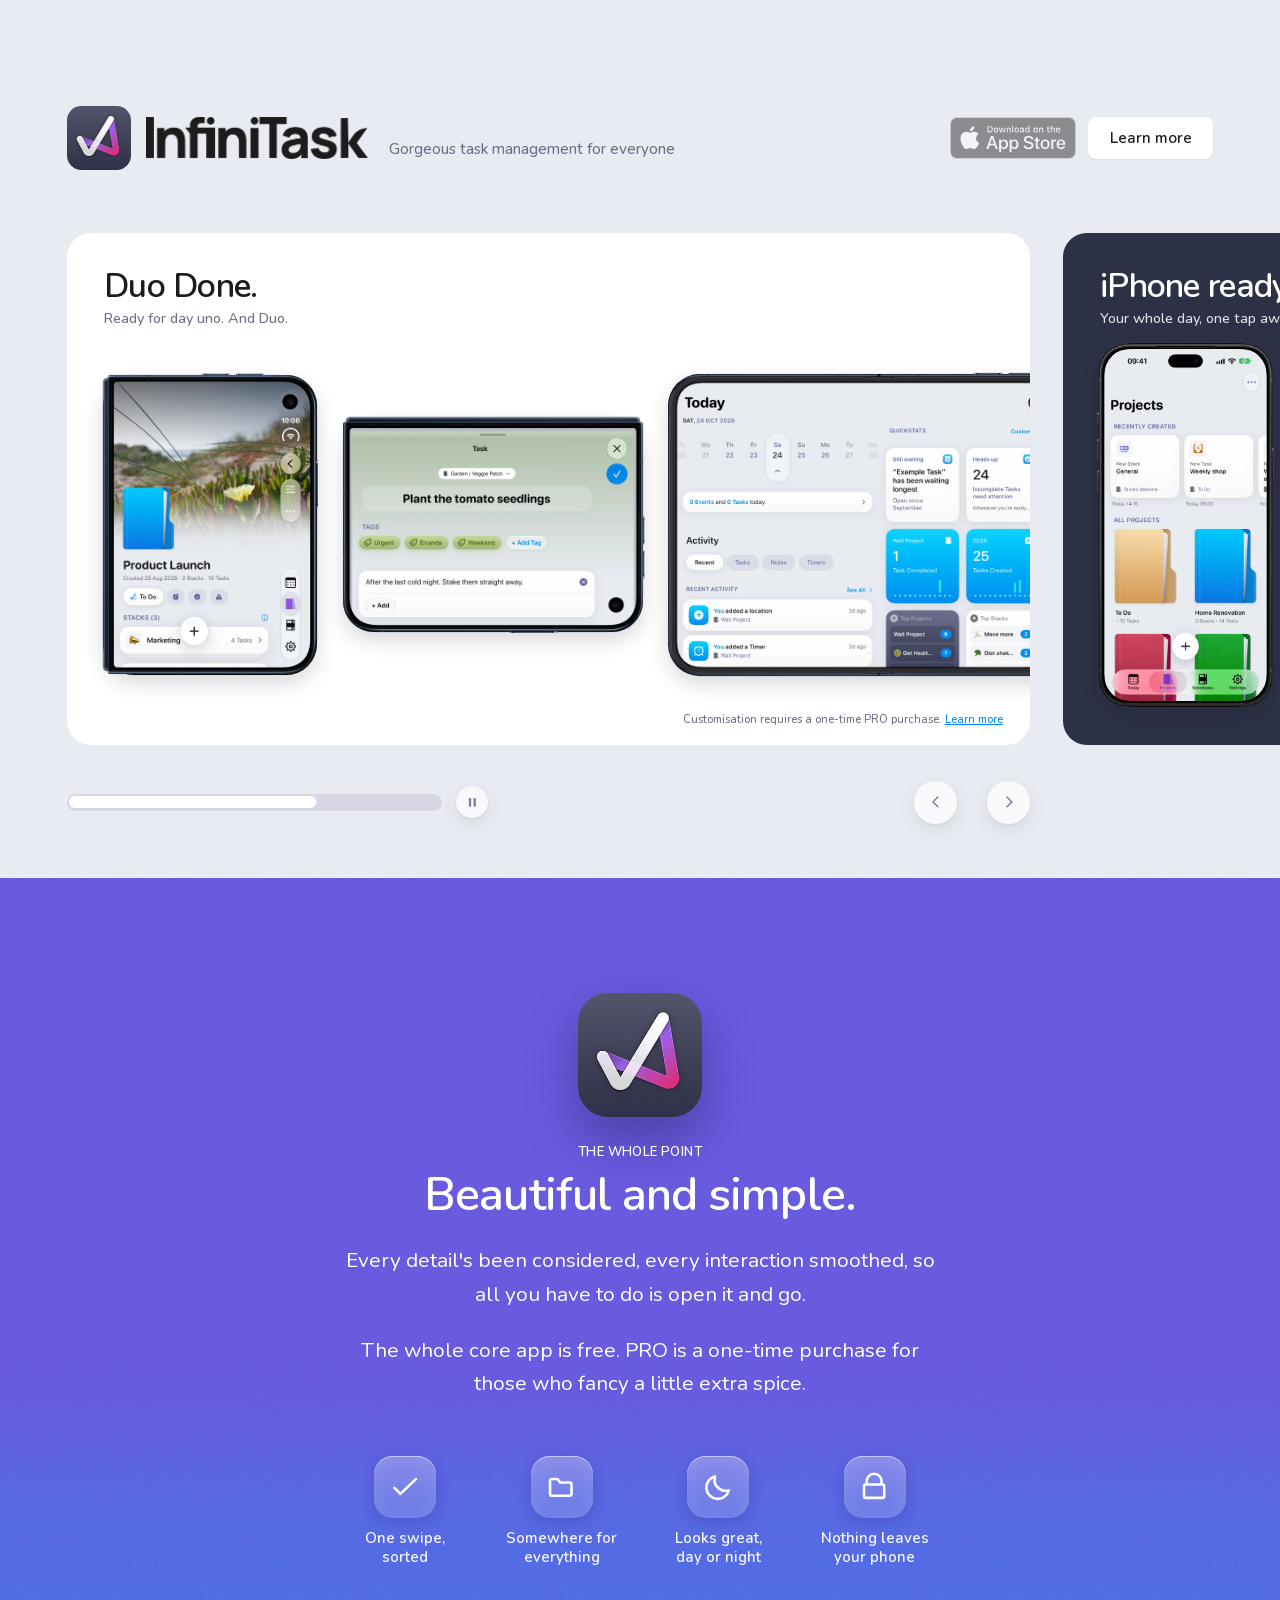
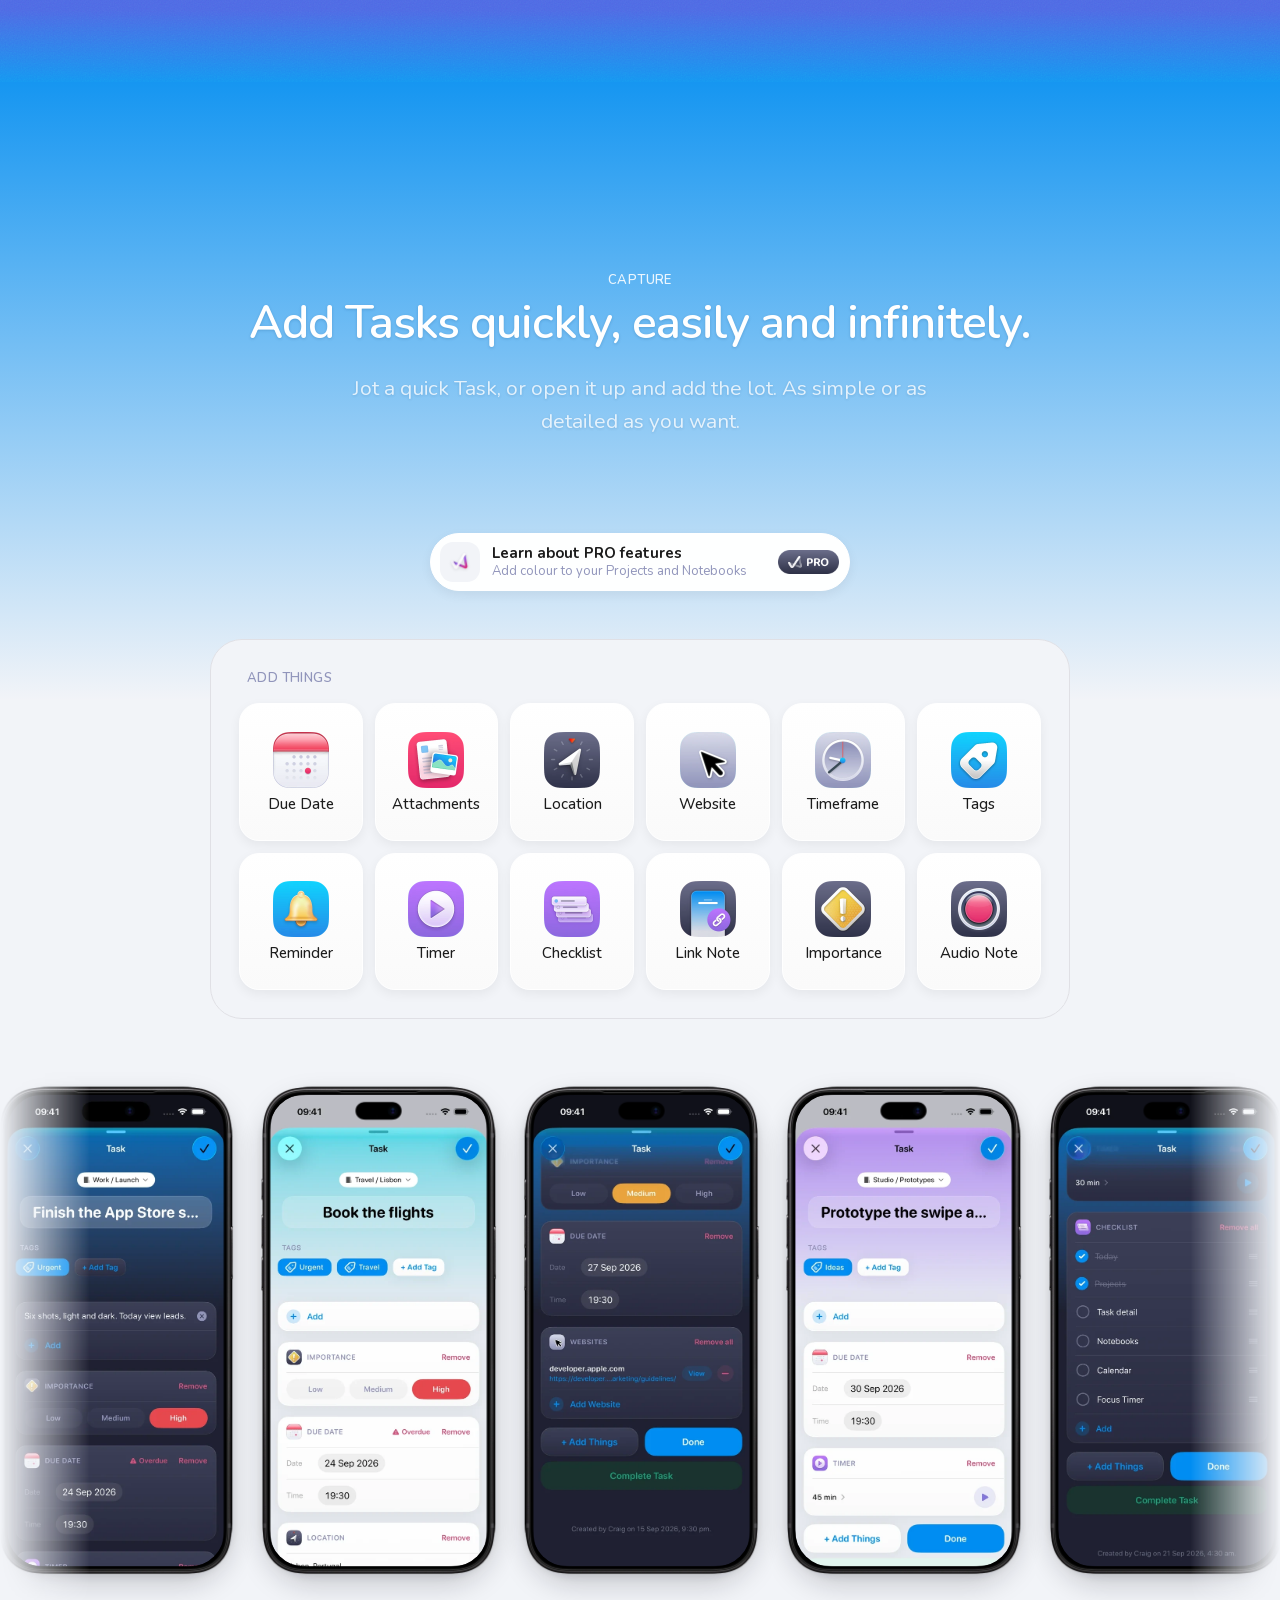
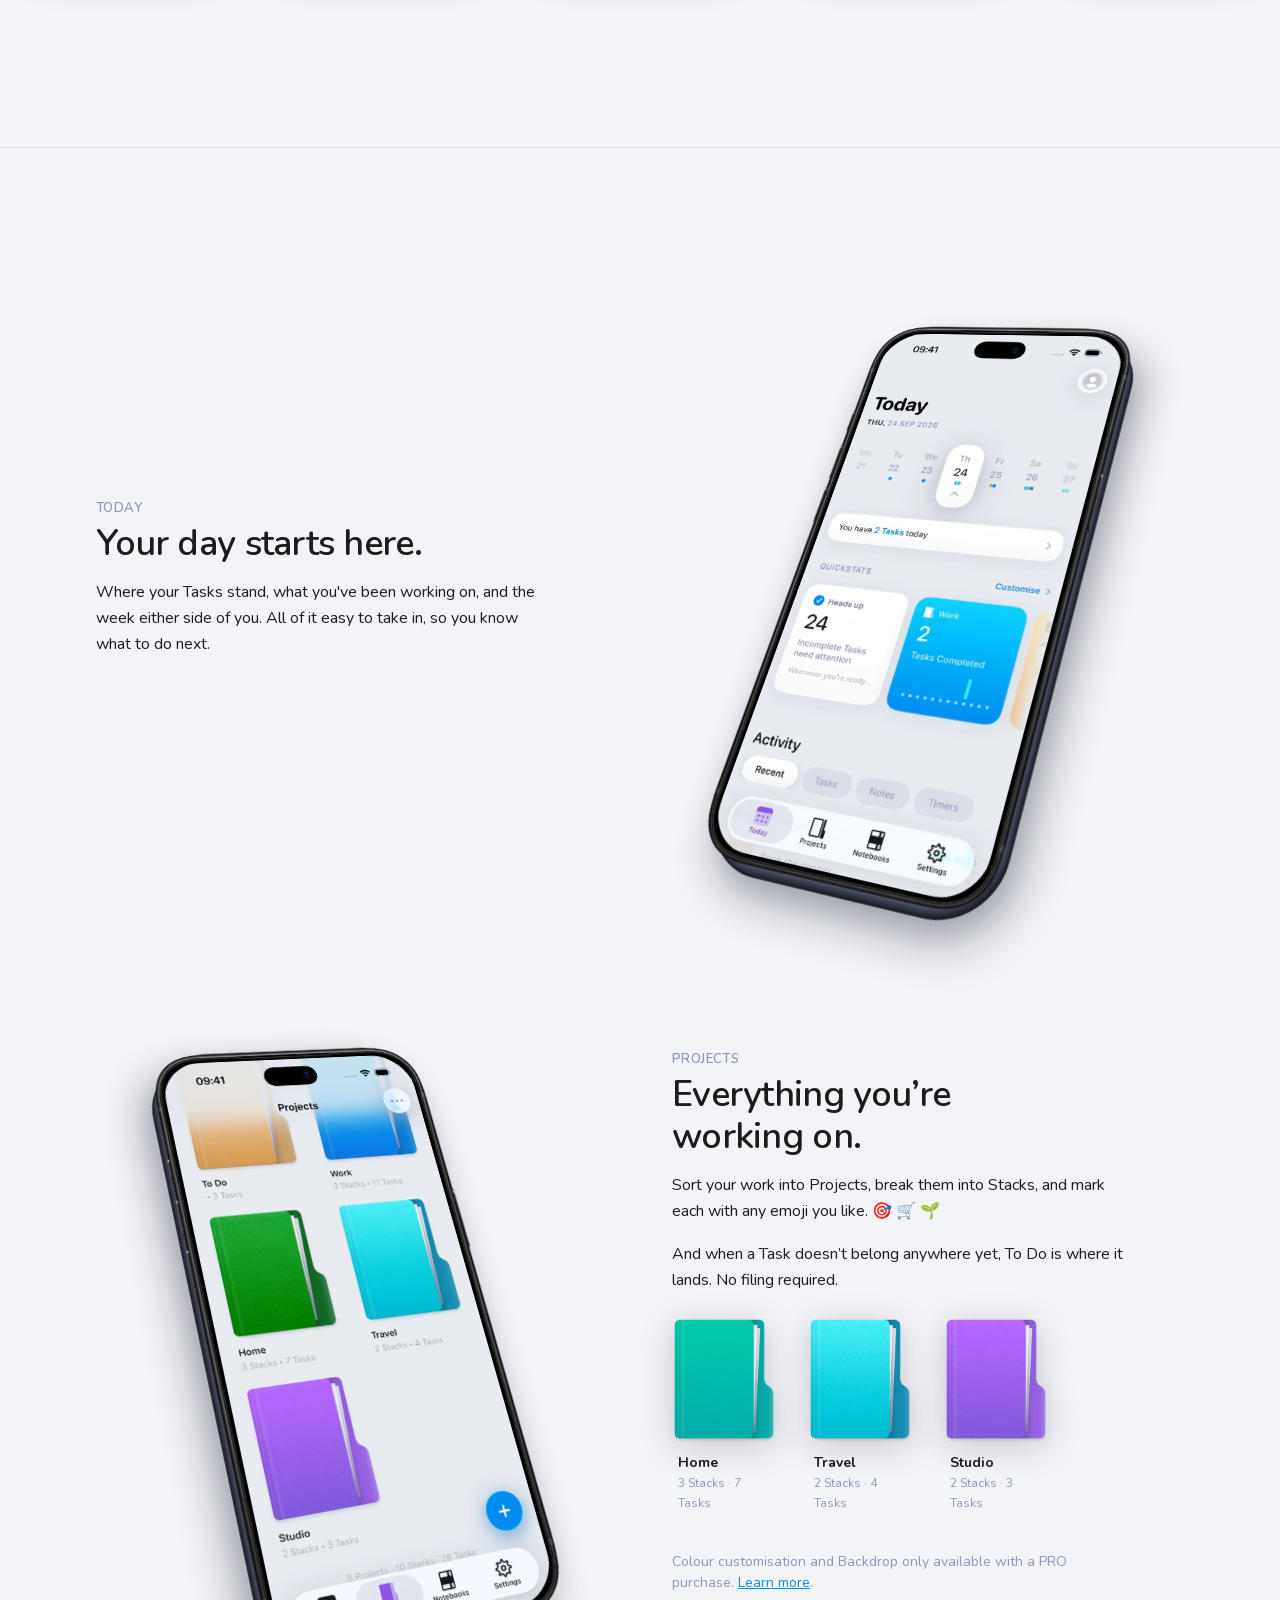
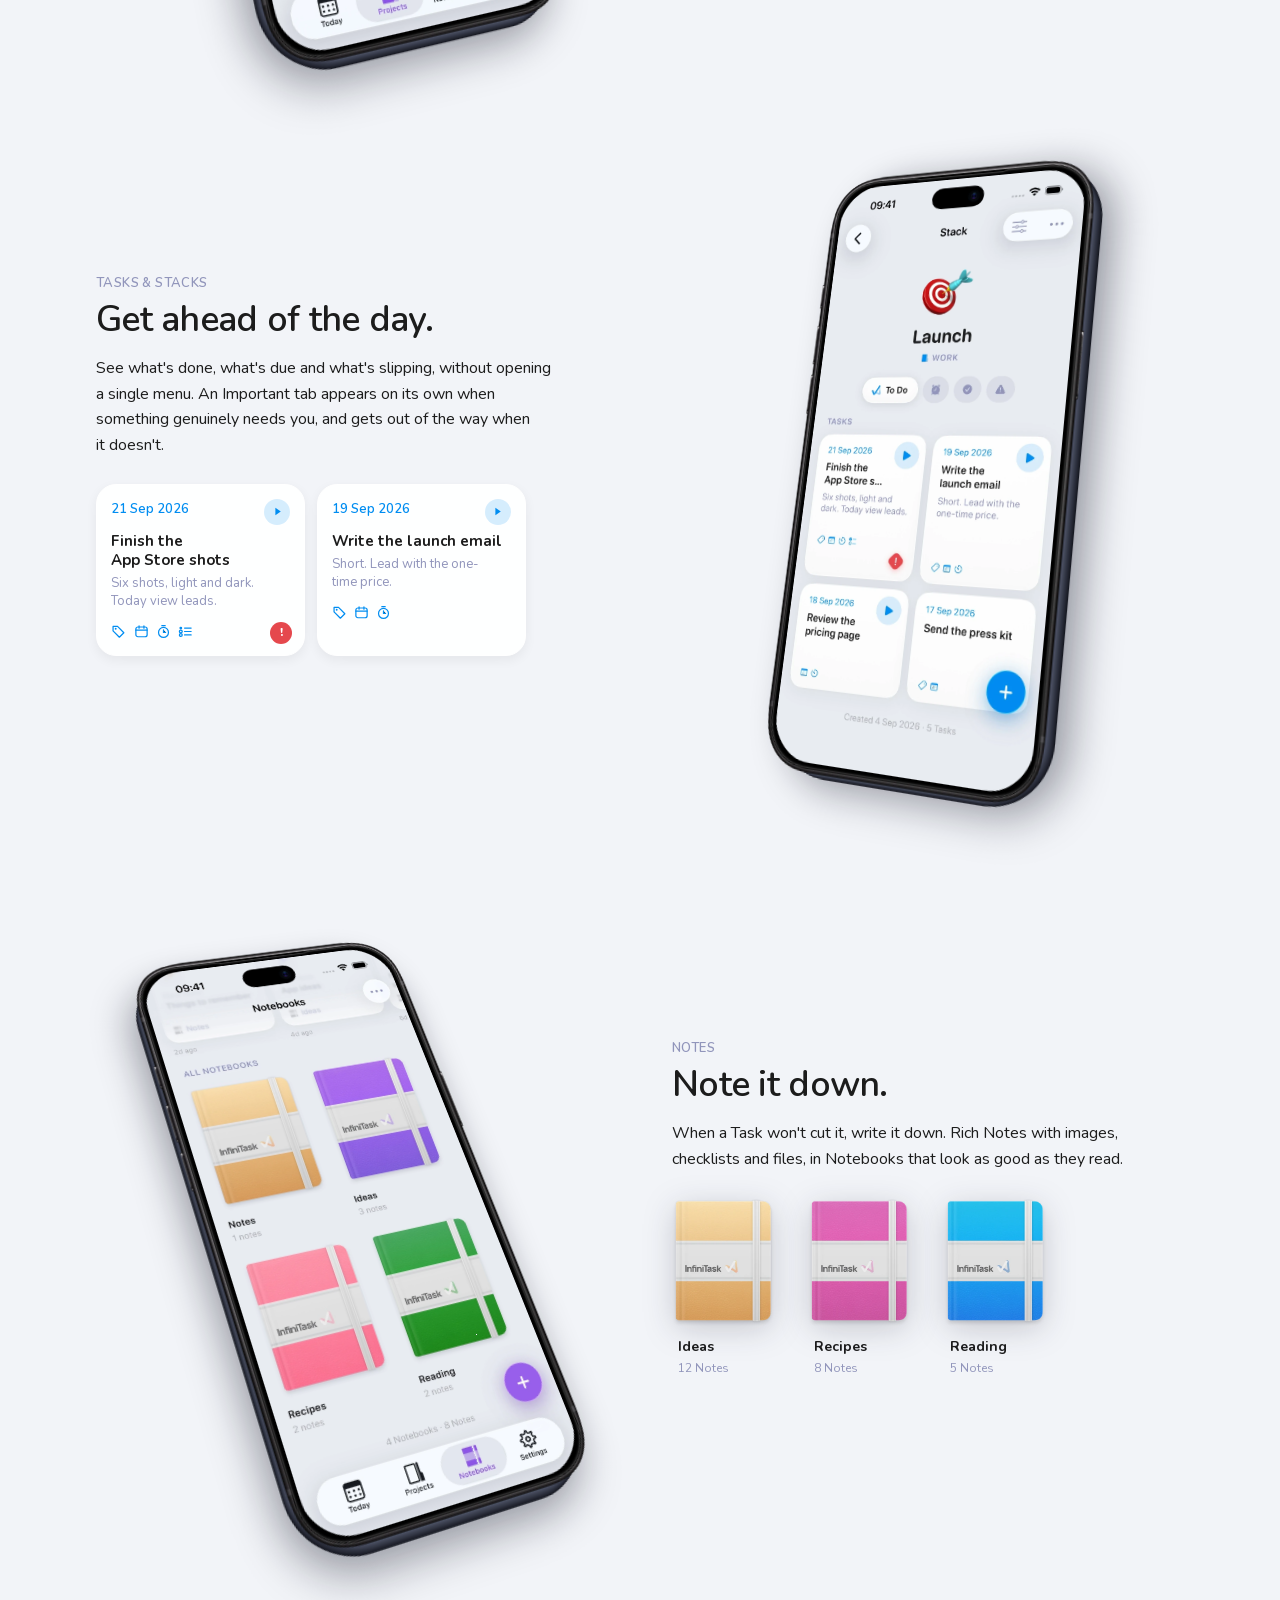
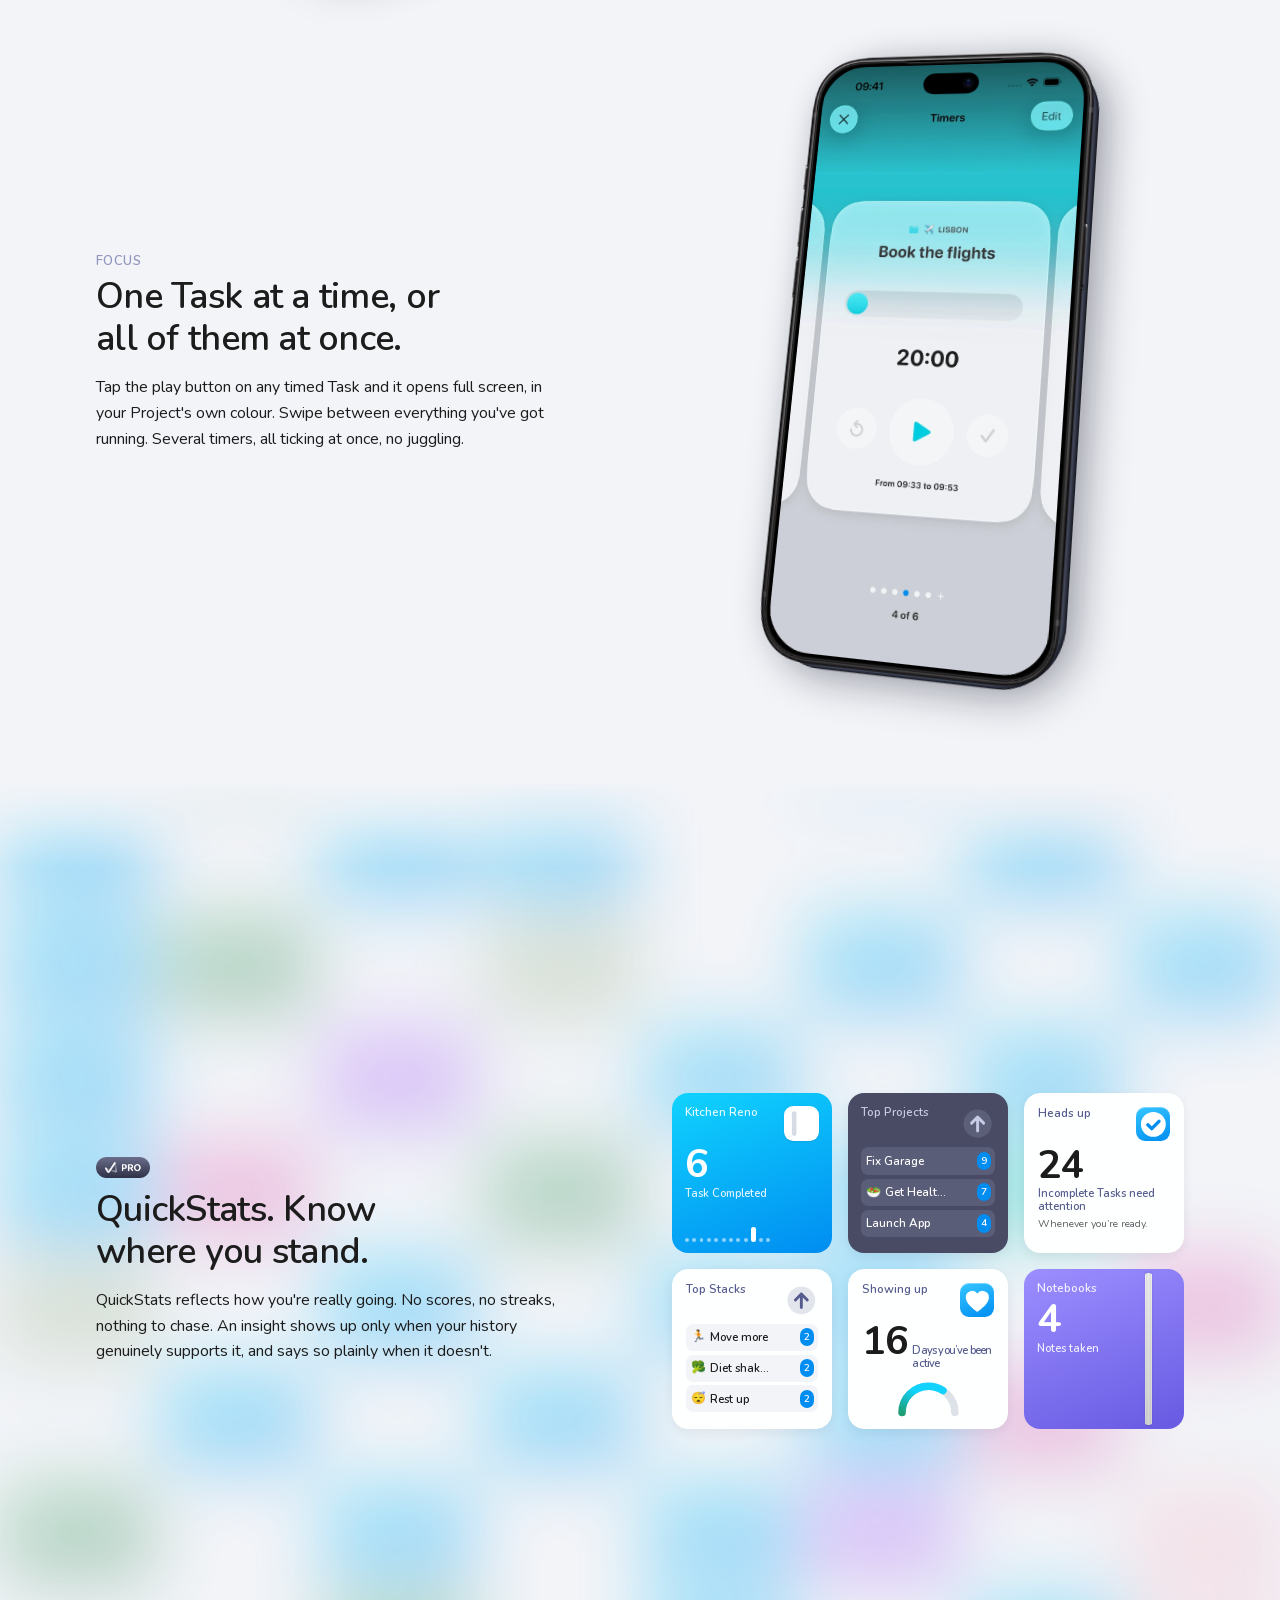
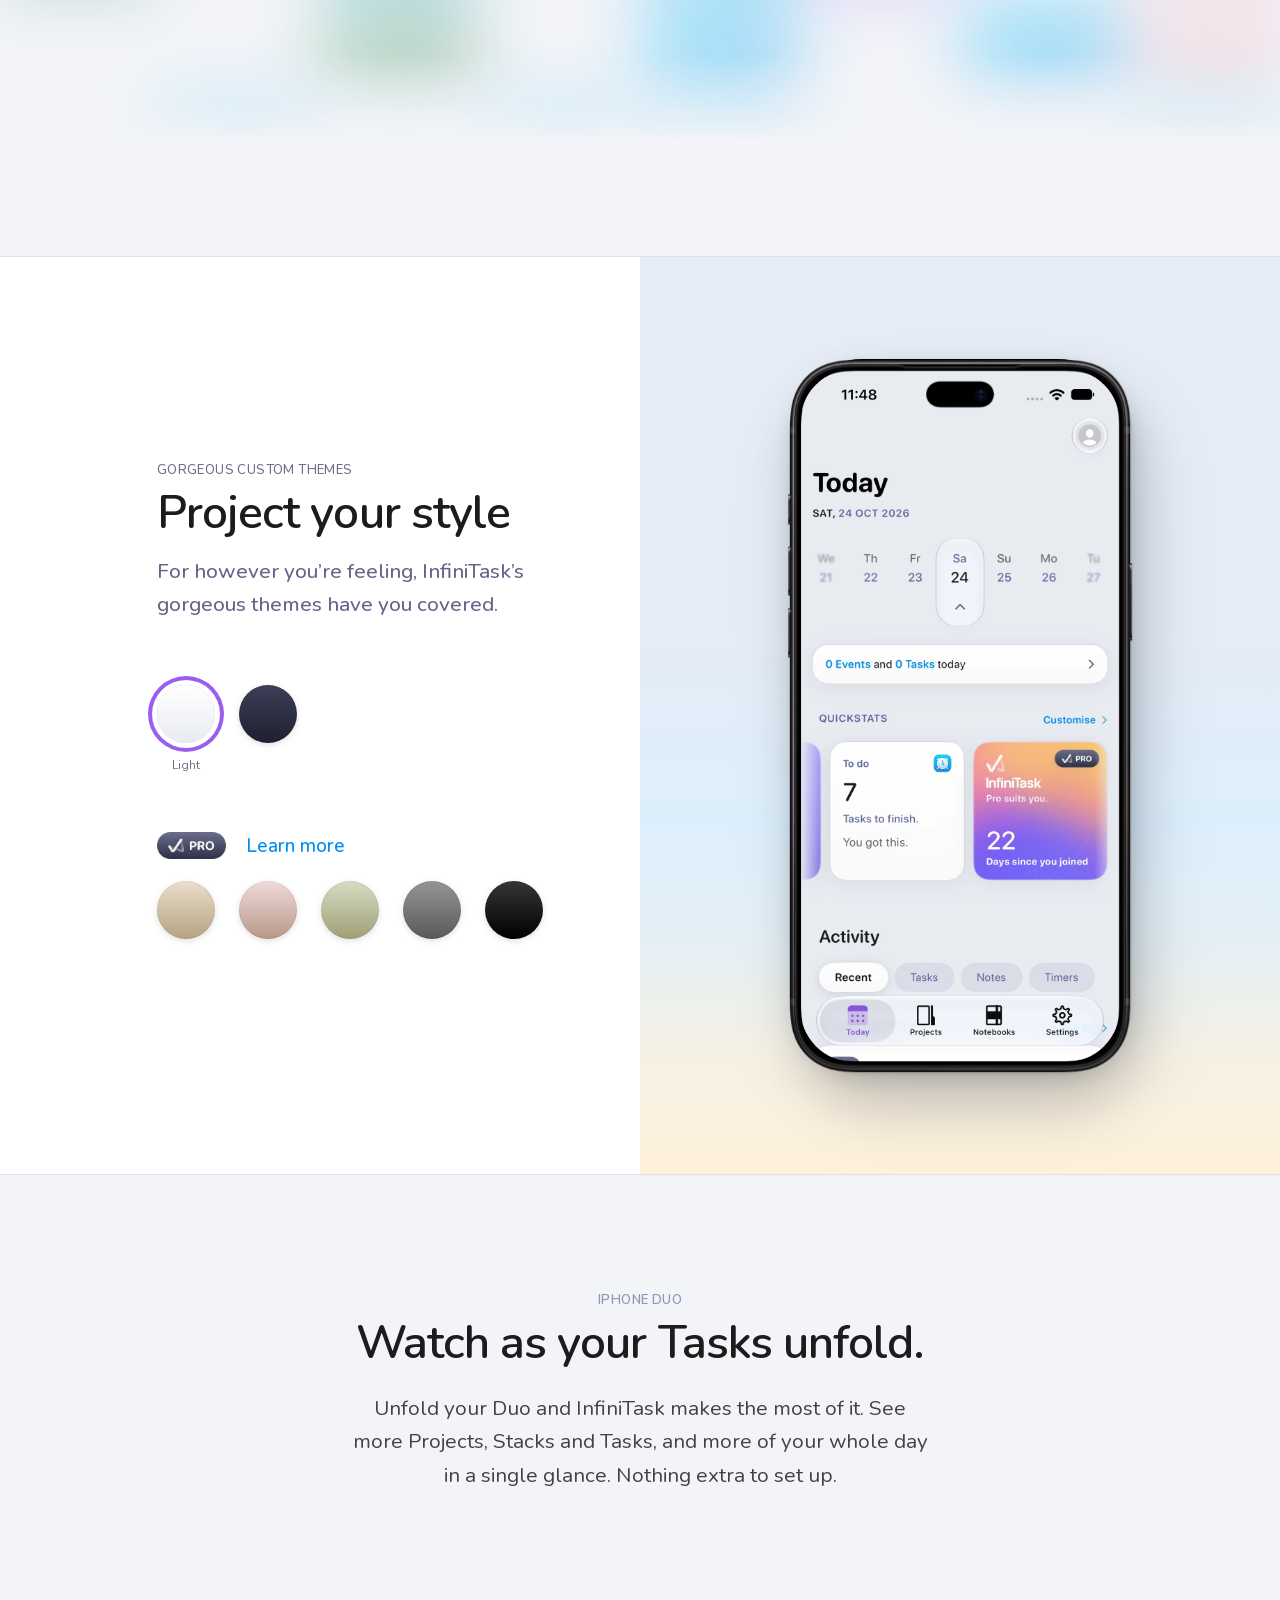
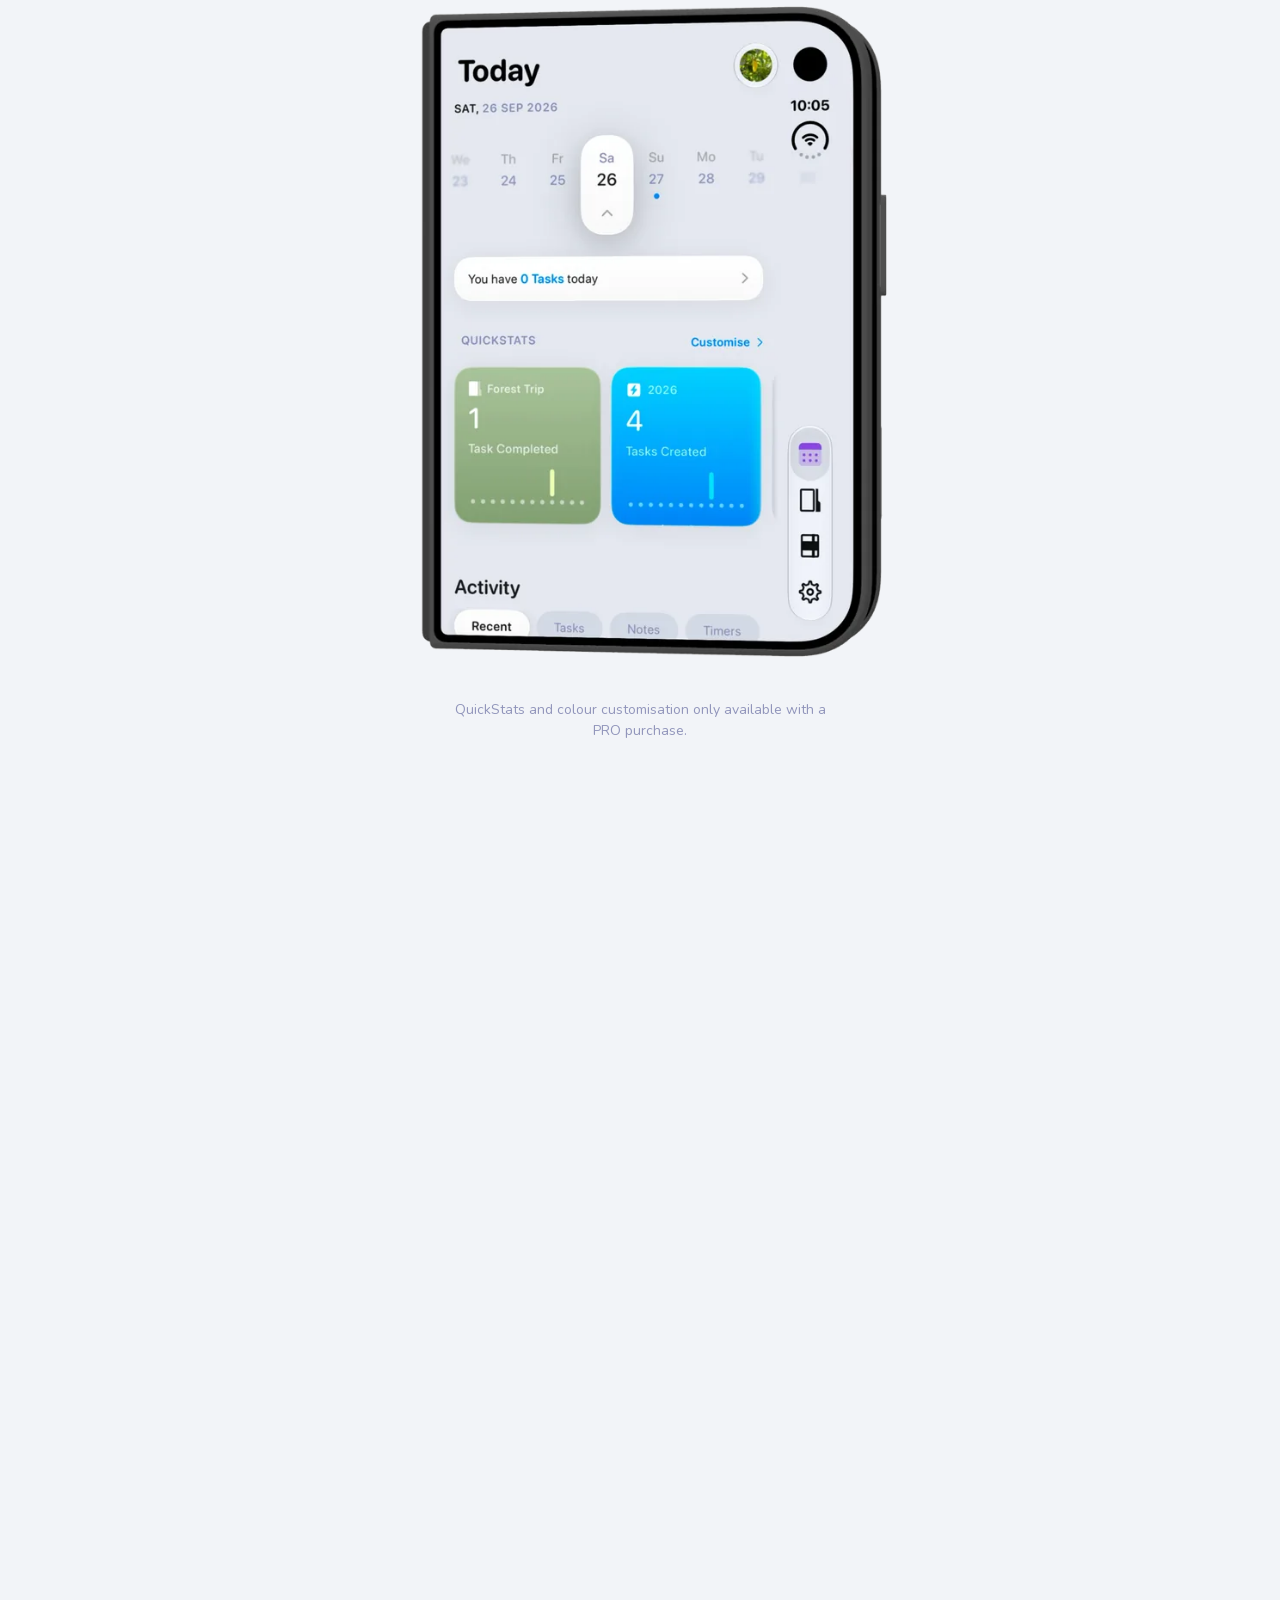
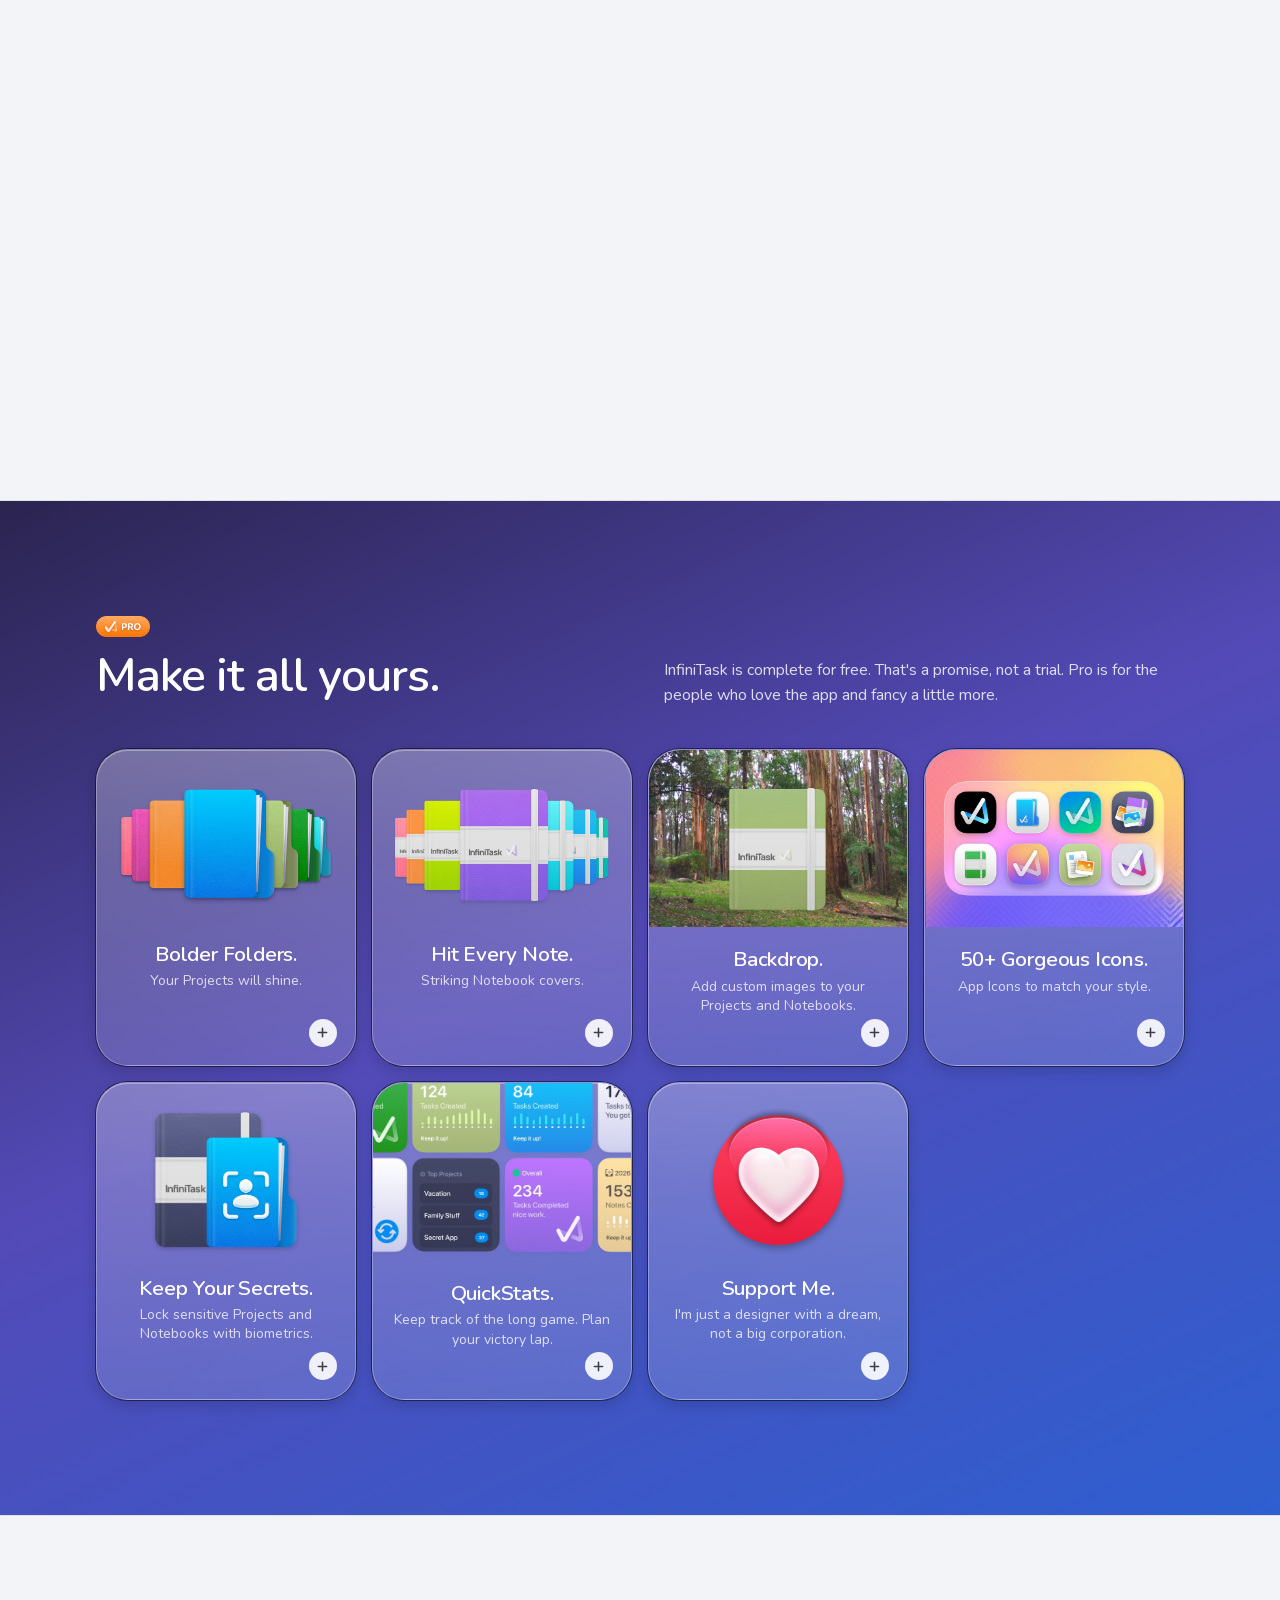
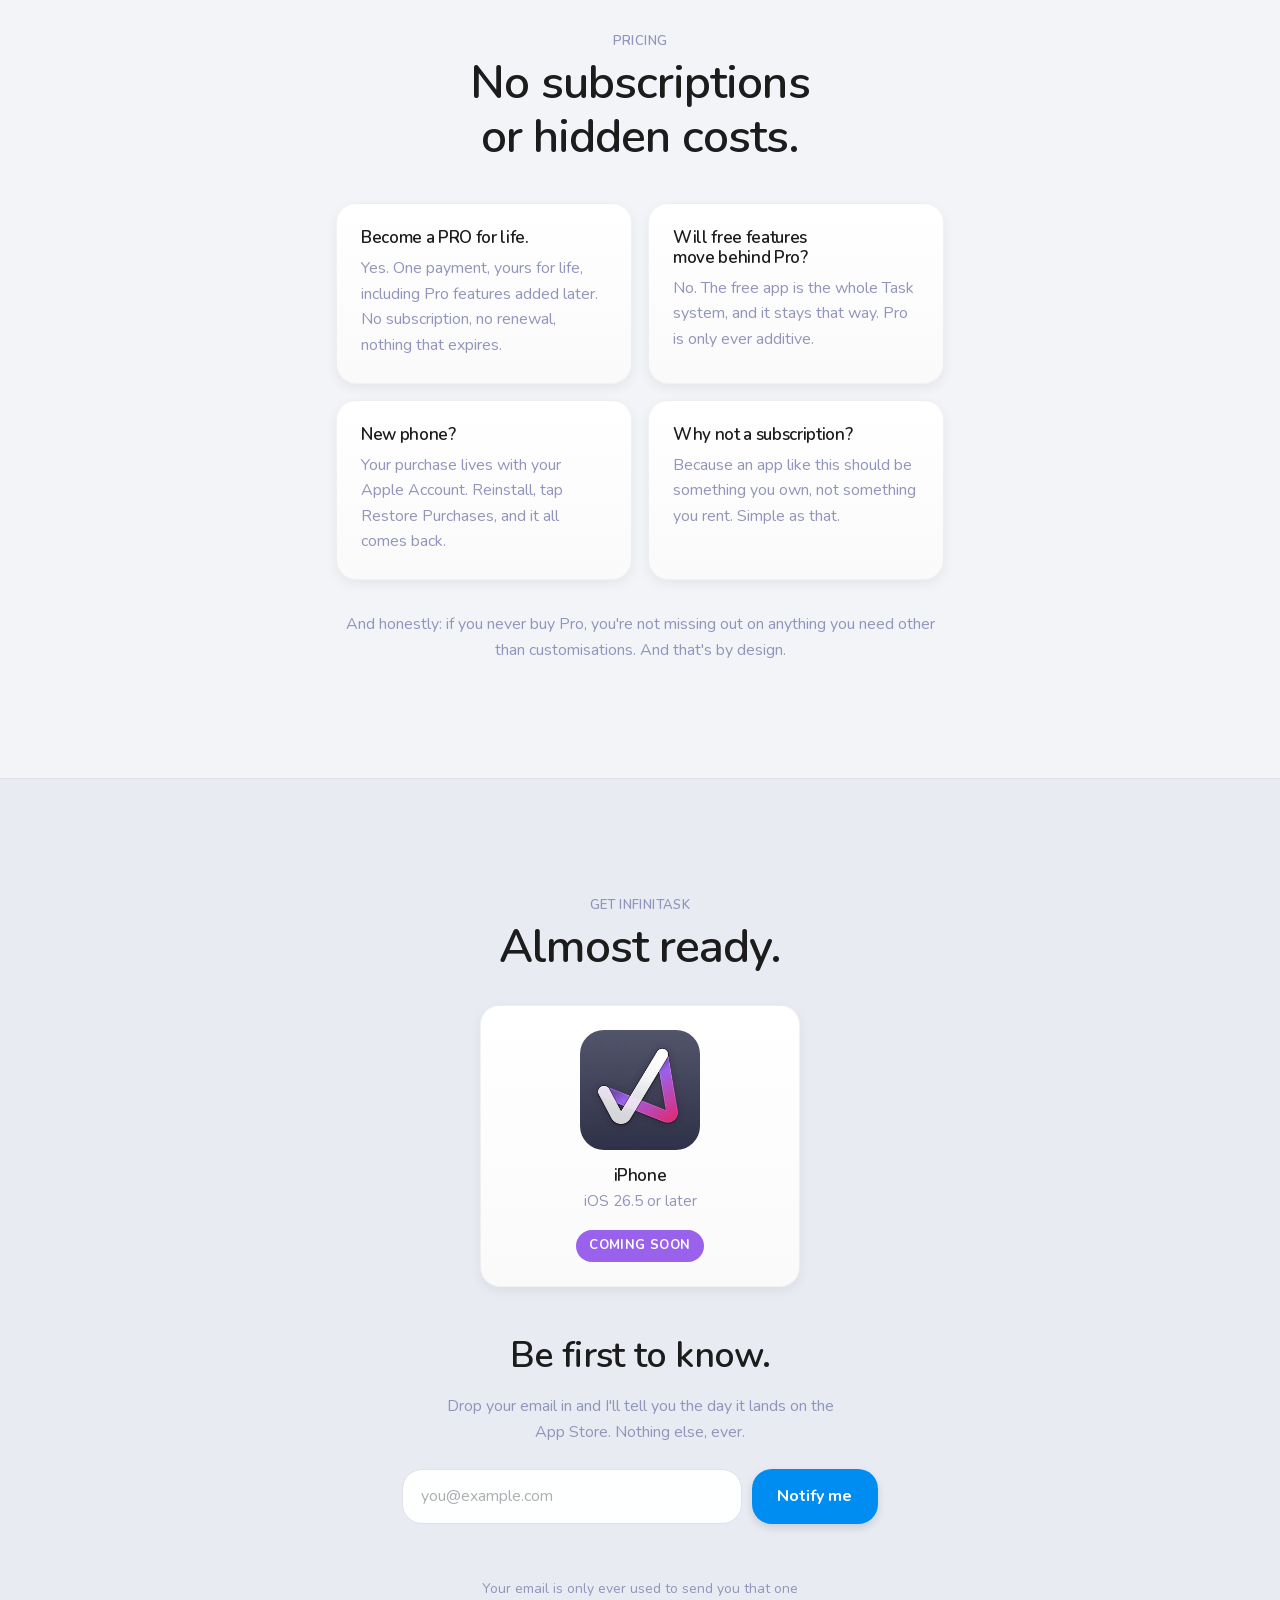
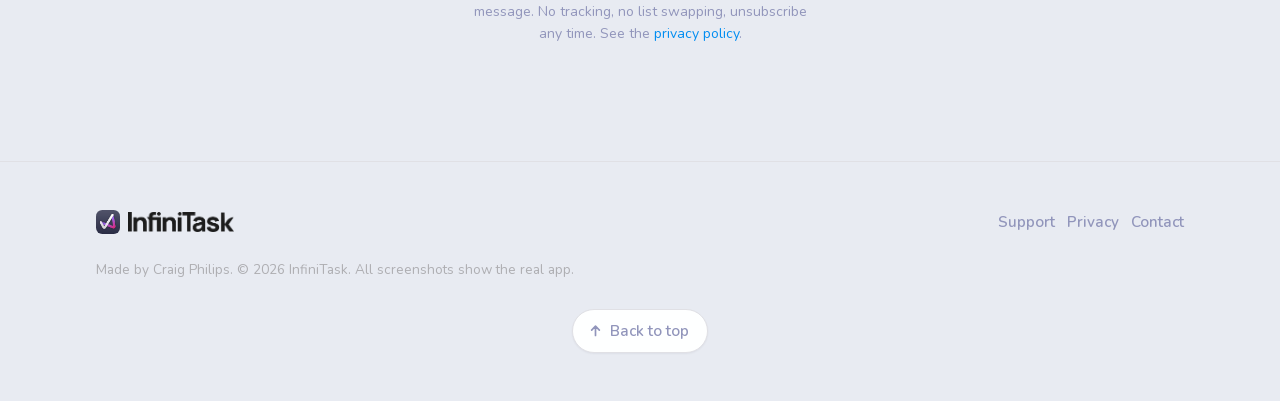
<file: index.html>
<!DOCTYPE html>
<html lang="en-GB">
<head>
<meta charset="utf-8">
<meta name="viewport" content="width=device-width, initial-scale=1">
<title>InfiniTask — Gorgeous task management for everyone</title>
<meta name="description" content="Most task apps make you choose between beautiful and simple. InfiniTask doesn't. Coming soon to the App Store. One purchase, no subscription.">
<link rel="icon" href="img/icon/favicon-32.png" sizes="32x32">
<link rel="apple-touch-icon" href="img/icon/apple-touch-icon.png">
<!-- Split by scheme. One flat purple meant the chrome matched neither the
     light page nor the dark one, and on iOS the status bar sits directly on
     top of the page as the address bar minimises. These are --app-bg, so it
     meets the page ground wherever the reader has scrolled to. -->
<meta name="theme-color" media="(prefers-color-scheme: light)" content="#E8EBF2">
<meta name="theme-color" media="(prefers-color-scheme: dark)" content="#1E2030">
<meta property="og:title" content="InfiniTask — Gorgeous task management for everyone">
<meta property="og:description" content="Meticulously crafted to let you just get things done.">
<meta property="og:image" content="img/icon/icon-512.png">
<meta property="og:type" content="website">
<script>document.documentElement.className += ' js';</script>
<link rel="stylesheet" href="css/site.css?v=20261115181500">
</head>
<body>

<div class="veil" aria-hidden="true"><i></i><i></i><i></i><i></i><i></i><i></i></div>

<header class="nav nav--reveal" id="nav">
  <!-- Brand pill, top left: wide windows only, and only once you have
       scrolled (see .nav__brand in site.css). -->
  <a class="nav__brand nav__pill" href="#top" aria-label="InfiniTask home">
    <img class="nav__mark" src="img/icon/app-icon.webp" alt="" width="460" height="460">
    <span class="nav__word">InfiniTask</span>
  </a>
  <nav class="nav__links nav__pill" aria-label="Main">
    <a class="nav__home" href="#top" aria-label="Home" title="Home"><svg viewBox="0 0 20 20" aria-hidden="true" focusable="false"><path d="M2.7 9.1 10 3.1l7.3 6M4.7 7.7v8.1c0 .5.4.9.9.9h8.8c.5 0 .9-.4.9-.9V7.7" fill="none" stroke="currentColor" stroke-width="1.7" stroke-linecap="round" stroke-linejoin="round"/></svg></a>
    <a href="#features">Features</a>
    <a href="#duo">Duo</a>
    <a href="#pro">Pro</a>
    <a href="support.html">Support</a>
      <a class="nav__cta" href="#get">Get</a>
  </nav>
</header>

<main>

  <!-- ============================================ start
       The first screen, laid out from Craig's mock (2026-11-15) and modelled
       on apple.com/iphone: the brand and two buttons across the top, then a
       row of three cards, one per device, that moves along on a timer. The
       progress bar bottom left fills across all three; the arrows bottom right
       step through them. Without JS the row still scrolls and swipes.
       The purple that used to rise from the foot of this section as you
       scrolled was taken out (Craig, 2026-11-15). -->
  <section class="start" id="top" data-veil="#E8EBF2">
    <div class="start__head">
      <div class="start__brand">
        <img class="start__icon" src="img/icon/app-icon.webp" alt="" width="460" height="460" loading="eager">
        <div class="start__names">
          <h1 class="start__wordmark">InfiniTask</h1>
          <p class="start__sub">Gorgeous task management for everyone</p>
        </div>
      </div>

      <p class="start__actions">
        <!-- Apple's App Store badge in place of the black button, greyed out
             and not a link until launch, for App Store submission (Craig,
             2026-11-15). At launch, make the span an <a> to the listing and
             drop start__store--soon. The black badge shows on a light page and
             the white one on a dark page, as the black button did. -->
        <span class="start__store start__store--soon">
          <img class="start__store-light" src="img/badge/download-on-the-app-store.svg"
               alt="Download on the App Store, coming soon" width="120" height="40">
          <img class="start__store-dark" src="img/badge/download-on-the-app-store-white.svg"
               alt="Download on the App Store, coming soon" width="120" height="40">
        </span>
        <a class="start__cta start__cta--more" href="#point">Learn more</a>
      </p>
    </div>

    <div class="tour" role="region" aria-roledescription="carousel" aria-label="InfiniTask on iPhone Duo, iPhone and iPad">
      <div class="tour__track" id="tour-track" aria-live="off">

        <article class="tour__card tour__card--duo" role="group" aria-roledescription="slide" aria-label="1 of 3: iPhone Duo">
          <div class="tour__copy">
            <h2 class="tour__title">Duo Done.</h2>
            <p class="tour__sub">Ready for day uno. And Duo.</p>
          </div>
          <div class="tour__stage">
            <div class="tour__dev tour__dev--duo-folded">
              <img src="img/shots/50-hero-duo-folded.webp" alt="InfiniTask on a folded iPhone Duo, showing the Product Launch Project over a photo of dune grass." width="900" height="1306" loading="eager">
            </div>
            <div class="tour__dev tour__dev--duo-land">
              <img src="img/shots/51-hero-duo-folded-land.webp" alt="A folded iPhone Duo on its side, showing the Task Plant the tomato seedlings with its Tags." width="1300" height="896" loading="eager">
            </div>
            <div class="tour__dev tour__dev--duo">
              <img src="img/shots/42-start-duo.webp" alt="InfiniTask on an opened iPhone Duo, showing Today with Activity on the left and QuickStats on the right." width="2000" height="1407" loading="eager">
            </div>
          </div>
          <p class="tour__note">Customisation requires a one-time PRO purchase. <a href="#pro">Learn more</a></p>
        </article>

        <article class="tour__card tour__card--phone" role="group" aria-roledescription="slide" aria-label="2 of 3: iPhone">
          <div class="tour__copy">
            <h2 class="tour__title">iPhone ready.</h2>
            <p class="tour__sub">Your whole day, one tap away.</p>
          </div>
          <div class="tour__stage">
            <div class="tour__dev tour__dev--phone">
              <img src="img/shots/52-hero-iphone-projects.webp" alt="The Projects screen on iPhone, with recently created Stacks and Tasks above a folder for each Project." width="920" height="2000" loading="lazy">
            </div>
            <div class="tour__dev tour__dev--phone">
              <img src="img/shots/53-hero-iphone-notebooks.webp" alt="The Notebooks library on iPhone in the Moon Grey theme, with recently created Notes above each Notebook's cover." width="920" height="2000" loading="lazy">
            </div>
            <div class="tour__dev tour__dev--phone">
              <img src="img/shots/54-hero-iphone-journal.webp" alt="The Travel Journal Notebook on iPhone, its blue cover over a beach photo, with Notes from the bay and a Kyoto wish list." width="920" height="2000" loading="lazy">
            </div>
            <div class="tour__dev tour__dev--phone">
              <img src="img/shots/55-hero-iphone-add-things.webp" alt="The Add Things sheet on iPhone, offering a Due Date, Attachments, an Audio Note, a Location, a Website, a Timeframe, a Reminder and a Timer." width="920" height="2000" loading="lazy">
            </div>
          </div>
          <p class="tour__note">Customisation requires a one-time PRO purchase. <a href="#pro">Learn more</a></p>
        </article>

        <article class="tour__card tour__card--pad" role="group" aria-roledescription="slide" aria-label="3 of 3: iPad">
          <div class="tour__copy">
            <h2 class="tour__title">Big screen, check.</h2>
            <p class="tour__sub">Available on iPad, wherever you go.</p>
          </div>
          <div class="tour__stage">
            <div class="tour__dev tour__dev--pad">
              <img src="img/shots/40-start-ipad.webp" alt="InfiniTask on iPad in the Moon Grey theme, showing the Home Renovation Project with its Tasks and recent attachments under a waterfall photo." width="1379" height="2000" loading="lazy">
            </div>
            <div class="tour__dev tour__dev--pad-land">
              <img src="img/shots/56-hero-ipad-land.webp" alt="Today on iPad in landscape, with recent Activity on the left and QuickStats on the right." width="2000" height="1500" loading="lazy">
            </div>
          </div>
          <p class="tour__note">Customisation requires a one-time PRO purchase. <a href="#pro">Learn more</a></p>
        </article>

      </div>

      <div class="tour__controls">
        <div class="tour__time">
          <div class="tour__bar">
            <span class="tour__fill-clip" aria-hidden="true"><i class="tour__fill"></i></span>
            <button class="tour__seg" type="button" data-go="0" aria-controls="tour-track" aria-label="Show iPhone Duo" aria-current="true"></button>
            <button class="tour__seg" type="button" data-go="1" aria-controls="tour-track" aria-label="Show iPhone"></button>
            <button class="tour__seg" type="button" data-go="2" aria-controls="tour-track" aria-label="Show iPad"></button>
          </div>
          <button class="tour__pause" type="button" aria-controls="tour-track" aria-label="Pause the tour">
            <svg class="tour__icon-pause" viewBox="0 0 20 20" aria-hidden="true" focusable="false"><rect x="5.2" y="4" width="3.2" height="12" rx="1.1" fill="currentColor"/><rect x="11.6" y="4" width="3.2" height="12" rx="1.1" fill="currentColor"/></svg>
            <svg class="tour__icon-play" viewBox="0 0 20 20" aria-hidden="true" focusable="false"><path d="M6.6 4.6c0-.9 1-1.4 1.7-.9l7.3 4.9c.7.4.7 1.4 0 1.8l-7.3 4.9c-.7.5-1.7 0-1.7-.9z" fill="currentColor"/></svg>
          </button>
        </div>
        <div class="tour__arrows">
          <button class="tour__arrow tour__arrow--prev" type="button" aria-controls="tour-track" aria-label="Previous">
            <svg viewBox="0 0 24 24" aria-hidden="true" focusable="false"><path d="M14.6 5.4 8 12l6.6 6.6" fill="none" stroke="currentColor" stroke-width="2" stroke-linecap="round" stroke-linejoin="round"/></svg>
          </button>
          <button class="tour__arrow tour__arrow--next" type="button" aria-controls="tour-track" aria-label="Next">
            <svg viewBox="0 0 24 24" aria-hidden="true" focusable="false"><path d="M9.4 5.4 16 12l-6.6 6.6" fill="none" stroke="currentColor" stroke-width="2" stroke-linecap="round" stroke-linejoin="round"/></svg>
          </button>
        </div>
      </div>
    </div>
  </section>

  <!-- ============================================ thesis -->
  <section class="band band--bridge" id="point" data-veil="#6657DE">
    <div class="wrap wrap--reading center reveal">
      <img class="brand-logo" src="img/icon/app-icon.webp" alt="" width="460" height="460" loading="lazy">
      <p class="section-label">The whole point</p>
      <h2>Beautiful and simple.</h2>
      <p class="lede">Every detail's been considered, every interaction smoothed, so all you have to do is open it and go.</p>
      <p class="lede">The whole core app is free. PRO is a one-time purchase for those who fancy a little extra spice.</p>

      <ul class="pillars">
        <li class="pillar">
          <span class="pillar__icon" aria-hidden="true">
            <svg viewBox="0 0 24 24"><path fill="none" stroke="currentColor" stroke-width="1.9" stroke-linecap="round" stroke-linejoin="round" d="M4 12.5l4.5 4.5L20 6"/></svg>
          </span>
          <span class="pillar__label">One swipe,<br>sorted</span>
        </li>
        <li class="pillar">
          <span class="pillar__icon" aria-hidden="true">
            <svg viewBox="0 0 24 24"><path fill="none" stroke="currentColor" stroke-width="1.9" stroke-linecap="round" stroke-linejoin="round" d="M3 7.5A1.5 1.5 0 014.5 6h4l2 2.5h7A1.5 1.5 0 0119 10v7a1.5 1.5 0 01-1.5 1.5h-13A1.5 1.5 0 013 17z"/></svg>
          </span>
          <span class="pillar__label">Somewhere for<br>everything</span>
        </li>
        <li class="pillar">
          <span class="pillar__icon" aria-hidden="true">
            <svg viewBox="0 0 24 24"><path fill="none" stroke="currentColor" stroke-width="1.9" stroke-linecap="round" stroke-linejoin="round" d="M20 14.3A8.2 8.2 0 019.7 4 8.5 8.5 0 1020 14.3z"/></svg>
          </span>
          <span class="pillar__label">Looks great,<br>day or night</span>
        </li>
        <li class="pillar">
          <span class="pillar__icon" aria-hidden="true">
            <svg viewBox="0 0 24 24"><path fill="none" stroke="currentColor" stroke-width="1.9" stroke-linecap="round" stroke-linejoin="round" d="M6.5 10V7.5a5.5 5.5 0 0111 0V10M5.5 10h13a1 1 0 011 1v8a1 1 0 01-1 1h-13a1 1 0 01-1-1v-8a1 1 0 011-1z"/></svg>
          </span>
          <span class="pillar__label">Nothing leaves<br>your phone</span>
        </li>
      </ul>
    </div>
  </section>

  <!-- ============================================ features -->
  <section class="band band--tint band--edge" id="features">
    <div class="wrap wrap--wide">

      <div class="capture">
        <div class="capture__sky">
          <div class="capture__intro">
            <p class="section-label">Capture</p>
            <h3>Add Tasks quickly, easily and infinitely.</h3>
            <p class="lede capture__lede">Jot a quick Task, or open it up and add the lot. As simple or as detailed as you want.</p>
          </div>

          <a class="pro-note" href="#pro">
            <span class="pro-note__icon"><img src="img/icon/logo-colour.webp" alt="" width="96" height="92" loading="lazy"></span>
            <span class="pro-note__text">
              <b>Learn about PRO features</b>
              <i>Add colour to your Projects and Notebooks</i>
            </span>
            <img class="pro-note__badge" src="img/icon/pro-badge.webp" alt="" width="61" height="24" loading="lazy">
          </a>

          <div class="addthings">
            <p class="section-label addthings__label">Add Things</p>
            <ul class="addthings__grid">
              <li><button type="button" class="addthings__tile" data-thing="due"><img src="img/art/feat-due.webp" alt="" width="224" height="224" loading="lazy"><span>Due Date</span></button></li>
              <li><button type="button" class="addthings__tile" data-thing="files"><img src="img/art/feat-files.webp" alt="" width="224" height="224" loading="lazy"><span>Attachments</span></button></li>
              <li><button type="button" class="addthings__tile" data-thing="location"><img src="img/art/feat-location.webp" alt="" width="224" height="224" loading="lazy"><span>Location</span></button></li>
              <li><button type="button" class="addthings__tile" data-thing="website"><img src="img/art/feat-url.webp" alt="" width="224" height="224" loading="lazy"><span>Website</span></button></li>
              <li><button type="button" class="addthings__tile" data-thing="timeframe"><img src="img/art/feat-timeframe.webp" alt="" width="224" height="224" loading="lazy"><span>Timeframe</span></button></li>
              <li><button type="button" class="addthings__tile" data-thing="tags"><img src="img/art/feat-tags.webp" alt="" width="224" height="224" loading="lazy"><span>Tags</span></button></li>
              <li><button type="button" class="addthings__tile" data-thing="reminder"><img src="img/art/feat-reminder.webp" alt="" width="224" height="224" loading="lazy"><span>Reminder</span></button></li>
              <li><button type="button" class="addthings__tile" data-thing="timer"><img src="img/art/feat-timer.webp" alt="" width="224" height="224" loading="lazy"><span>Timer</span></button></li>
              <li><button type="button" class="addthings__tile" data-thing="checklist"><img src="img/art/feat-checklist.webp" alt="" width="224" height="224" loading="lazy"><span>Checklist</span></button></li>
              <li><button type="button" class="addthings__tile" data-thing="linknote"><img src="img/art/feat-linknote.webp" alt="" width="224" height="224" loading="lazy"><span>Link Note</span></button></li>
              <li><button type="button" class="addthings__tile" data-thing="importance"><img src="img/art/feat-importance.webp" alt="" width="224" height="224" loading="lazy"><span>Importance</span></button></li>
              <li><button type="button" class="addthings__tile" data-thing="audionote"><img src="img/art/feat-audionote.webp" alt="" width="224" height="224" loading="lazy"><span>Audio Note</span></button></li>
            </ul>
          </div>
        </div>

        <div class="marquee" id="configMarquee">
          <div class="marquee__track">
            <figure class="marquee__item"><div class="device device--reel"><img src="img/reel/reel-1-appstore-dark.webp" alt="A Task called “Finish the App Store screenshots”, tagged Urgent, with Importance set to High and an overdue Due Date." width="560" height="1218" loading="lazy"></div></figure>
            <figure class="marquee__item"><div class="device device--reel"><img src="img/reel/reel-2-flights-light.webp" alt="A Task called “Book the flights”, tagged Urgent and Travel, with a Location in Lisbon." width="560" height="1218" loading="lazy"></div></figure>
            <figure class="marquee__item"><div class="device device--reel"><img src="img/reel/reel-3-presskit-dark.webp" alt="A Task called “Draft the press kit”, with Importance set to Medium and a Website attached." width="560" height="1218" loading="lazy"></div></figure>
            <figure class="marquee__item"><div class="device device--reel"><img src="img/reel/reel-4-prototype-light.webp" alt="A Task called “Prototype the swipe actions”, tagged Ideas, with a 45 minute Timer." width="560" height="1218" loading="lazy"></div></figure>
            <figure class="marquee__item"><div class="device device--reel"><img src="img/reel/reel-5-checklist-dark.webp" alt="The same Task further down, showing a Checklist half ticked off and a 30 minute Timer." width="560" height="1218" loading="lazy"></div></figure>
            <figure class="marquee__item"><div class="device device--reel"><img src="img/reel/reel-6-location-light.webp" alt="The same Task further down, showing its Location and a 20 minute Timer." width="560" height="1218" loading="lazy"></div></figure>
          </div>
        </div>
      </div>

      <div class="feature reveal">
        <div class="feature__text">
          <p class="section-label">Today</p>
          <h3>Your day starts here.</h3>
          <p>Where your Tasks stand, what you've been working on, and the week either side of you. All of it easy to take in, so you know what to do next.</p>
        </div>
        <div class="feature__art">
          <div class="device device--tilt-today"><img src="img/shots/01-today-light.webp" alt="The Today screen, showing a week of dates with today selected, a count of the Tasks due, QuickStats tiles and a recent Activity feed." width="960" height="2087" loading="lazy"></div>
        </div>
      </div>

      <div class="feature feature--flip reveal">
        <div class="feature__text">
          <p class="section-label">Projects</p>
          <h3>Everything you’re working on.</h3>
          <p>Sort your work into Projects, break them into Stacks, and mark each with any emoji you like. 🎯 🛒 🌱</p>
          <p>And when a Task doesn’t belong anywhere yet, To Do is where it lands. No filing required.</p>
          <div class="props props--covers" aria-hidden="true"><div class="prop cover" style="--d:0s"><img src="img/covers/folder-green.webp" alt="" width="300" height="359" loading="lazy"><span class="cover__name">Home</span><span class="cover__meta">3 Stacks &middot; 7 Tasks</span></div><div class="prop cover" style="--d:.09s"><img src="img/covers/folder-teal.webp" alt="" width="300" height="359" loading="lazy"><span class="cover__name">Travel</span><span class="cover__meta">2 Stacks &middot; 4 Tasks</span></div><div class="prop cover" style="--d:.18s"><img src="img/covers/folder-purple.webp" alt="" width="300" height="359" loading="lazy"><span class="cover__name">Studio</span><span class="cover__meta">2 Stacks &middot; 3 Tasks</span></div></div>
          <p class="pro-caveat">Colour customisation and Backdrop only available with a PRO purchase. <a href="#pro">Learn more</a>.</p>
        </div>
        <div class="feature__art">
          <div class="device device--tilt-organise"><img src="img/shots/03-projects-light.webp" alt="The Projects library, a grid of coloured folders named To Do, Work, Home, Travel and Studio." width="960" height="2087" loading="lazy"></div>
        </div>
      </div>

      <div class="feature reveal">
        <div class="feature__text">
          <p class="section-label">Tasks &amp; Stacks</p>
          <h3>Get ahead of the day.</h3>
          <p>See what's done, what's due and what's slipping, without opening a single menu. An Important tab appears on its own when something genuinely needs you, and gets out of the way when it doesn't.</p>
          <div class="props props--tasks" aria-hidden="true"><div class="prop tcard" style="--d:0s"><div class="tcard__top"><span class="tcard__date">21 Sep 2026</span><span class="tcard__play"><svg viewBox="0 0 16 16"><path d="M5.4 3.4 12 8l-6.6 4.6z" fill="currentColor"/></svg></span></div><p class="tcard__title">Finish the App&nbsp;Store shots</p><p class="tcard__note">Six shots, light and dark. Today view leads.</p><div class="tcard__icons"><svg viewBox="0 0 16 16"><path d="M2.2 7.4V2.6h4.8l6.7 6.7-4.8 4.8z" fill="none" stroke="currentColor" stroke-width="1.3" stroke-linejoin="round"/><circle cx="5" cy="5" r="1" fill="currentColor"/></svg><svg viewBox="0 0 16 16"><rect x="2" y="3.2" width="12" height="10.4" rx="2.2" fill="none" stroke="currentColor" stroke-width="1.3"/><path d="M2 6.6h12M5.4 2v2.4M10.6 2v2.4" stroke="currentColor" stroke-width="1.3" stroke-linecap="round"/></svg><svg viewBox="0 0 16 16"><circle cx="8" cy="9" r="5.3" fill="none" stroke="currentColor" stroke-width="1.3"/><path d="M8 6.2V9h2.2M6.2 1.8h3.6" stroke="currentColor" stroke-width="1.3" stroke-linecap="round"/></svg><svg viewBox="0 0 16 16"><path d="M7 4.3h7M7 8h7M7 11.7h7" stroke="currentColor" stroke-width="1.3" stroke-linecap="round"/><circle cx="3" cy="4.3" r="1.5" fill="currentColor"/><circle cx="3" cy="8" r="1.5" fill="none" stroke="currentColor" stroke-width="1.3"/><circle cx="3" cy="11.7" r="1.5" fill="none" stroke="currentColor" stroke-width="1.3"/></svg></div><span class="tcard__flag">!</span></div><div class="prop tcard" style="--d:.09s"><div class="tcard__top"><span class="tcard__date">19 Sep 2026</span><span class="tcard__play"><svg viewBox="0 0 16 16"><path d="M5.4 3.4 12 8l-6.6 4.6z" fill="currentColor"/></svg></span></div><p class="tcard__title">Write the launch email</p><p class="tcard__note">Short. Lead with the one-time price.</p><div class="tcard__icons"><svg viewBox="0 0 16 16"><path d="M2.2 7.4V2.6h4.8l6.7 6.7-4.8 4.8z" fill="none" stroke="currentColor" stroke-width="1.3" stroke-linejoin="round"/><circle cx="5" cy="5" r="1" fill="currentColor"/></svg><svg viewBox="0 0 16 16"><rect x="2" y="3.2" width="12" height="10.4" rx="2.2" fill="none" stroke="currentColor" stroke-width="1.3"/><path d="M2 6.6h12M5.4 2v2.4M10.6 2v2.4" stroke="currentColor" stroke-width="1.3" stroke-linecap="round"/></svg><svg viewBox="0 0 16 16"><circle cx="8" cy="9" r="5.3" fill="none" stroke="currentColor" stroke-width="1.3"/><path d="M8 6.2V9h2.2M6.2 1.8h3.6" stroke="currentColor" stroke-width="1.3" stroke-linecap="round"/></svg></div></div></div>
        </div>
        <div class="feature__art">
          <div class="device device--tilt-triage"><img src="img/shots/05b-tasks-light.webp" alt="A Stack of Tasks shown as cards, each with its date, content icons and a play button for its timer." width="960" height="2087" loading="lazy"></div>
        </div>
      </div>

      <div class="feature feature--flip reveal">
        <div class="feature__text">
          <p class="section-label">Notes</p>
          <h3>Note it down.</h3>
          <p>When a Task won't cut it, write it down. Rich Notes with images, checklists and files, in Notebooks that look as good as they read.</p>
          <div class="props props--covers" aria-hidden="true"><div class="prop cover" style="--d:0s"><img src="img/covers/cover-manilla.webp" alt="" width="300" height="373" loading="lazy"><span class="cover__name">Ideas</span><span class="cover__meta">12 Notes</span></div><div class="prop cover" style="--d:.09s"><img src="img/covers/cover-pink.webp" alt="" width="300" height="373" loading="lazy"><span class="cover__name">Recipes</span><span class="cover__meta">8 Notes</span></div><div class="prop cover" style="--d:.18s"><img src="img/covers/cover-blue.webp" alt="" width="300" height="373" loading="lazy"><span class="cover__name">Reading</span><span class="cover__meta">5 Notes</span></div></div>
        </div>
        <div class="feature__art">
          <div class="device device--tilt-write"><img src="img/shots/07-notebooks-light.webp" alt="The Notebooks library showing four branded notebook covers in manilla, purple, pink and green." width="960" height="2087" loading="lazy"></div>
        </div>
      </div>

      <div class="feature reveal">
        <div class="feature__text">
          <p class="section-label">Focus</p>
          <h3>One Task at a time, or all of them at once.</h3>
          <p>Tap the play button on any timed Task and it opens full screen, in your Project's own colour. Swipe between everything you've got running. Several timers, all ticking at once, no juggling.</p>
        </div>
        <div class="feature__art">
          <div class="device device--tilt-focus"><img src="img/shots/11-focus-timer-light.webp" alt="The full-screen Focus Timer showing a countdown of twenty minutes for the Task Book the flights." width="960" height="2087" loading="lazy"></div>
        </div>
      </div>

      <div class="feature reveal qs-feature">
        <div class="qs-fieldwrap" aria-hidden="true">
          <div class="qs-field"><i></i><i class="qf--forest"></i><i></i><i class="qf--blue"></i><i></i><i class="qf--blue"></i><i class="qf--blush"></i><i></i><i class="qf--blue"></i><i></i><i class="qf--blue"></i><i class="qf--blue"></i><i></i><i></i><i class="qf--blue"></i><i></i><i class="qf--blue"></i><i class="qf--forest"></i><i></i><i class="qf--sage"></i><i></i><i class="qf--blue"></i><i></i><i class="qf--blue"></i><i class="qf--blue"></i><i></i><i class="qf--purple"></i><i></i><i class="qf--blue"></i><i></i><i class="qf--blue"></i><i></i><i class="qf--blue"></i><i class="qf--pink"></i><i></i><i class="qf--forest"></i><i></i><i class="qf--blue"></i><i class="qf--teal"></i><i></i><i class="qf--sage"></i><i></i><i class="qf--blue"></i><i></i><i class="qf--blue"></i><i class="qf--blue"></i><i></i><i class="qf--pink"></i><i></i><i class="qf--blue"></i><i></i><i class="qf--blue"></i><i></i><i class="qf--blue"></i><i class="qf--pink"></i><i></i><i class="qf--forest"></i><i></i><i class="qf--blue"></i><i></i><i class="qf--blue"></i><i class="qf--purple"></i><i></i><i class="qf--blush"></i><i></i><i></i><i class="qf--forest"></i><i></i><i class="qf--blue"></i><i></i><i class="qf--blue"></i><i class="qf--blush"></i><i></i><i class="qf--blue"></i><i></i><i class="qf--blue"></i><i class="qf--blue"></i><i></i><i></i><i class="qf--blue"></i><i></i><i class="qf--blue"></i><i class="qf--forest"></i><i></i><i class="qf--sage"></i><i></i><i class="qf--blue"></i><i></i><i class="qf--blue"></i><i class="qf--blue"></i><i></i><i class="qf--purple"></i><i></i><i class="qf--blue"></i><i></i><i class="qf--blue"></i><i></i><i class="qf--blue"></i><i class="qf--pink"></i><i></i><i class="qf--forest"></i><i></i><i class="qf--blue"></i><i class="qf--teal"></i><i></i><i class="qf--sage"></i><i></i><i class="qf--blue"></i><i></i><i class="qf--blue"></i><i class="qf--blue"></i><i></i><i class="qf--pink"></i><i></i><i class="qf--blue"></i><i></i><i class="qf--blue"></i><i></i><i class="qf--blue"></i><i class="qf--pink"></i><i></i><i class="qf--forest"></i><i></i><i class="qf--blue"></i><i></i><i class="qf--blue"></i><i class="qf--purple"></i><i></i><i class="qf--blush"></i><i></i></div>
        </div>
        <div class="feature__text">
          <p class="section-label section-label--pro"><img src="img/icon/pro-badge.webp" alt="Pro feature" width="61" height="24" loading="lazy"></p>
          <h3>QuickStats. Know where you stand.</h3>
          <p>QuickStats reflects how you're really going. No scores, no streaks, nothing to chase. An insight shows up only when your history genuinely supports it, and says so plainly when it doesn't.</p>
        </div>
        <div class="feature__art">
        <div class="qs-grid" aria-hidden="true">
          <div class="qs qs--blue">
            <span class="qs__top"><span class="qs__label">Kitchen Reno</span><span class="qs__icon qs__icon--plain"><svg viewBox="0 0 24 24" aria-hidden="true"><rect x="5.4" y="3.6" width="13.2" height="16.8" rx="2.6" fill="#fff"/><rect x="5.4" y="3.6" width="3.1" height="16.8" rx="1.4" fill="#D7DBE6"/></svg></span></span>
            <span class="qs__val">6</span>
            <span class="qs__sub">Task Completed</span>
            <span class="qs__spark"><i></i><i></i><i></i><i></i><i></i><i></i><i></i><i></i><i></i><b></b><i></i><i></i></span>
          </div>

          <div class="qs qs--dark">
            <span class="qs__top"><span class="qs__label">Top Projects</span><span class="qs__icon qs__icon--ghost"><svg viewBox="0 0 24 24" aria-hidden="true"><circle cx="12" cy="12" r="9.6" fill="currentColor" opacity=".16"/><path d="M12 17V7.6M7.9 11.7 12 7.6l4.1 4.1" fill="none" stroke="currentColor" stroke-width="2" stroke-linecap="round" stroke-linejoin="round"/></svg></span></span>
            <span class="qs__rows"><span class="qs__row"><span class="qs__row-name">Fix Garage</span><span class="qs__row-n">9</span></span><span class="qs__row"><span class="qs__row-emoji">🥗</span><span class="qs__row-name">Get Healt&hellip;</span><span class="qs__row-n">7</span></span><span class="qs__row"><span class="qs__row-name">Launch App</span><span class="qs__row-n">4</span></span></span>
          </div>

          <div class="qs qs--flat">
            <span class="qs__top"><span class="qs__label">Heads up</span><span class="qs__icon qs__icon--blue"><svg viewBox="0 0 24 24" aria-hidden="true"><circle cx="12" cy="12" r="8.6" fill="#fff"/><path d="M8.2 12.3l2.7 2.7 5-5.1" fill="none" stroke="#008DF2" stroke-width="2.3" stroke-linecap="round" stroke-linejoin="round"/></svg></span></span>
            <span class="qs__val">24</span>
            <span class="qs__sub">Incomplete Tasks need attention</span>
            <span class="qs__note">Whenever you&rsquo;re ready.</span>
          </div>

          <div class="qs qs--flat">
            <span class="qs__top"><span class="qs__label">Top Stacks</span><span class="qs__icon qs__icon--ghost"><svg viewBox="0 0 24 24" aria-hidden="true"><circle cx="12" cy="12" r="9.6" fill="currentColor" opacity=".16"/><path d="M12 17V7.6M7.9 11.7 12 7.6l4.1 4.1" fill="none" stroke="currentColor" stroke-width="2" stroke-linecap="round" stroke-linejoin="round"/></svg></span></span>
            <span class="qs__rows"><span class="qs__row"><span class="qs__row-emoji">🏃</span><span class="qs__row-name">Move more</span><span class="qs__row-n">2</span></span><span class="qs__row"><span class="qs__row-emoji">🥦</span><span class="qs__row-name">Diet shak&hellip;</span><span class="qs__row-n">2</span></span><span class="qs__row"><span class="qs__row-emoji">😴</span><span class="qs__row-name">Rest up</span><span class="qs__row-n">2</span></span></span>
          </div>

          <div class="qs qs--flat">
            <span class="qs__top"><span class="qs__label">Showing up</span><span class="qs__icon qs__icon--blue"><svg viewBox="0 0 24 24" aria-hidden="true"><path d="M12 20s-8-4.9-8-10.1A4.4 4.4 0 0 1 12 7.3a4.4 4.4 0 0 1 8 2.6C20 15.1 12 20 12 20z" fill="currentColor"/></svg></span></span>
            <span class="qs__val qs__val--inline">16 <em>Days you&rsquo;ve been active</em></span>
            <span class="qs__gauge"><svg viewBox="0 0 120 70" aria-hidden="true"><defs><linearGradient id="qsg" x1="0" y1="1" x2="1" y2="0"><stop offset="0" stop-color="#1D9F75"/><stop offset=".55" stop-color="#12D3FF"/><stop offset="1" stop-color="#12D3FF"/></linearGradient></defs><path d="M14 62a46 46 0 0 1 92 0" fill="none" stroke="#DDE1E8" stroke-width="13" stroke-linecap="round"/><path d="M14 62a46 46 0 0 1 92 0" fill="none" stroke="url(#qsg)" stroke-width="13" stroke-linecap="round" stroke-dasharray="144.5" stroke-dashoffset="46"/></svg></span>
          </div>

          <div class="qs qs--blurple qs--notebook">
            <span class="qs__top"><span class="qs__label">Notebooks</span></span>
            <span class="qs__val">4</span>
            <span class="qs__sub">Notes taken</span>
          </div>
        </div>
        </div>
      </div>

    </div>
  </section>

  <!-- ============================================ day or night -->
  <section class="daynight-band" id="themes" data-mode="light">
    <div class="daynight-band__copy reveal">
      <p class="section-label">Gorgeous custom themes</p>
      <h2>Project your style</h2>
      <p class="lede">For however you’re feeling, InfiniTask’s gorgeous themes have you covered.</p>

      <!-- Swatch fills are AppTheme.swatchGradient in Theme.swift, same order as
           the app's Appearance screen: Light and Dark free, then the Pro row. -->
      <div class="themes" role="radiogroup" aria-label="Preview a theme">
        <div class="themes__row">
          <button type="button" class="swatch swatch--light" data-mode="light" role="radio" aria-checked="false" aria-label="Light" title="Light"></button>
          <button type="button" class="swatch swatch--dark" data-mode="dark" role="radio" aria-checked="false" aria-label="Dark" title="Dark"></button>
        </div>
        <p class="themes__pro">
          <img src="img/icon/pro-badge.webp" alt="Pro" width="61" height="24" loading="lazy">
          <a href="#pro">Learn more</a>
        </p>
        <div class="themes__row themes__row--pro">
          <button type="button" class="swatch swatch--taupe" data-mode="taupe" role="radio" aria-checked="false" aria-label="Taupe" title="Taupe"></button>
          <button type="button" class="swatch swatch--rose" data-mode="rose" role="radio" aria-checked="false" aria-label="Rose" title="Rose"></button>
          <button type="button" class="swatch swatch--matcha" data-mode="matcha" role="radio" aria-checked="false" aria-label="Matcha" title="Matcha"></button>
          <button type="button" class="swatch swatch--grey" data-mode="grey" role="radio" aria-checked="false" aria-label="Moon Grey" title="Moon Grey"></button>
          <button type="button" class="swatch swatch--black" data-mode="black" role="radio" aria-checked="false" aria-label="Pure Black" title="Pure Black"></button>
        </div>
      </div>
    </div>

    <div class="daynight-band__sky">
      <div class="device device--lg daynight">
        <div class="daynight__stack">
          <!-- All seven are one Today screen (2026-10-24): the five Pro themes are
               Craig's own captures, Light and Dark were taken to match from the
               same simulator, so switching changes only the theme. -->
          <img class="daynight__shot is-active" data-mode="light" src="img/shots/theme-light.webp" alt="The InfiniTask Today screen in the Light theme, with QuickStats showing 7 Tasks to finish and the Pro tile." width="920" height="2000" loading="lazy">
          <img class="daynight__shot" data-mode="dark" src="img/shots/theme-dark.webp" alt="The same Today screen in the Dark theme." width="920" height="2000" loading="lazy">
          <img class="daynight__shot" data-mode="taupe" src="img/shots/theme-taupe.webp" alt="The same Today screen in the Taupe theme." width="920" height="2000" loading="lazy">
          <img class="daynight__shot" data-mode="rose" src="img/shots/theme-rose.webp" alt="The same Today screen in the Rose theme." width="920" height="2000" loading="lazy">
          <img class="daynight__shot" data-mode="matcha" src="img/shots/theme-matcha.webp" alt="The same Today screen in the Matcha theme." width="920" height="2000" loading="lazy">
          <img class="daynight__shot" data-mode="grey" src="img/shots/theme-grey.webp" alt="The same Today screen in the Moon Grey theme." width="920" height="2000" loading="lazy">
          <img class="daynight__shot" data-mode="black" src="img/shots/theme-black.webp" alt="The same Today screen in the Pure Black theme." width="920" height="2000" loading="lazy">
        </div>
      </div>
    </div>
  </section>

  <!-- ============================================ unfolded -->
  <section class="band band--tint band--edge" id="duo">
    <div class="wrap wrap--wide center reveal">
      <p class="section-label">iPhone Duo</p>
      <h2>Watch as your Tasks unfold.</h2>
      <p class="lede" style="max-width:48ch;margin-inline:auto;">Unfold your Duo and InfiniTask makes the most of it. See more Projects, Stacks and Tasks, and more of your whole day in a single glance. Nothing extra to set up.</p>

      <div class="unfold-track" data-unfold-track>
        <div class="unfold-pin">
          <div class="unfold" data-unfold data-frames="56" data-lead="0.25" data-tail="0.4" data-src="img/unfold/unfold-%d.webp">
            <img class="unfold__still" src="img/unfold/unfold-55.webp" alt="A foldable iPhone opened flat, showing InfiniTask's Today screen in landscape with a vertical sidebar and QuickStats tiles across." width="1000" height="799" loading="lazy">
            <canvas class="unfold__canvas" width="1000" height="799" aria-hidden="true"></canvas>
          </div>
          <p class="unfold__note">QuickStats and colour customisation only available with a PRO purchase.</p>
        </div>
      </div>
    </div>
  </section>

  <!-- ============================================ Pro -->
  <section class="band pro" id="pro" data-veil="#2B2450">
    <div class="wrap wrap--wide">
      <div class="pro__head reveal">
        <div>
          <p class="section-label section-label--pro"><img src="img/icon/pro-badge-orange.webp" alt="Pro" width="61" height="24" loading="lazy"></p>
          <h2>Make it all yours.</h2>
        </div>
        <p class="pro__note">InfiniTask is complete for free. That's a promise, not a trial. Pro is for the people who love the app and fancy a little more.</p>
      </div>

      <div class="pro__grid reveal">
        <button type="button" class="pro__card" data-sheet="folders">
          <span class="pro__media"><img class="pro__card-img" src="img/art/pro-folders.webp" alt="" width="800" height="452" loading="lazy"></span>
          <span class="pro__copy"><b>Bolder Folders.</b><i>Your Projects will shine.</i></span>
          <span class="pro__plus" aria-hidden="true"><svg viewBox="0 0 16 16"><path d="M8 3.6v8.8M3.6 8h8.8" stroke="currentColor" stroke-width="1.7" stroke-linecap="round"/></svg></span>
        </button>
        <button type="button" class="pro__card" data-sheet="notes">
          <span class="pro__media"><img class="pro__card-img" src="img/art/pro-notebooks.webp" alt="" width="800" height="441" loading="lazy"></span>
          <span class="pro__copy"><b>Hit Every Note.</b><i>Striking Notebook covers.</i></span>
          <span class="pro__plus" aria-hidden="true"><svg viewBox="0 0 16 16"><path d="M8 3.6v8.8M3.6 8h8.8" stroke="currentColor" stroke-width="1.7" stroke-linecap="round"/></svg></span>
        </button>
        <button type="button" class="pro__card" data-sheet="backdrop">
          <span class="pro__media"><img class="pro__card-img pro__card-img--bleed" src="img/art/pro-backdrop.webp" alt="" width="760" height="520" loading="lazy"></span>
          <span class="pro__copy"><b>Backdrop.</b><i>Add custom images to your Projects and Notebooks.</i></span>
          <span class="pro__plus" aria-hidden="true"><svg viewBox="0 0 16 16"><path d="M8 3.6v8.8M3.6 8h8.8" stroke="currentColor" stroke-width="1.7" stroke-linecap="round"/></svg></span>
        </button>
        <button type="button" class="pro__card" data-sheet="icons">
          <span class="pro__media"><img class="pro__card-img pro__card-img--bleed" src="img/art/pro-app-icons-bg.webp" alt="" width="800" height="655" loading="lazy"></span>
          <span class="pro__copy"><b>50+ Gorgeous Icons.</b><i>App Icons to match your style.</i></span>
          <span class="pro__plus" aria-hidden="true"><svg viewBox="0 0 16 16"><path d="M8 3.6v8.8M3.6 8h8.8" stroke="currentColor" stroke-width="1.7" stroke-linecap="round"/></svg></span>
        </button>
        <button type="button" class="pro__card" data-sheet="secrets">
          <span class="pro__media"><img class="pro__card-img" src="img/art/pro-biometrics.webp" alt="" width="800" height="786" loading="lazy"></span>
          <span class="pro__copy"><b>Keep Your Secrets.</b><i>Lock sensitive Projects and Notebooks with biometrics.</i></span>
          <span class="pro__plus" aria-hidden="true"><svg viewBox="0 0 16 16"><path d="M8 3.6v8.8M3.6 8h8.8" stroke="currentColor" stroke-width="1.7" stroke-linecap="round"/></svg></span>
        </button>
        <button type="button" class="pro__card" data-sheet="stats">
          <span class="pro__media"><img class="pro__card-img pro__card-img--bleed" src="img/art/pro-quickstats.webp" alt="" width="800" height="457" loading="lazy"></span>
          <span class="pro__copy"><b>QuickStats.</b><i>Keep track of the long game. Plan your victory lap.</i></span>
          <span class="pro__plus" aria-hidden="true"><svg viewBox="0 0 16 16"><path d="M8 3.6v8.8M3.6 8h8.8" stroke="currentColor" stroke-width="1.7" stroke-linecap="round"/></svg></span>
        </button>
        <button type="button" class="pro__card" data-sheet="support">
          <span class="pro__media"><img class="pro__card-img" src="img/art/pro-support-heart.webp" alt="" width="432" height="450" loading="lazy"></span>
          <span class="pro__copy"><b>Support Me.</b><i>I'm just a designer with a dream, not a big corporation.</i></span>
          <span class="pro__plus" aria-hidden="true"><svg viewBox="0 0 16 16"><path d="M8 3.6v8.8M3.6 8h8.8" stroke="currentColor" stroke-width="1.7" stroke-linecap="round"/></svg></span>
        </button>
      </div>
    </div>
  </section>

  <!-- ============================================ honest pricing
       data-confetti: the app's Pro confetti rains here (site.js). -->
  <section class="band band--tint band--edge" data-confetti>
    <div class="wrap wrap--reading reveal">
      <div class="center">
        <p class="section-label">Pricing</p>
        <h2>No subscriptions or hidden costs.</h2>
      </div>
      <div class="grid-cards" style="margin-top:2.5rem;">
        <div class="card">
          <h4>Become a PRO for life.</h4>
          <p class="muted" style="margin:0;">Yes. One payment, yours for life, including Pro features added later. No subscription, no renewal, nothing that expires.</p>
        </div>
        <div class="card">
          <h4>Will free features move behind Pro?</h4>
          <p class="muted" style="margin:0;">No. The free app is the whole Task system, and it stays that way. Pro is only ever additive.</p>
        </div>
        <div class="card">
          <h4>New phone?</h4>
          <p class="muted" style="margin:0;">Your purchase lives with your Apple Account. Reinstall, tap Restore Purchases, and it all comes back.</p>
        </div>
        <div class="card">
          <h4>Why not a subscription?</h4>
          <p class="muted" style="margin:0;">Because an app like this should be something you own, not something you rent. Simple as that.</p>
        </div>
      </div>
      <p class="center muted" style="margin-top:2rem;">And honestly: if you never buy Pro, you're not missing out on anything you need other than customisations. And that's by design.</p>
    </div>
  </section>

  <!-- ============================================ get it -->
  <section class="band" id="get">
    <div class="wrap wrap--reading center reveal">
      <p class="section-label">Get InfiniTask</p>
      <h2>Almost ready.</h2>
      <div class="card platform" style="margin-top:2rem;">
        <img src="img/icon/app-icon.webp" alt="" width="120" height="120" loading="lazy">
        <h4 style="margin-bottom:.2em;">iPhone</h4>
        <p class="platform__os" style="margin-bottom:1rem;">iOS 26.5 or later</p>
        <span class="badge-soon">Coming soon</span>
      </div>

      <div style="margin-top:3rem;">
        <h3>Be first to know.</h3>
        <p class="muted" style="max-width:40ch;margin-inline:auto;">Drop your email in and I'll tell you the day it lands on the App Store. Nothing else, ever.</p>
        <form class="signup" id="signup" novalidate>
          <label class="visually-hidden" for="email" style="position:absolute;width:1px;height:1px;overflow:hidden;clip:rect(0 0 0 0);">Email address</label>
          <input type="email" id="email" name="email" placeholder="you@example.com" required autocomplete="email">
          <button class="btn btn--primary" type="submit">Notify me</button>
        </form>
        <p class="form-msg" id="formMsg" role="status" aria-live="polite"></p>
        <p class="small muted" style="max-width:42ch;margin:1rem auto 0;">Your email is only ever used to send you that one message. No tracking, no list swapping, unsubscribe any time. See the <a href="privacy.html">privacy policy</a>.</p>
      </div>
    </div>
  </section>

</main>

<footer class="footer">
  <div class="wrap wrap--wide">
    <div class="footer__row">
      <span class="footer__brand">
        <img src="img/icon/apple-touch-icon.png" alt="" width="180" height="180">
        <span>InfiniTask</span>
      </span>
      <nav aria-label="Footer">
        <a href="support.html">Support</a> &nbsp;
        <a href="privacy.html">Privacy</a> &nbsp;
        <a href="mailto:support@infinitask.app">Contact</a>
      </nav>
    </div>
    <p class="footer__legal">Made by Craig Philips. &copy; <span id="year">2026</span> InfiniTask. All screenshots show the real app.</p>
    <a class="to-top" href="#top">
      <svg viewBox="0 0 16 16" aria-hidden="true" focusable="false"><path d="M8 13.2V3.4M3.9 7.5 8 3.4l4.1 4.1" fill="none" stroke="currentColor" stroke-width="1.8" stroke-linecap="round" stroke-linejoin="round"/></svg>
      <span>Back to top</span>
    </a>
  </div>
</footer>

<dialog class="at" id="addThings" aria-labelledby="at-heading">
  <h2 class="visually-hidden" id="at-heading">What you can add to a Task</h2>
  <button class="at__close" type="button" aria-label="Close"><svg viewBox="0 0 14 14" aria-hidden="true"><path d="M3 3l8 8M11 3l-8 8" stroke="currentColor" stroke-width="2" stroke-linecap="round"/></svg></button>
  <div class="at__inner">
    <div class="at__rail" role="tablist" aria-label="Things you can add">
        <button class="at__tab" role="tab" id="at-tab-due" aria-controls="at-panel-due" aria-selected="true" tabindex="0" data-key="due"><img src="img/art/feat-due.webp" alt="" width="224" height="224" loading="lazy"><span>Due Date</span></button>
        <button class="at__tab" role="tab" id="at-tab-files" aria-controls="at-panel-files" aria-selected="false" tabindex="-1" data-key="files"><img src="img/art/feat-files.webp" alt="" width="224" height="224" loading="lazy"><span>Attachments</span></button>
        <button class="at__tab" role="tab" id="at-tab-location" aria-controls="at-panel-location" aria-selected="false" tabindex="-1" data-key="location"><img src="img/art/feat-location.webp" alt="" width="224" height="224" loading="lazy"><span>Location</span></button>
        <button class="at__tab" role="tab" id="at-tab-website" aria-controls="at-panel-website" aria-selected="false" tabindex="-1" data-key="website"><img src="img/art/feat-url.webp" alt="" width="224" height="224" loading="lazy"><span>Website</span></button>
        <button class="at__tab" role="tab" id="at-tab-timeframe" aria-controls="at-panel-timeframe" aria-selected="false" tabindex="-1" data-key="timeframe"><img src="img/art/feat-timeframe.webp" alt="" width="224" height="224" loading="lazy"><span>Timeframe</span></button>
        <button class="at__tab" role="tab" id="at-tab-tags" aria-controls="at-panel-tags" aria-selected="false" tabindex="-1" data-key="tags"><img src="img/art/feat-tags.webp" alt="" width="224" height="224" loading="lazy"><span>Tags</span></button>
        <button class="at__tab" role="tab" id="at-tab-reminder" aria-controls="at-panel-reminder" aria-selected="false" tabindex="-1" data-key="reminder"><img src="img/art/feat-reminder.webp" alt="" width="224" height="224" loading="lazy"><span>Reminder</span></button>
        <button class="at__tab" role="tab" id="at-tab-timer" aria-controls="at-panel-timer" aria-selected="false" tabindex="-1" data-key="timer"><img src="img/art/feat-timer.webp" alt="" width="224" height="224" loading="lazy"><span>Timer</span></button>
        <button class="at__tab" role="tab" id="at-tab-checklist" aria-controls="at-panel-checklist" aria-selected="false" tabindex="-1" data-key="checklist"><img src="img/art/feat-checklist.webp" alt="" width="224" height="224" loading="lazy"><span>Checklist</span></button>
        <button class="at__tab" role="tab" id="at-tab-linknote" aria-controls="at-panel-linknote" aria-selected="false" tabindex="-1" data-key="linknote"><img src="img/art/feat-linknote.webp" alt="" width="224" height="224" loading="lazy"><span>Link Note</span></button>
        <button class="at__tab" role="tab" id="at-tab-importance" aria-controls="at-panel-importance" aria-selected="false" tabindex="-1" data-key="importance"><img src="img/art/feat-importance.webp" alt="" width="224" height="224" loading="lazy"><span>Importance</span></button>
        <button class="at__tab" role="tab" id="at-tab-audionote" aria-controls="at-panel-audionote" aria-selected="false" tabindex="-1" data-key="audionote"><img src="img/art/feat-audionote.webp" alt="" width="224" height="224" loading="lazy"><span>Audio Note</span></button>
    </div>
    <div class="at__pane">
        <div class="at__panel" role="tabpanel" id="at-panel-due" aria-labelledby="at-tab-due">
          <h3 class="at__title">Due Date</h3>
          <div class="fp">
            <div class="fp__head"><img src="img/art/feat-due.webp" alt="" width="224" height="224" loading="lazy"><span class="fp__name">DUE DATE</span><span class="fp__remove">Remove</span></div>
            <div class="fp__body"><div class="fp__row"><span class="fp__lab">Date</span><span class="fp__pill">23 Jun 2026</span><span class="fp__pill">09:00</span><span class="fp__warn"><svg viewBox="0 0 16 16" aria-hidden="true"><path d="M8 1.6 15 14H1z" fill="none" stroke="currentColor" stroke-width="1.5" stroke-linejoin="round"/><path d="M8 6v3.4" stroke="currentColor" stroke-width="1.5" stroke-linecap="round"/><circle cx="8" cy="11.6" r=".9" fill="currentColor"/></svg>Overdue</span></div></div>
          </div>
          <p>Pin a Task to a day, and to a time if the time matters. Today shows you what is due, and anything that slips turns Overdue so it cannot quietly disappear.</p>
          <p>Leave the time off and it stays a day rather than a deadline.</p>
        </div>
        <div class="at__panel" role="tabpanel" id="at-panel-files" aria-labelledby="at-tab-files" hidden>
          <h3 class="at__title">Attachments</h3>
          <div class="fp">
            <div class="fp__head"><img src="img/art/feat-files.webp" alt="" width="224" height="224" loading="lazy"><span class="fp__name">ATTACHMENTS</span><span class="fp__remove">Remove all</span></div>
            <div class="fp__body"><div class="fp__row fp__row--file"><span class="fp__thumb fp__thumb--a"></span><span class="fp__meta"><b>Photo</b><i>2.2 MB</i></span><span class="fp__btn">View</span><span class="fp__minus">&minus;</span></div><div class="fp__row fp__row--file"><span class="fp__thumb fp__thumb--b"></span><span class="fp__meta"><b>Scan.pdf</b><i>480 KB</i></span><span class="fp__btn">View</span><span class="fp__minus">&minus;</span></div><div class="fp__row fp__add"><span class="fp__plus">+</span>Add File</div></div>
          </div>
          <p>Photos, PDFs and whatever else the Task needs to carry. Attach from your library, from Files, or straight from the camera.</p>
          <p>Every attachment is copied into the app on your device. Nothing is uploaded, because there is nowhere to upload it to.</p>
        </div>
        <div class="at__panel" role="tabpanel" id="at-panel-location" aria-labelledby="at-tab-location" hidden>
          <h3 class="at__title">Location</h3>
          <div class="fp">
            <div class="fp__head"><img src="img/art/feat-location.webp" alt="" width="224" height="224" loading="lazy"><span class="fp__name">LOCATION</span><span class="fp__remove">Remove</span></div>
            <div class="fp__body"><div class="fp__row fp__row--stack"><span class="fp__meta"><b>King&rsquo;s Cross Station</b><i>Euston Rd, London N1 9AL</i></span></div></div>
          </div>
          <p>Where the Task actually happens. Start typing and Apple Maps suggests matching places, or type the address yourself and skip the search entirely.</p>
          <p>InfiniTask never asks for your location. The search is what you typed, nothing more.</p>
        </div>
        <div class="at__panel" role="tabpanel" id="at-panel-website" aria-labelledby="at-tab-website" hidden>
          <h3 class="at__title">Website</h3>
          <div class="fp">
            <div class="fp__head"><img src="img/art/feat-url.webp" alt="" width="224" height="224" loading="lazy"><span class="fp__name">WEBSITES</span><span class="fp__remove">Remove</span></div>
            <div class="fp__body"><div class="fp__row fp__row--stack"><span class="fp__meta"><b>Tickets and travel</b><i>nationalrail.co.uk</i></span></div><div class="fp__row fp__add"><span class="fp__plus">+</span>Add Website</div></div>
          </div>
          <p>Keep the link with the Task instead of hunting for it again later. Paste a URL and your phone reads the page title once, so the link arrives properly labelled rather than as a wall of address.</p>
          <p>Type your own title instead and no request is made at all.</p>
        </div>
        <div class="at__panel" role="tabpanel" id="at-panel-timeframe" aria-labelledby="at-tab-timeframe" hidden>
          <h3 class="at__title">Timeframe</h3>
          <div class="fp">
            <div class="fp__head"><img src="img/art/feat-timeframe.webp" alt="" width="224" height="224" loading="lazy"><span class="fp__name">TIMEFRAME</span><span class="fp__remove">Remove</span></div>
            <div class="fp__body"><div class="fp__row"><span class="fp__lab">Start</span><span class="fp__pill">1 Jul 2026</span></div><div class="fp__row"><span class="fp__lab">End</span><span class="fp__pill">14 Jul 2026</span></div></div>
          </div>
          <p>Some work is a stretch rather than a deadline. Give a Task a start and an end and it reads as a run of days, not one date you are already behind on.</p>
          <p>Useful for the things that are genuinely in progress rather than simply late.</p>
        </div>
        <div class="at__panel" role="tabpanel" id="at-panel-tags" aria-labelledby="at-tab-tags" hidden>
          <h3 class="at__title">Tags</h3>
          <div class="fp">
            <div class="fp__head"><img src="img/art/feat-tags.webp" alt="" width="224" height="224" loading="lazy"><span class="fp__name">TAGS</span></div>
            <div class="fp__body"><div class="fp__tags"><span class="fp__tag"><img src="img/icon/tag-glyph.png" alt="" width="60" height="60" loading="lazy">Add</span><span class="fp__tag"><img src="img/icon/tag-glyph.png" alt="" width="60" height="60" loading="lazy">As</span><span class="fp__tag"><img src="img/icon/tag-glyph.png" alt="" width="60" height="60" loading="lazy">Many</span><span class="fp__tag"><img src="img/icon/tag-glyph.png" alt="" width="60" height="60" loading="lazy">Tags</span><span class="fp__tag"><img src="img/icon/tag-glyph.png" alt="" width="60" height="60" loading="lazy">As</span><span class="fp__tag"><img src="img/icon/tag-glyph.png" alt="" width="60" height="60" loading="lazy">You</span><span class="fp__tag"><img src="img/icon/tag-glyph.png" alt="" width="60" height="60" loading="lazy">Feel</span></div></div>
          </div>
          <p>Tag once, find anywhere. One set of Tags runs across your Tasks and Notes, so searching for a Tag rounds up everything that carries it.</p>
          <p>Add as many as you like. Each one takes the colour of its Project or Notebook, so it always looks like it belongs.</p>
        </div>
        <div class="at__panel" role="tabpanel" id="at-panel-reminder" aria-labelledby="at-tab-reminder" hidden>
          <h3 class="at__title">Reminder</h3>
          <div class="fp">
            <div class="fp__head"><img src="img/art/feat-reminder.webp" alt="" width="224" height="224" loading="lazy"><span class="fp__name">REMINDER</span><span class="fp__remove">Remove</span></div>
            <div class="fp__body"><div class="fp__row"><span class="fp__lab">Alert</span><span class="fp__pill">23 Jun 2026</span><span class="fp__pill">08:30</span></div></div>
          </div>
          <p>A nudge at a time you choose, kept separate from the Due Date. Something can be due Friday and worth remembering on Wednesday.</p>
          <p>Notifications are scheduled locally on your device, so nothing about the Task has to leave your phone to make one happen.</p>
        </div>
        <div class="at__panel" role="tabpanel" id="at-panel-timer" aria-labelledby="at-tab-timer" hidden>
          <h3 class="at__title">Timer</h3>
          <div class="fp">
            <div class="fp__head"><img src="img/art/feat-timer.webp" alt="" width="224" height="224" loading="lazy"><span class="fp__name">TIMER</span><span class="fp__remove">Remove</span></div>
            <div class="fp__body"><div class="fp__row"><span class="fp__val">1 minute <svg viewBox="0 0 8 13" aria-hidden="true"><path d="M1.5 1.5 6 6.5l-4.5 5" fill="none" stroke="currentColor" stroke-width="1.8" stroke-linecap="round" stroke-linejoin="round"/></svg></span><span class="fp__play"><svg viewBox="0 0 16 16" aria-hidden="true"><path d="M5 3.2 12.5 8 5 12.8z" fill="currentColor"/></svg></span></div></div>
          </div>
          <p>Work on one Task at a time. Set a length, press play, and the Focus Timer takes over with the rest of the app out of the way.</p>
          <p>Start it from the Task, or from the play button on any Task card.</p>
        </div>
        <div class="at__panel" role="tabpanel" id="at-panel-checklist" aria-labelledby="at-tab-checklist" hidden>
          <h3 class="at__title">Checklist</h3>
          <div class="fp">
            <div class="fp__head"><img src="img/art/feat-checklist.webp" alt="" width="224" height="224" loading="lazy"><span class="fp__name">CHECKLIST</span><span class="fp__remove">Remove</span></div>
            <div class="fp__body"><div class="fp__row fp__row--tick"><span class="fp__tick fp__tick--on">&check;</span><span class="fp__done">Measure the alcove</span></div><div class="fp__row fp__row--tick"><span class="fp__tick fp__tick--on">&check;</span><span class="fp__done">Order the brackets</span></div><div class="fp__row fp__row--tick"><span class="fp__tick"></span><span>Borrow a spirit level</span></div><div class="fp__row fp__add"><span class="fp__plus">+</span>Add Item</div></div>
          </div>
          <p>Break a Task into steps and tick them off as you go, without turning one job into five separate Tasks.</p>
          <p>Best for the Tasks that are really a short sequence: pack, book, confirm.</p>
        </div>
        <div class="at__panel" role="tabpanel" id="at-panel-linknote" aria-labelledby="at-tab-linknote" hidden>
          <h3 class="at__title">Link Note</h3>
          <div class="fp">
            <div class="fp__head"><img src="img/art/feat-linknote.webp" alt="" width="224" height="224" loading="lazy"><span class="fp__name">LINKED NOTES</span><span class="fp__remove">Remove</span></div>
            <div class="fp__body"><div class="fp__row fp__row--stack"><span class="fp__meta"><b>Kitchen shelves</b><i>Measurements, two photos, the receipt</i></span></div></div>
          </div>
          <p>Some Tasks need more room than a Task gives them. Link one to a Note and the writing, images, checklists and files live in your Notebook, a tap away from the Task.</p>
          <p>The Task stays short. The thinking goes where there is space for it.</p>
        </div>
        <div class="at__panel" role="tabpanel" id="at-panel-importance" aria-labelledby="at-tab-importance" hidden>
          <h3 class="at__title">Importance</h3>
          <div class="fp">
            <div class="fp__head"><img src="img/art/feat-importance.webp" alt="" width="224" height="224" loading="lazy"><span class="fp__name">IMPORTANCE</span><span class="fp__remove">Remove</span></div>
            <div class="fp__body"><div class="fp__seg"><span>Low</span><span class="on">Medium</span><span>High</span></div></div>
          </div>
          <p>Low, Medium or High, each with a colour of its own. The Tasks that matter look like they matter, from across the screen, without opening anything.</p>
          <p>Leave it off entirely and the Task carries no flag at all.</p>
        </div>
        <div class="at__panel" role="tabpanel" id="at-panel-audionote" aria-labelledby="at-tab-audionote" hidden>
          <h3 class="at__title">Audio Note</h3>
          <div class="fp">
            <div class="fp__head"><img src="img/art/feat-audionote.webp" alt="" width="224" height="224" loading="lazy"><span class="fp__name">AUDIO NOTES</span><span class="fp__remove">Remove all</span></div>
            <div class="fp__body"><div class="fp__row fp__row--file"><span class="fp__meta"><b>Shelf measurements</b><i>00:00:42 &bull; 24 Oct 2026 at 9:12 am</i></span><span class="fp__btn">View</span><span class="fp__minus">&minus;</span></div><div class="fp__row fp__row--file"><span class="fp__meta"><b>Notes from the builder</b><i>00:02:56 &bull; 22 Oct 2026 at 4:05 pm</i></span><span class="fp__btn">View</span><span class="fp__minus">&minus;</span></div><div class="fp__row fp__add"><span class="fp__plus">+</span>Add</div></div>
          </div>
          <p>Say it instead. Record an Audio Note on any Task or Note, give it a name, then play it back and scrub to the exact moment you need.</p>
          <p>Recordings stay in the app on your device, and the microphone is only on while you&rsquo;re recording.</p>
        </div>
    </div>
  </div>
</dialog>

<dialog class="ps" id="proSheet" aria-label="Pro feature">
  <button class="ps__close" type="button" aria-label="Close"><svg viewBox="0 0 14 14" aria-hidden="true"><path d="M3 3l8 8M11 3l-8 8" stroke="currentColor" stroke-width="2" stroke-linecap="round"/></svg></button>
  <div class="ps__scroll">
      <div class="ps__panel" data-sheet="folders" hidden>
        <div class="ps__hero"><img src="img/art/pro-folders.webp" alt="" width="800" height="452" loading="lazy"></div>
        <img class="ps__badge" src="img/icon/pro-badge.webp" alt="Pro" width="61" height="24" loading="lazy">
        <h2 class="ps__title">Bolder Folders</h2>
        <p class="ps__sub">Make every Project yours at a glance.</p>
        <ul class="ps__rows">
          <li><span class="ps__icon"><img src="img/icon/row-palette.webp" alt="" width="66" height="66" loading="lazy"></span><span class="ps__rowtext"><b>The full colour palette</b><i>Fifteen folder colours, not the handful everyone else gives you.</i></span></li>
          <li><span class="ps__icon"><img src="img/icon/row-photo.webp" alt="" width="66" height="66" loading="lazy"></span><span class="ps__rowtext"><b>Your own photo as a backdrop</b><i>Drop a picture in and the Project wears it.</i></span></li>
          <li><span class="ps__icon"><img src="img/icon/row-layout.webp" alt="" width="66" height="66" loading="lazy"></span><span class="ps__rowtext"><b>Framed exactly how you like</b><i>Move and zoom the crop until it sits right. Your original is never touched.</i></span></li>
        </ul>
      </div>
      <div class="ps__panel" data-sheet="notes" hidden>
        <div class="ps__hero"><img src="img/art/pro-notebooks.webp" alt="" width="800" height="441" loading="lazy"></div>
        <img class="ps__badge" src="img/icon/pro-badge.webp" alt="Pro" width="61" height="24" loading="lazy">
        <h2 class="ps__title">Hit Every Note</h2>
        <p class="ps__sub">Notebooks worth opening.</p>
        <ul class="ps__rows">
          <li><span class="ps__icon"><img src="img/icon/row-palette.webp" alt="" width="66" height="66" loading="lazy"></span><span class="ps__rowtext"><b>Covers in the full palette</b><i>The same fifteen colours, on every Notebook.</i></span></li>
          <li><span class="ps__icon"><img src="img/icon/row-photo.webp" alt="" width="66" height="66" loading="lazy"></span><span class="ps__rowtext"><b>Tell them apart at a glance</b><i>Colour does the sorting, so you stop reading titles.</i></span></li>
          <li><span class="ps__icon"><img src="img/icon/row-layout.webp" alt="" width="66" height="66" loading="lazy"></span><span class="ps__rowtext"><b>Matched to your Projects</b><i>One palette across both, so the whole app hangs together.</i></span></li>
        </ul>
      </div>
      <div class="ps__panel" data-sheet="backdrop" hidden>
        <div class="ps__hero"><img src="img/art/notebook-sage.webp" alt="" width="468" height="582" loading="lazy"></div>
        <img class="ps__badge" src="img/icon/pro-badge.webp" alt="Pro" width="61" height="24" loading="lazy">
        <h2 class="ps__title">Backdrop</h2>
        <p class="ps__sub">Add custom images to your Projects and Notebooks.</p>
        <ul class="ps__rows">
          <li><span class="ps__icon"><img src="img/icon/row-palette.webp" alt="" width="66" height="66" loading="lazy"></span><span class="ps__rowtext"><b>Any photo you like</b><i>Pick one from your library and the Project wears it.</i></span></li>
          <li><span class="ps__icon"><img src="img/icon/row-photo.webp" alt="" width="66" height="66" loading="lazy"></span><span class="ps__rowtext"><b>Framed exactly how you like</b><i>Move and zoom the crop until it sits right. Your original is never touched.</i></span></li>
          <li><span class="ps__icon"><img src="img/icon/row-layout.webp" alt="" width="66" height="66" loading="lazy"></span><span class="ps__rowtext"><b>Notebooks too</b><i>The same treatment on both, so a set can share a look.</i></span></li>
        </ul>
      </div>
      <div class="ps__panel" data-sheet="icons" hidden>
        <div class="ps__hero"><img src="img/art/pro-app-icons.webp" alt="" width="1110" height="579" loading="lazy"></div>
        <img class="ps__badge" src="img/icon/pro-badge.webp" alt="Pro" width="61" height="24" loading="lazy">
        <h2 class="ps__title">50+ Gorgeous Icons</h2>
        <p class="ps__sub">Your home screen, your call.</p>
        <ul class="ps__rows">
          <li><span class="ps__icon"><img src="img/icon/row-palette.webp" alt="" width="66" height="66" loading="lazy"></span><span class="ps__rowtext"><b>Over fifty to choose from</b><i>Solid, gradient, folders and notebooks.</i></span></li>
          <li><span class="ps__icon"><img src="img/icon/row-photo.webp" alt="" width="66" height="66" loading="lazy"></span><span class="ps__rowtext"><b>Changes in a tap</b><i>Pick one and your home screen updates straight away.</i></span></li>
          <li><span class="ps__icon"><img src="img/icon/row-layout.webp" alt="" width="66" height="66" loading="lazy"></span><span class="ps__rowtext"><b>Drawn, not recoloured</b><i>Each one made properly, so none of them look like an afterthought.</i></span></li>
        </ul>
      </div>
      <div class="ps__panel" data-sheet="secrets" hidden>
        <div class="ps__hero"><img src="img/art/pro-biometrics.webp" alt="" width="800" height="786" loading="lazy"></div>
        <img class="ps__badge" src="img/icon/pro-badge.webp" alt="Pro" width="61" height="24" loading="lazy">
        <h2 class="ps__title">Keep Your Secrets</h2>
        <p class="ps__sub">Some things are nobody else's business.</p>
        <ul class="ps__rows">
          <li><span class="ps__icon"><img src="img/icon/row-palette.webp" alt="" width="66" height="66" loading="lazy"></span><span class="ps__rowtext"><b>Lock a Project</b><i>Face ID or Touch ID stands between it and everyone else.</i></span></li>
          <li><span class="ps__icon"><img src="img/icon/row-photo.webp" alt="" width="66" height="66" loading="lazy"></span><span class="ps__rowtext"><b>A glance, and you're in</b><i>No password to remember, no extra step to take.</i></span></li>
          <li><span class="ps__icon"><img src="img/icon/row-layout.webp" alt="" width="66" height="66" loading="lazy"></span><span class="ps__rowtext"><b>iOS does the checking</b><i>The app is only ever told yes or no. It never sees your face or your passcode.</i></span></li>
        </ul>
      </div>
      <div class="ps__panel" data-sheet="stats" hidden>
        <div class="ps__hero"><img src="img/art/quickstats-cascade-dark.webp" alt="" width="1038" height="1039" loading="lazy"></div>
        <img class="ps__badge" src="img/icon/pro-badge.webp" alt="Pro" width="61" height="24" loading="lazy">
        <h2 class="ps__title">QuickStats</h2>
        <p class="ps__sub">The honest version of how it's going.</p>
        <ul class="ps__rows">
          <li><span class="ps__icon"><img src="img/icon/row-palette.webp" alt="" width="66" height="66" loading="lazy"></span><span class="ps__rowtext"><b>Drawn from your own history</b><i>Nothing appears until there is enough behind it to say honestly.</i></span></li>
          <li><span class="ps__icon"><img src="img/icon/row-photo.webp" alt="" width="66" height="66" loading="lazy"></span><span class="ps__rowtext"><b>No scores, no streaks</b><i>Nothing to keep up, and nothing to break.</i></span></li>
          <li><span class="ps__icon"><img src="img/icon/row-layout.webp" alt="" width="66" height="66" loading="lazy"></span><span class="ps__rowtext"><b>Choose what you see</b><i>Customise picks the tiles that matter to you and hides the rest.</i></span></li>
        </ul>
      </div>
      <div class="ps__panel" data-sheet="support" hidden>
        <div class="ps__hero"><img src="img/art/pro-support.webp" alt="" width="800" height="800" loading="lazy"></div>
        <img class="ps__badge" src="img/icon/pro-badge.webp" alt="Pro" width="61" height="24" loading="lazy">
        <h2 class="ps__title">Support Me</h2>
        <p class="ps__sub">One payment, to one person.</p>
        <ul class="ps__rows">
          <li><span class="ps__icon"><img src="img/icon/row-palette.webp" alt="" width="66" height="66" loading="lazy"></span><span class="ps__rowtext"><b>Made by one designer</b><i>I'm a designer with a dream, not a big corporation.</i></span></li>
          <li><span class="ps__icon"><img src="img/icon/row-photo.webp" alt="" width="66" height="66" loading="lazy"></span><span class="ps__rowtext"><b>One purchase, not a subscription</b><i>Pay once. No renewal, no expiry, nothing to cancel.</i></span></li>
          <li><span class="ps__icon"><img src="img/icon/row-layout.webp" alt="" width="66" height="66" loading="lazy"></span><span class="ps__rowtext"><b>It keeps the app going</b><i>Pro buys the time to keep making this better.</i></span></li>
        </ul>
      </div>
  </div>
  <div class="ps__nav">
    <button class="ps__prev" type="button"><svg viewBox="0 0 8 13" aria-hidden="true"><path d="M6.5 1.5 2 6.5l4.5 5" fill="none" stroke="currentColor" stroke-width="1.9" stroke-linecap="round" stroke-linejoin="round"/></svg> Prev</button>
    <button class="ps__next" type="button">Next <svg viewBox="0 0 8 13" aria-hidden="true"><path d="M1.5 1.5 6 6.5l-4.5 5" fill="none" stroke="currentColor" stroke-width="1.9" stroke-linecap="round" stroke-linejoin="round"/></svg></button>
  </div>
</dialog>

<script src="js/site.js?v=20261115181500"></script>
</body>
</html>
</file>
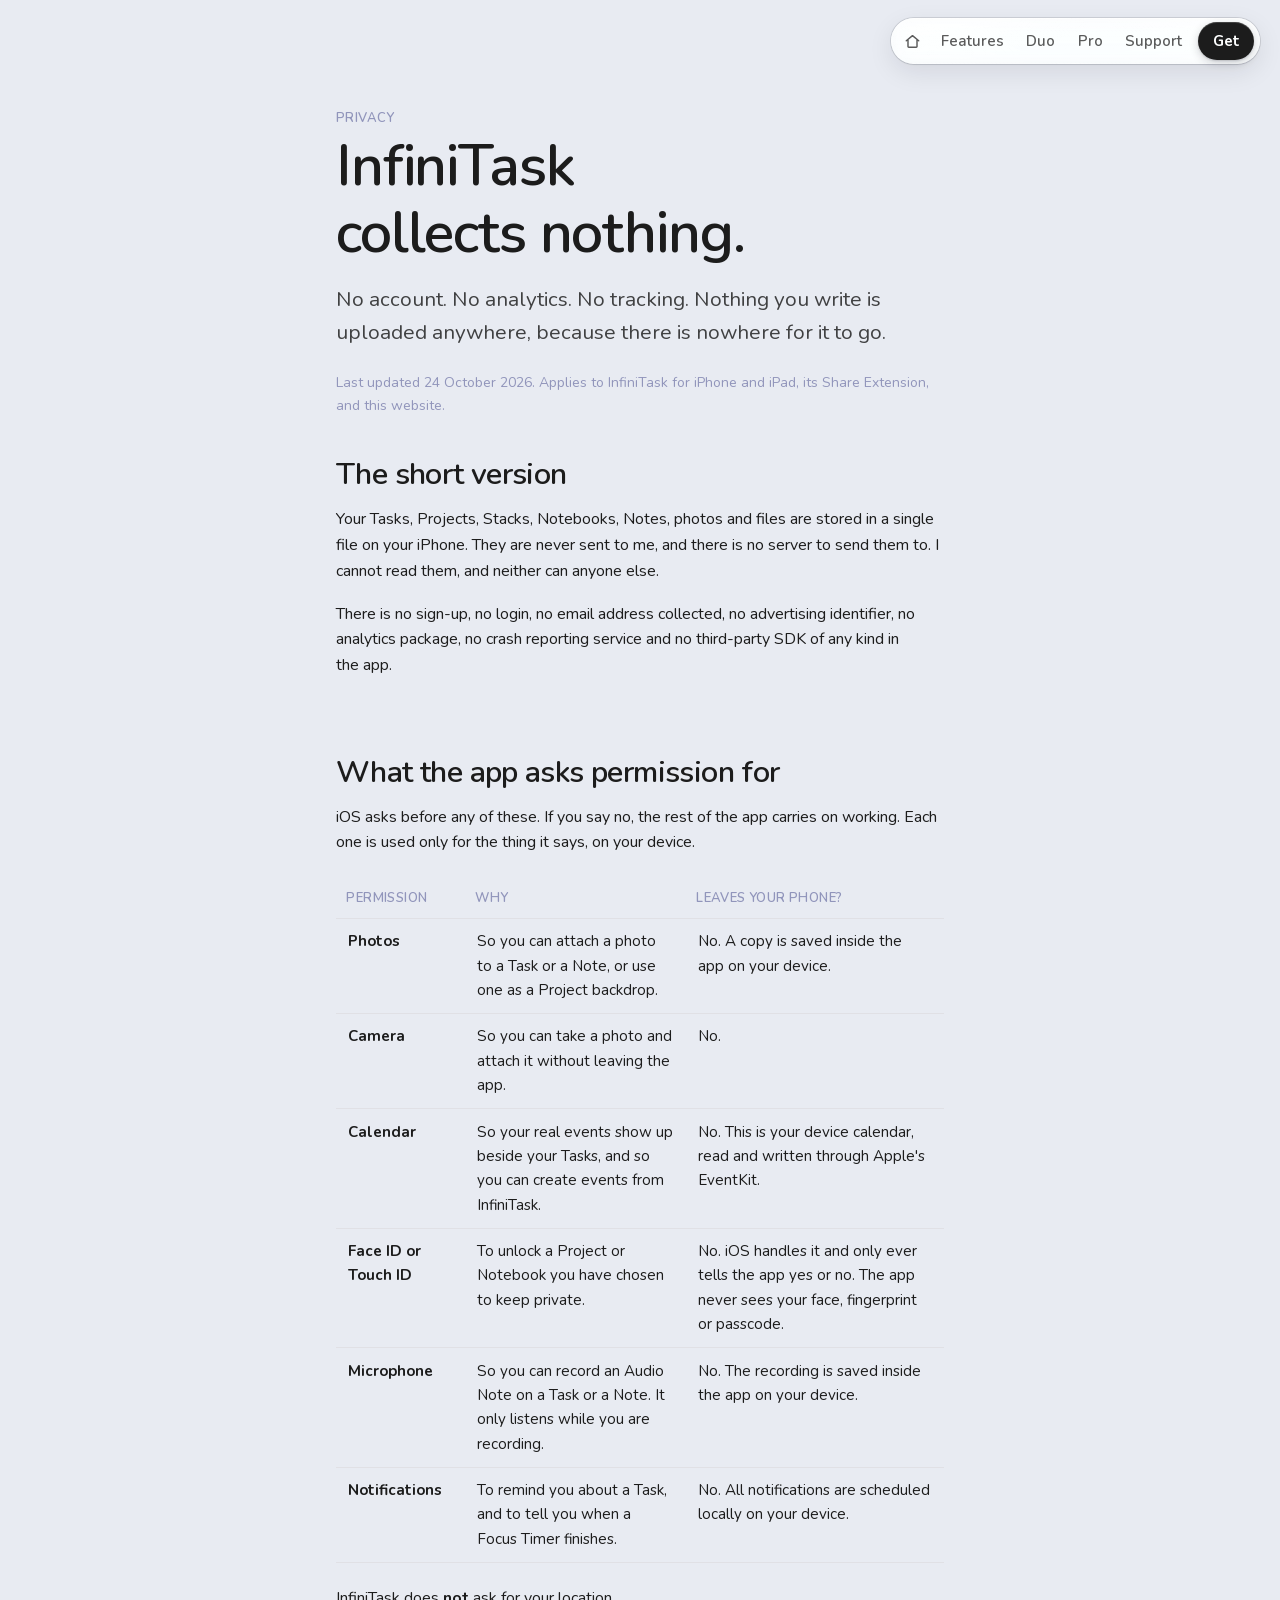
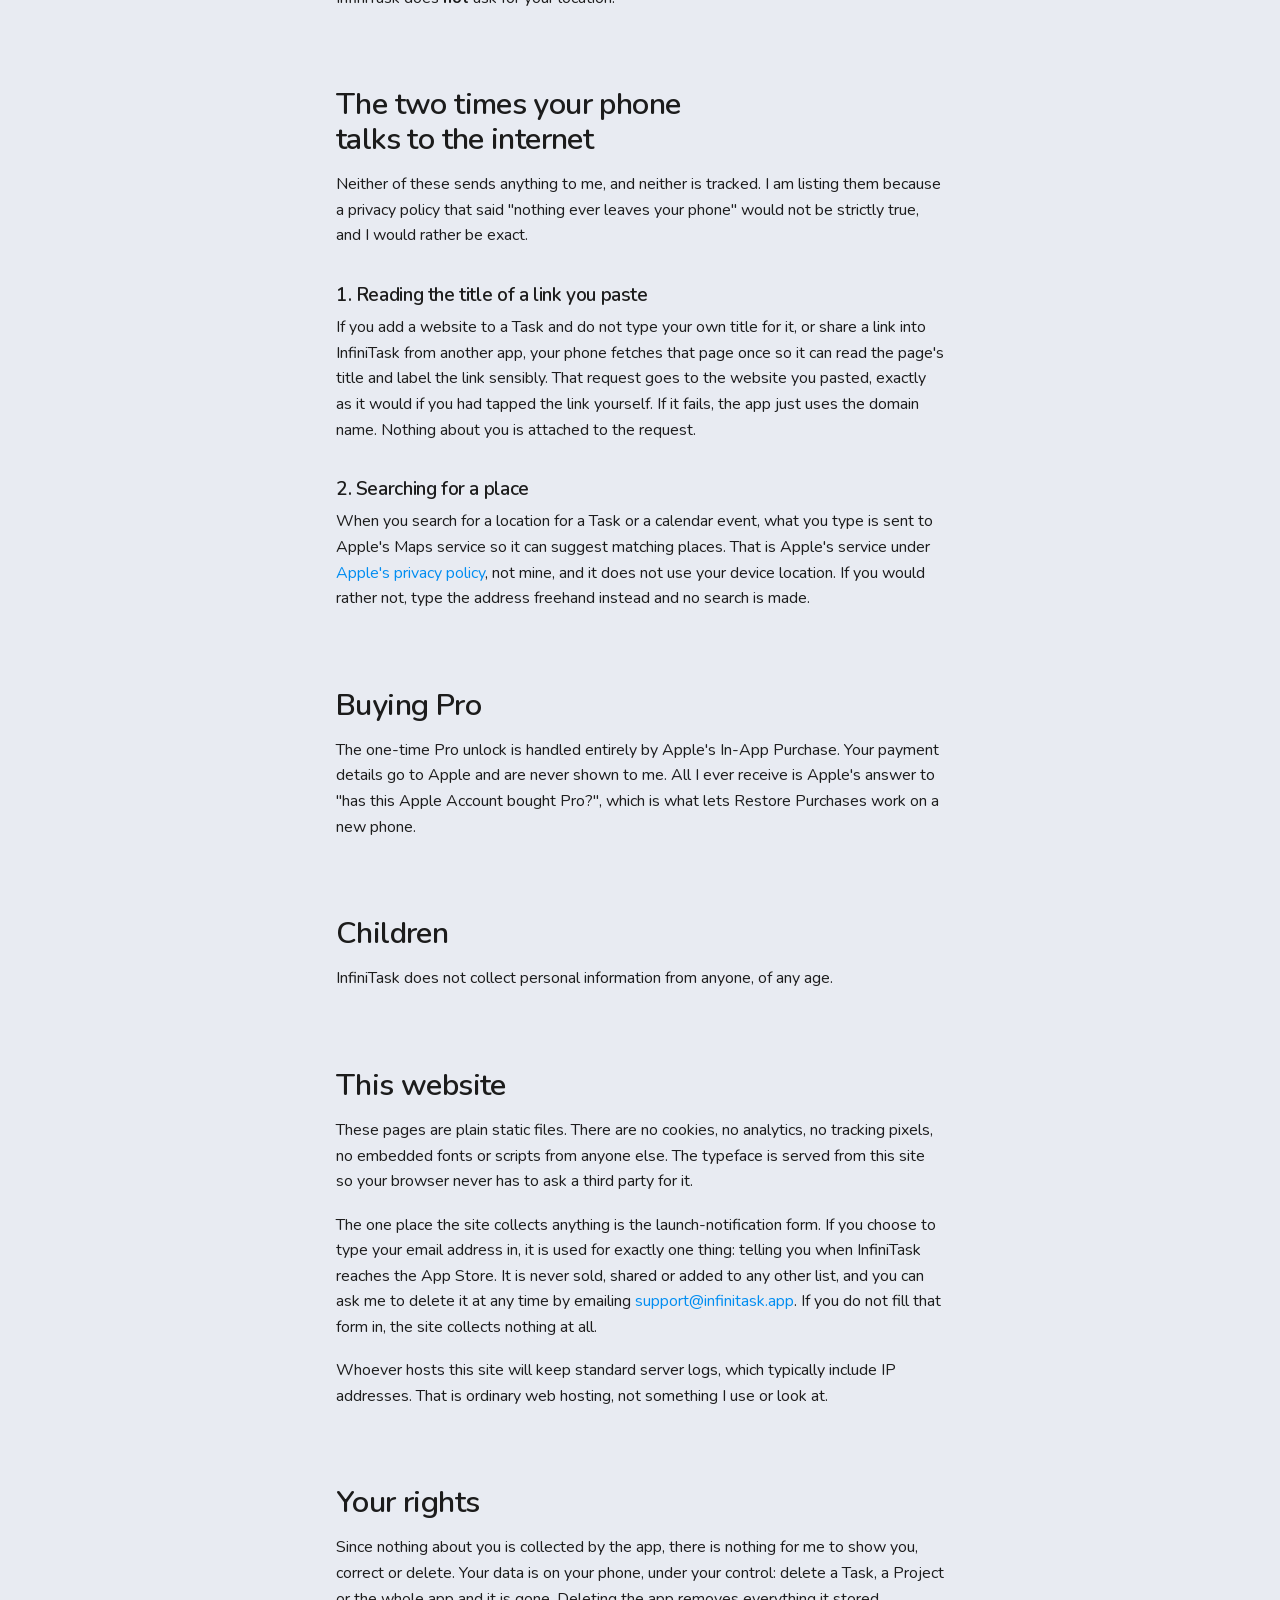
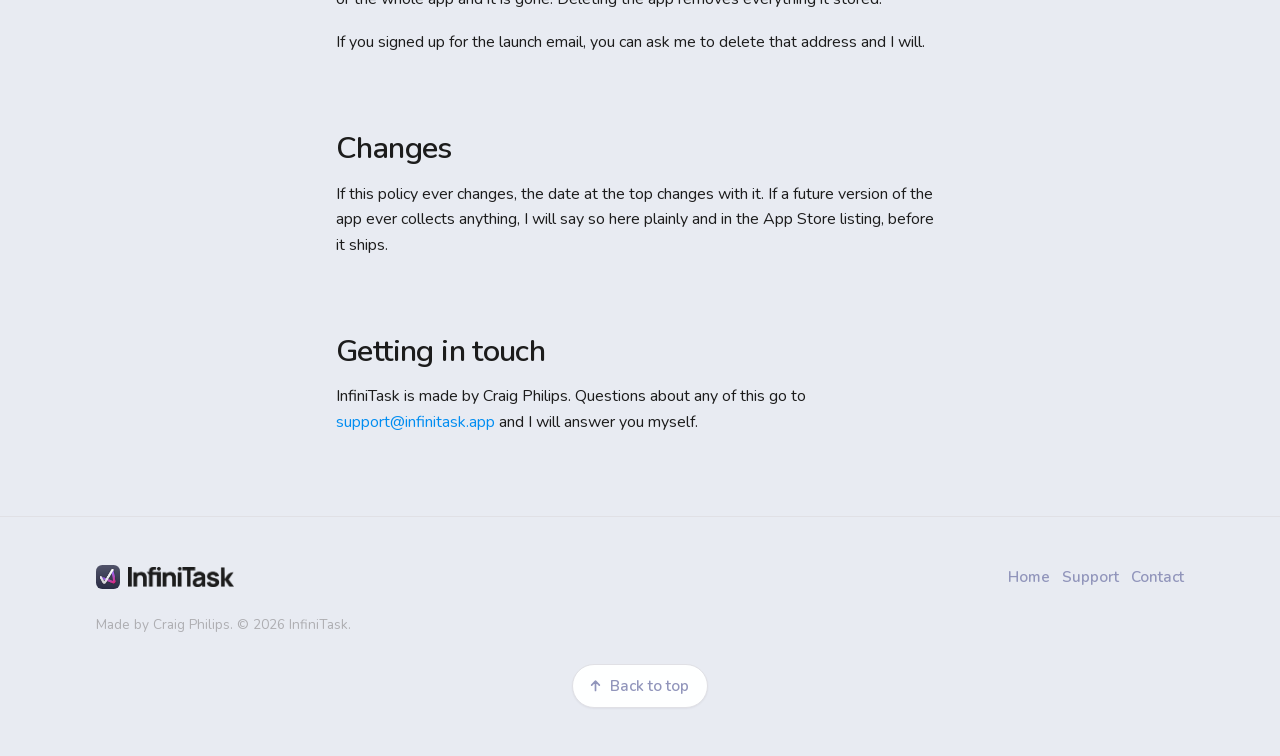
<file: privacy.html>
<!DOCTYPE html>
<html lang="en-GB">
<head>
<meta charset="utf-8">
<meta name="viewport" content="width=device-width, initial-scale=1">
<title>InfiniTask Privacy Policy</title>
<meta name="description" content="InfiniTask collects nothing. No account, no analytics, no tracking. Everything you write stays on your device.">
<link rel="icon" href="img/icon/favicon-32.png" sizes="32x32">
<link rel="apple-touch-icon" href="img/icon/apple-touch-icon.png">
<!-- Split by scheme. One flat purple meant the chrome matched neither the
     light page nor the dark one, and on iOS the status bar sits directly on
     top of the page as the address bar minimises. These are --app-bg, so it
     meets the page ground wherever the reader has scrolled to. -->
<meta name="theme-color" media="(prefers-color-scheme: light)" content="#E8EBF2">
<meta name="theme-color" media="(prefers-color-scheme: dark)" content="#1E2030">
<script>document.documentElement.className += ' js';</script>
<link rel="stylesheet" href="css/site.css?v=20261115181500">
</head>
<body>

<div class="veil" aria-hidden="true"><i></i><i></i><i></i><i></i><i></i><i></i></div>

<header class="nav" id="nav">
  <!-- Brand pill, top left: wide windows only, and only once you have
       scrolled (see .nav__brand in site.css). -->
  <a class="nav__brand nav__pill" href="index.html" aria-label="InfiniTask home">
    <img class="nav__mark" src="img/icon/app-icon.webp" alt="" width="460" height="460">
    <span class="nav__word">InfiniTask</span>
  </a>
  <nav class="nav__links nav__pill" aria-label="Main">
    <a class="nav__home" href="index.html#top" aria-label="Home" title="Home"><svg viewBox="0 0 20 20" aria-hidden="true" focusable="false"><path d="M2.7 9.1 10 3.1l7.3 6M4.7 7.7v8.1c0 .5.4.9.9.9h8.8c.5 0 .9-.4.9-.9V7.7" fill="none" stroke="currentColor" stroke-width="1.7" stroke-linecap="round" stroke-linejoin="round"/></svg></a>
    <a href="index.html#features">Features</a>
    <a href="index.html#duo">Duo</a>
    <a href="index.html#pro">Pro</a>
    <a href="support.html">Support</a>
      <a class="nav__cta" href="index.html#get">Get</a>
  </nav>
</header>

<main>
  <section class="page-head" id="top">
    <div class="wrap wrap--reading">
      <p class="section-label">Privacy</p>
      <h1>InfiniTask collects nothing.</h1>
      <p class="lede">No account. No analytics. No tracking. Nothing you write is uploaded anywhere, because there is nowhere for it to go.</p>
      <p class="muted small">Last updated 24 October 2026. Applies to InfiniTask for iPhone and iPad, its Share Extension, and this website.</p>
    </div>
  </section>

  <section class="wrap wrap--reading prose" style="padding-bottom:5rem;">

    <h2>The short version</h2>
    <p>Your Tasks, Projects, Stacks, Notebooks, Notes, photos and files are stored in a single file on your iPhone. They are never sent to me, and there is no server to send them to. I cannot read them, and neither can anyone else.</p>
    <p>There is no sign-up, no login, no email address collected, no advertising identifier, no analytics package, no crash reporting service and no third-party SDK of any kind in the app.</p>

    <h2>What the app asks permission for</h2>
    <p>iOS asks before any of these. If you say no, the rest of the app carries on working. Each one is used only for the thing it says, on your device.</p>

    <table>
      <thead>
        <tr><th scope="col">Permission</th><th scope="col">Why</th><th scope="col">Leaves your phone?</th></tr>
      </thead>
      <tbody>
        <tr>
          <td><strong>Photos</strong></td>
          <td>So you can attach a photo to a Task or a Note, or use one as a Project backdrop.</td>
          <td>No. A copy is saved inside the app on your device.</td>
        </tr>
        <tr>
          <td><strong>Camera</strong></td>
          <td>So you can take a photo and attach it without leaving the app.</td>
          <td>No.</td>
        </tr>
        <tr>
          <td><strong>Calendar</strong></td>
          <td>So your real events show up beside your Tasks, and so you can create events from InfiniTask.</td>
          <td>No. This is your device calendar, read and written through Apple's EventKit.</td>
        </tr>
        <tr>
          <td><strong>Face ID or Touch ID</strong></td>
          <td>To unlock a Project or Notebook you have chosen to keep private.</td>
          <td>No. iOS handles it and only ever tells the app yes or no. The app never sees your face, fingerprint or passcode.</td>
        </tr>
        <tr>
          <td><strong>Microphone</strong></td>
          <td>So you can record an Audio Note on a Task or a Note. It only listens while you are recording.</td>
          <td>No. The recording is saved inside the app on your device.</td>
        </tr>
        <tr>
          <td><strong>Notifications</strong></td>
          <td>To remind you about a Task, and to tell you when a Focus Timer finishes.</td>
          <td>No. All notifications are scheduled locally on your device.</td>
        </tr>
      </tbody>
    </table>

    <p>InfiniTask does <strong>not</strong> ask for your location.</p>

    <h2>The two times your phone talks to the internet</h2>
    <p>Neither of these sends anything to me, and neither is tracked. I am listing them because a privacy policy that said "nothing ever leaves your phone" would not be strictly true, and I would rather be exact.</p>

    <h3>1. Reading the title of a link you paste</h3>
    <p>If you add a website to a Task and do not type your own title for it, or share a link into InfiniTask from another app, your phone fetches that page once so it can read the page's title and label the link sensibly. That request goes to the website you pasted, exactly as it would if you had tapped the link yourself. If it fails, the app just uses the domain name. Nothing about you is attached to the request.</p>

    <h3>2. Searching for a place</h3>
    <p>When you search for a location for a Task or a calendar event, what you type is sent to Apple's Maps service so it can suggest matching places. That is Apple's service under <a href="https://www.apple.com/legal/privacy/" rel="noopener">Apple's privacy policy</a>, not mine, and it does not use your device location. If you would rather not, type the address freehand instead and no search is made.</p>

    <h2>Buying Pro</h2>
    <p>The one-time Pro unlock is handled entirely by Apple's In-App Purchase. Your payment details go to Apple and are never shown to me. All I ever receive is Apple's answer to "has this Apple Account bought Pro?", which is what lets Restore Purchases work on a new phone.</p>

    <h2>Children</h2>
    <p>InfiniTask does not collect personal information from anyone, of any age.</p>

    <h2>This website</h2>
    <p>These pages are plain static files. There are no cookies, no analytics, no tracking pixels, no embedded fonts or scripts from anyone else. The typeface is served from this site so your browser never has to ask a third party for it.</p>
    <p>The one place the site collects anything is the launch-notification form. If you choose to type your email address in, it is used for exactly one thing: telling you when InfiniTask reaches the App Store. It is never sold, shared or added to any other list, and you can ask me to delete it at any time by emailing <a href="mailto:support@infinitask.app">support@infinitask.app</a>. If you do not fill that form in, the site collects nothing at all.</p>
    <p>Whoever hosts this site will keep standard server logs, which typically include IP addresses. That is ordinary web hosting, not something I use or look at.</p>

    <h2>Your rights</h2>
    <p>Since nothing about you is collected by the app, there is nothing for me to show you, correct or delete. Your data is on your phone, under your control: delete a Task, a Project or the whole app and it is gone. Deleting the app removes everything it stored.</p>
    <p>If you signed up for the launch email, you can ask me to delete that address and I will.</p>

    <h2>Changes</h2>
    <p>If this policy ever changes, the date at the top changes with it. If a future version of the app ever collects anything, I will say so here plainly and in the App Store listing, before it ships.</p>

    <h2>Getting in touch</h2>
    <p>InfiniTask is made by Craig Philips. Questions about any of this go to <a href="mailto:support@infinitask.app">support@infinitask.app</a> and I will answer you myself.</p>

  </section>
</main>

<footer class="footer">
  <div class="wrap wrap--wide">
    <div class="footer__row">
      <span class="footer__brand">
        <img src="img/icon/apple-touch-icon.png" alt="" width="180" height="180">
        <span>InfiniTask</span>
      </span>
      <nav aria-label="Footer">
        <a href="index.html">Home</a> &nbsp;
        <a href="support.html">Support</a> &nbsp;
        <a href="mailto:support@infinitask.app">Contact</a>
      </nav>
    </div>
    <p class="footer__legal">Made by Craig Philips. &copy; <span id="year">2026</span> InfiniTask.</p>
    <a class="to-top" href="#top">
      <svg viewBox="0 0 16 16" aria-hidden="true" focusable="false"><path d="M8 13.2V3.4M3.9 7.5 8 3.4l4.1 4.1" fill="none" stroke="currentColor" stroke-width="1.8" stroke-linecap="round" stroke-linejoin="round"/></svg>
      <span>Back to top</span>
    </a>
  </div>
</footer>

<script src="js/site.js?v=20261115181500"></script>
</body>
</html>
</file>
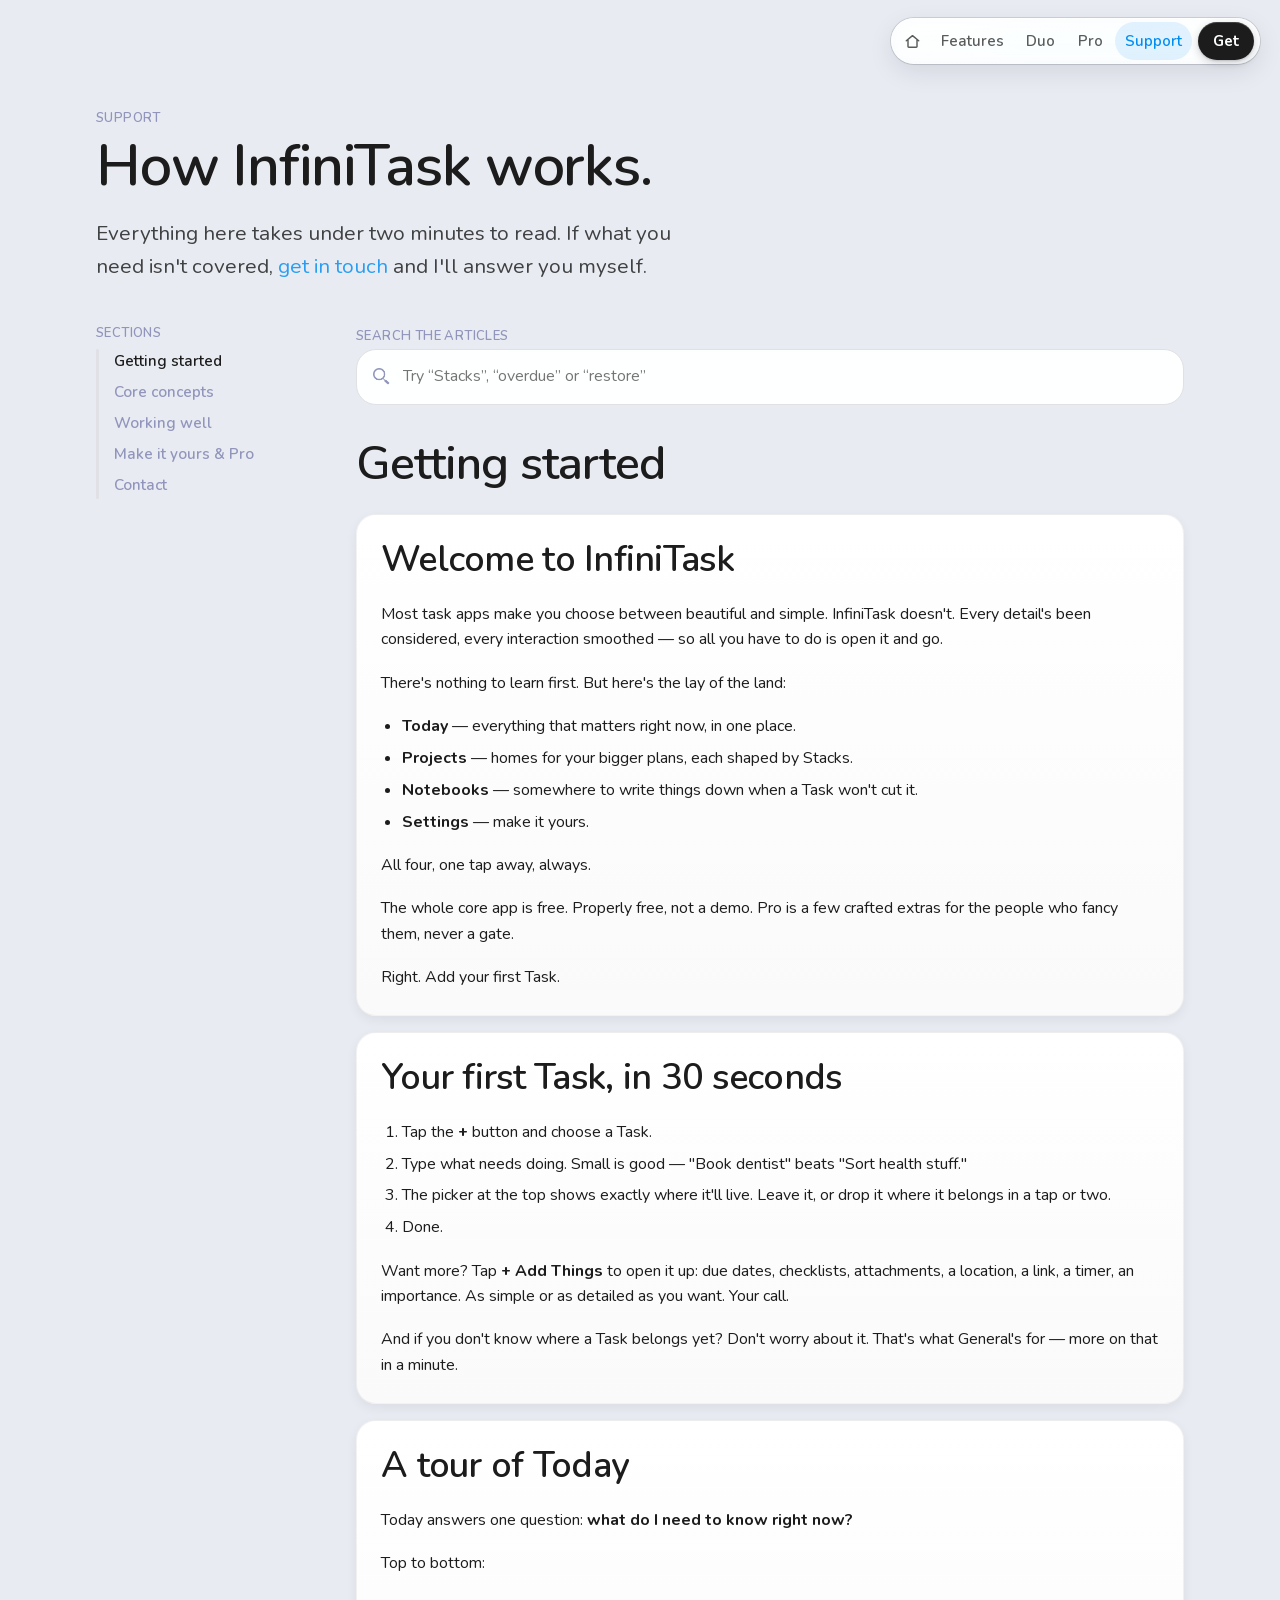
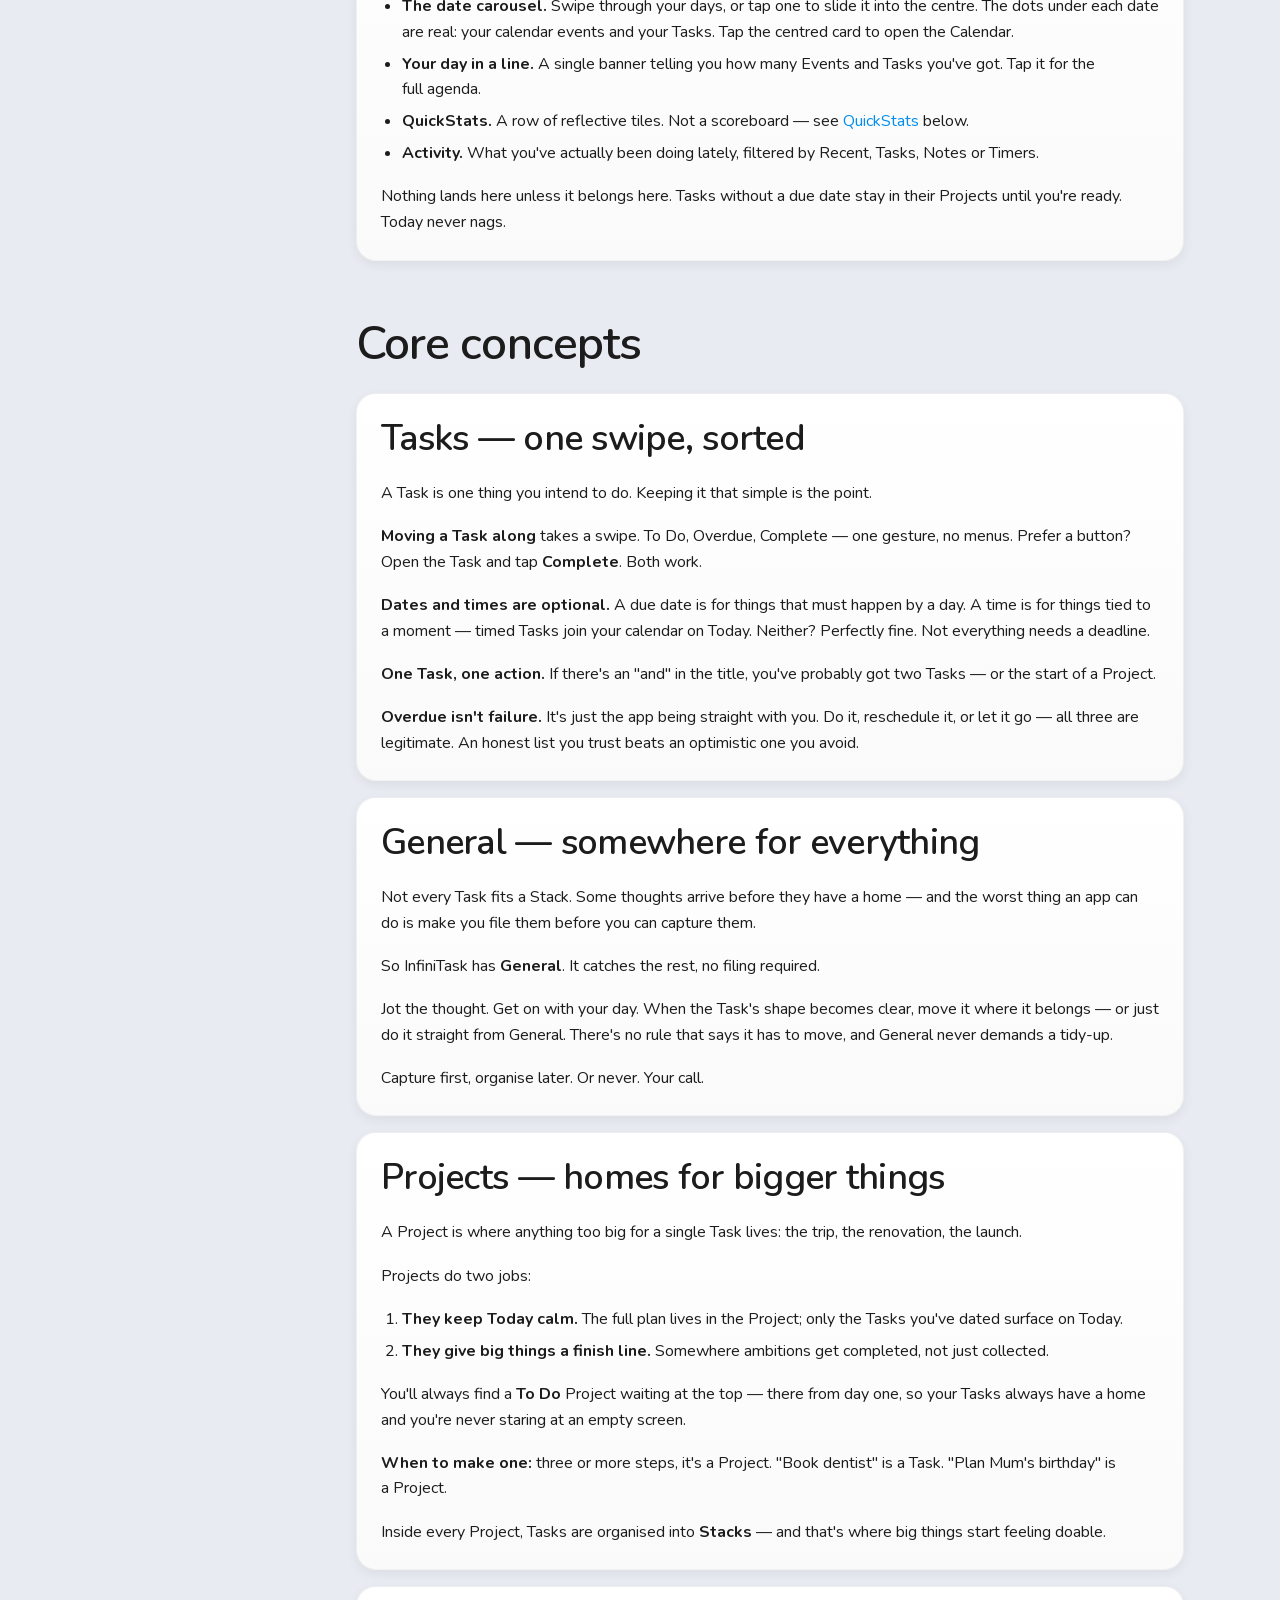
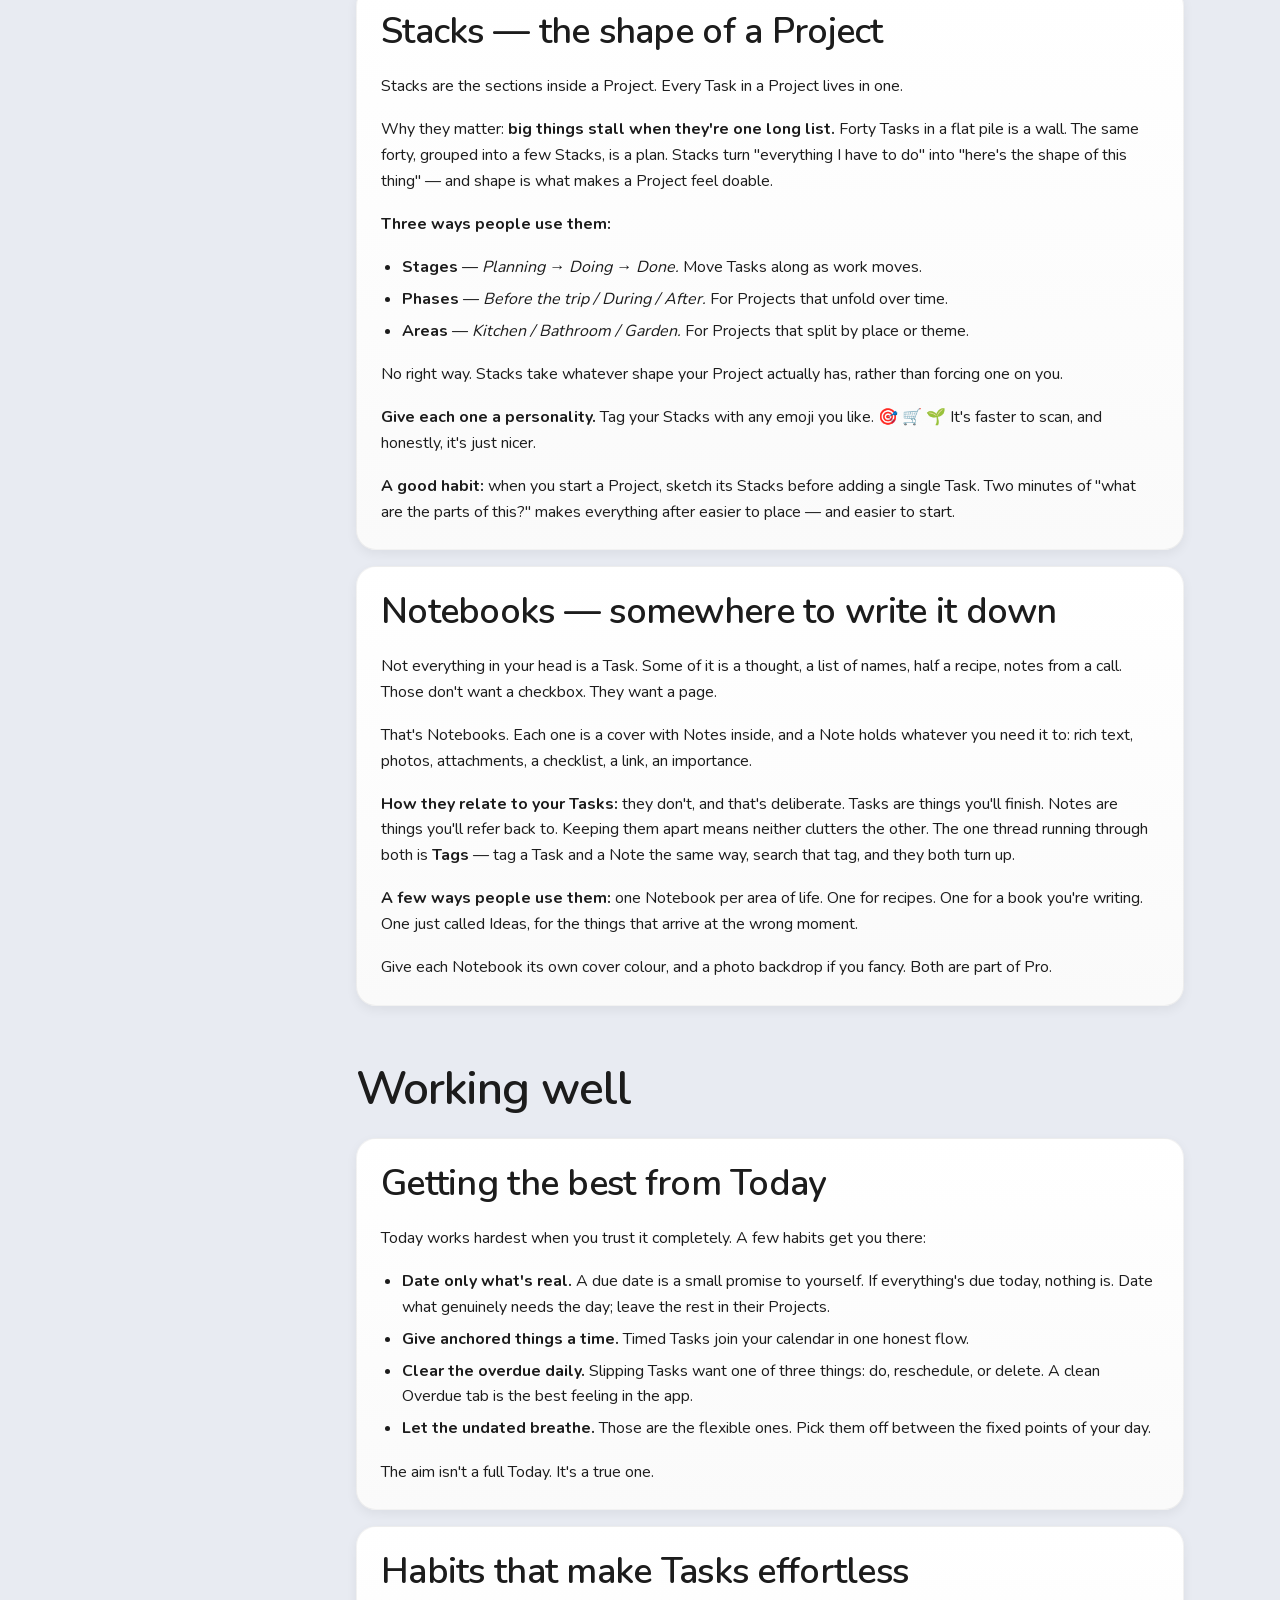
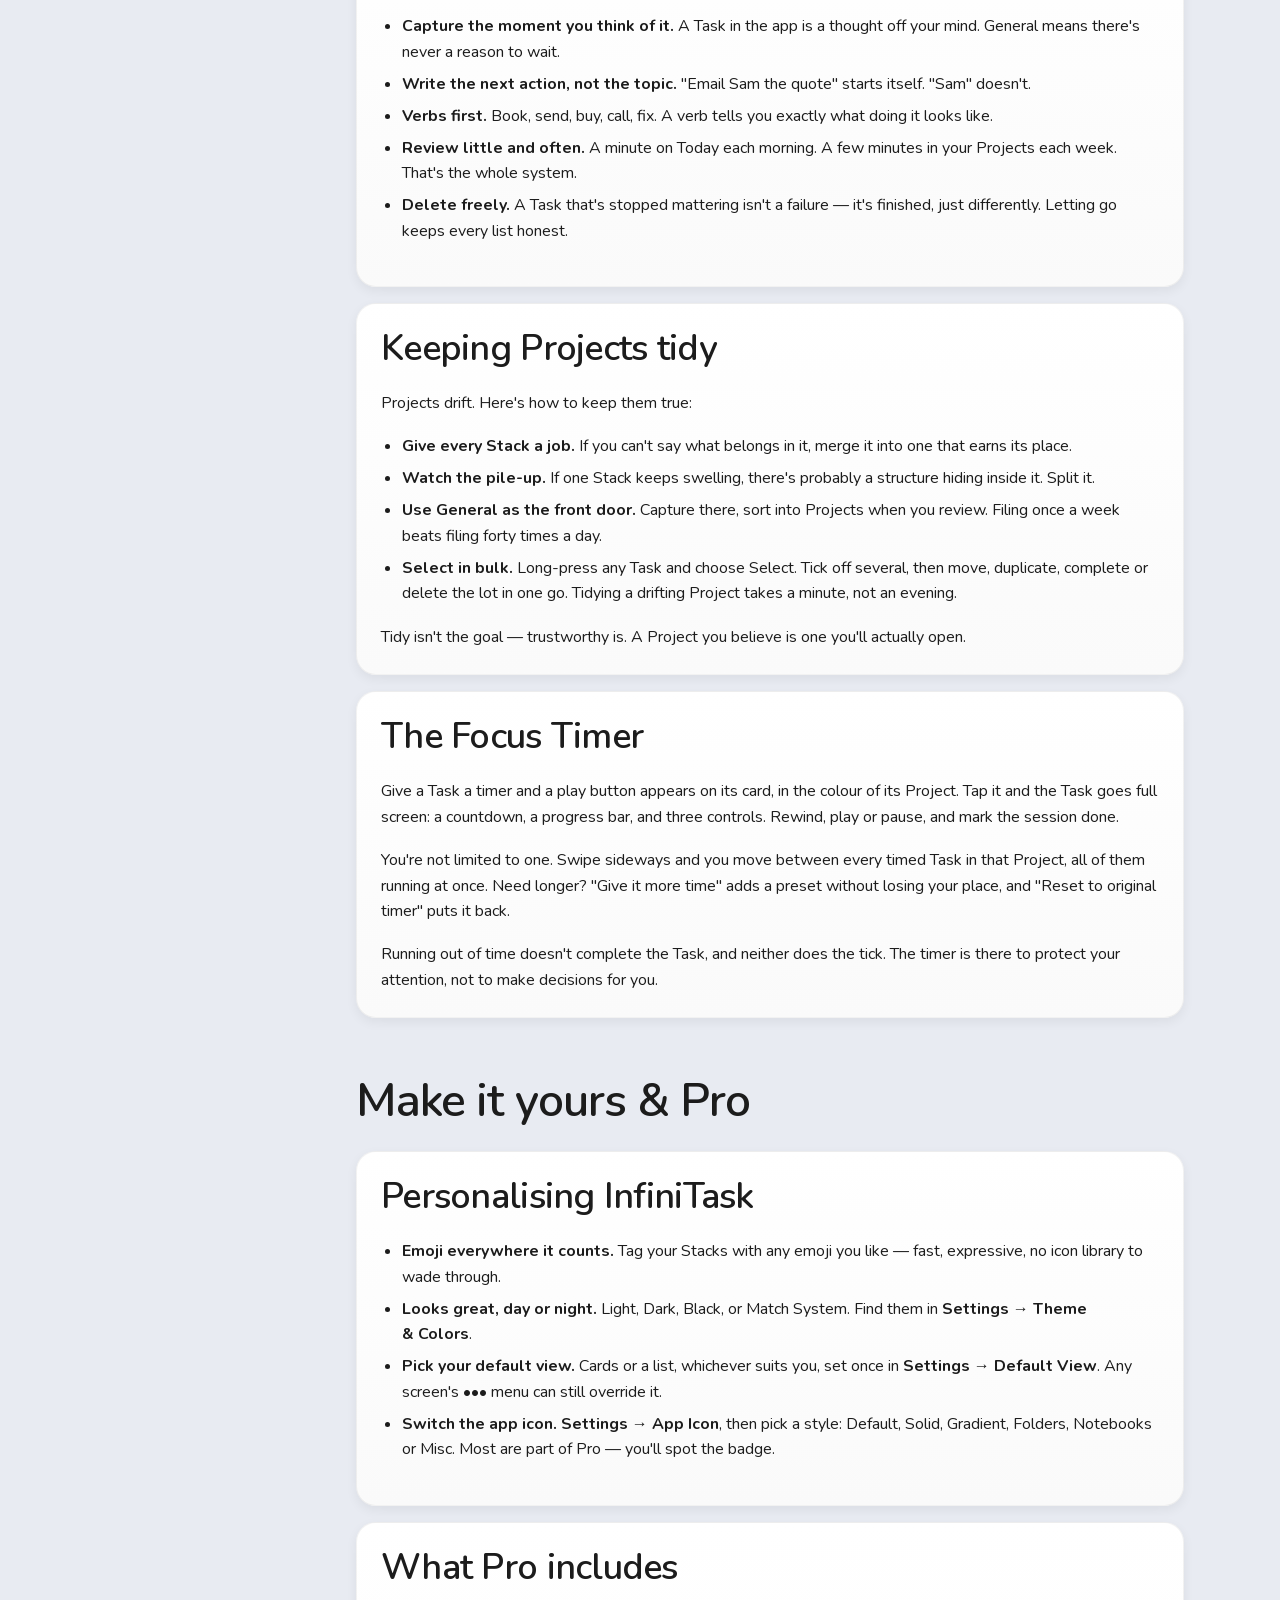
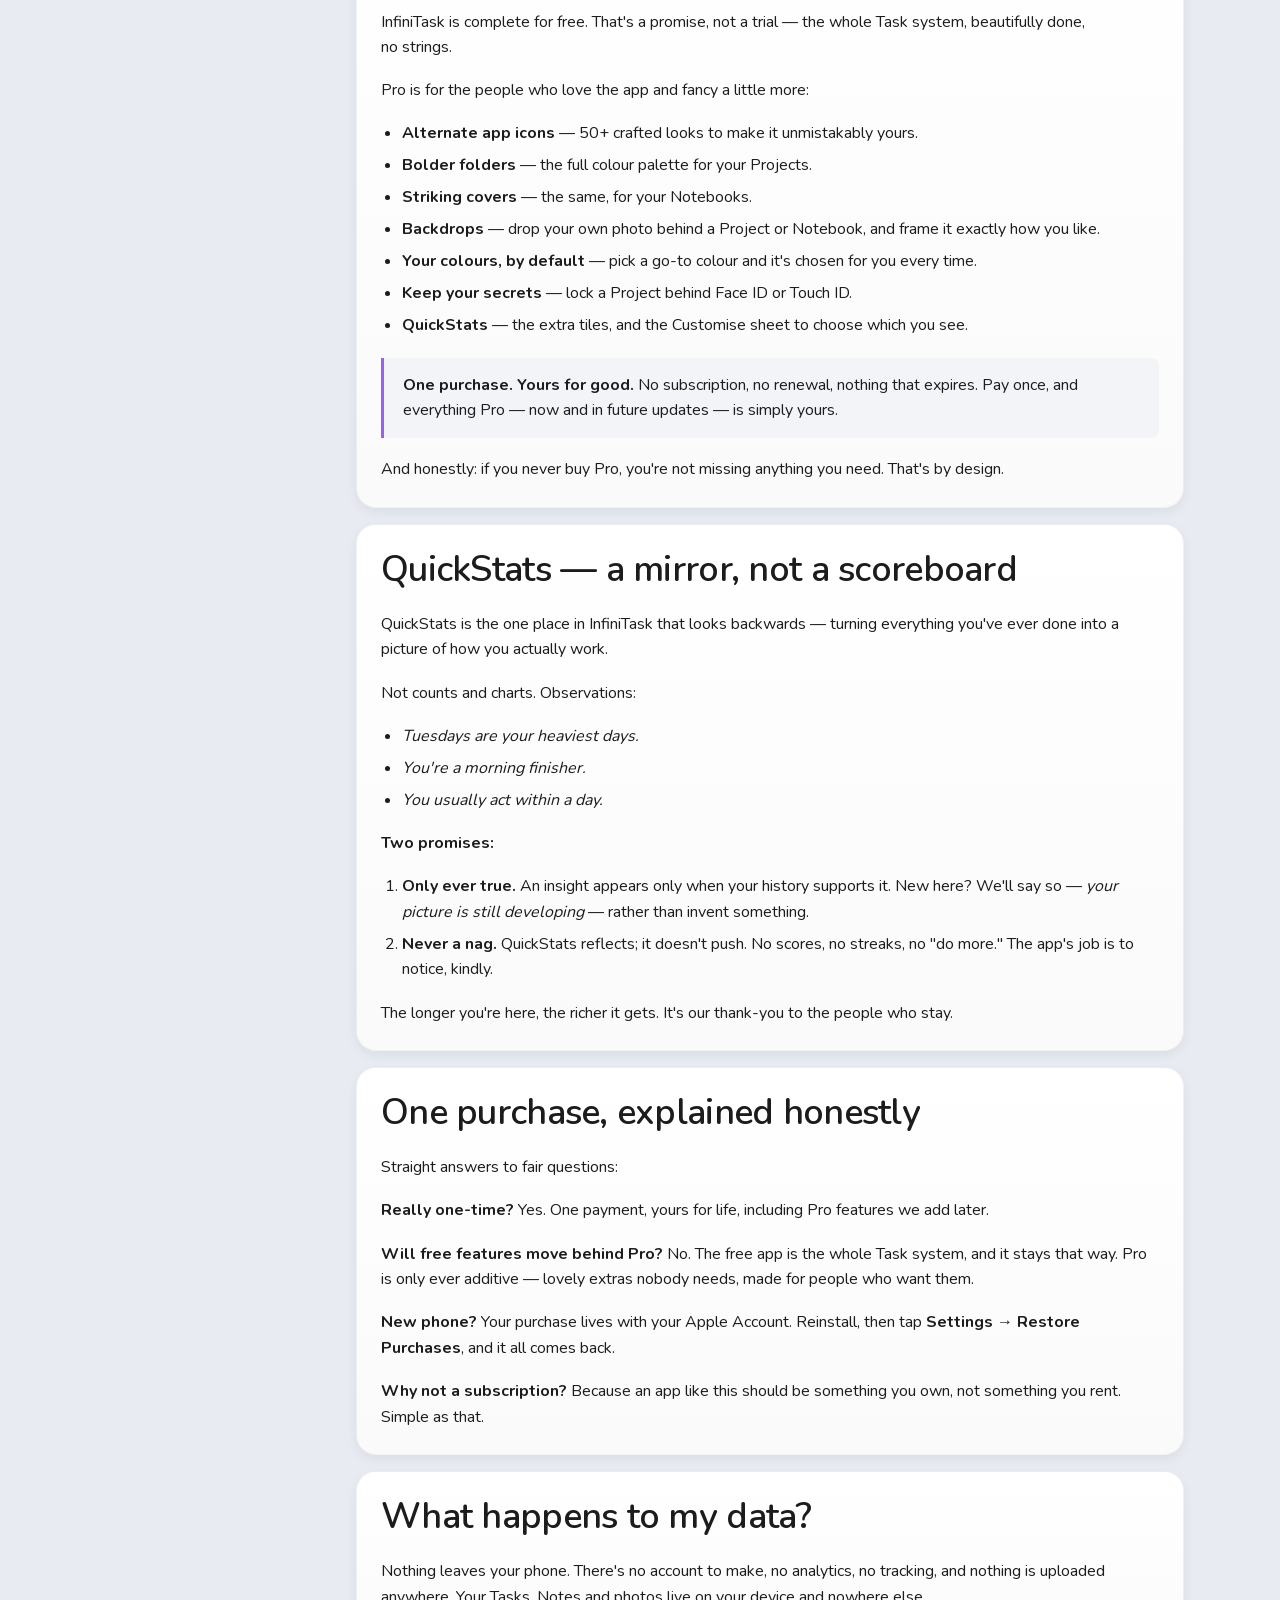
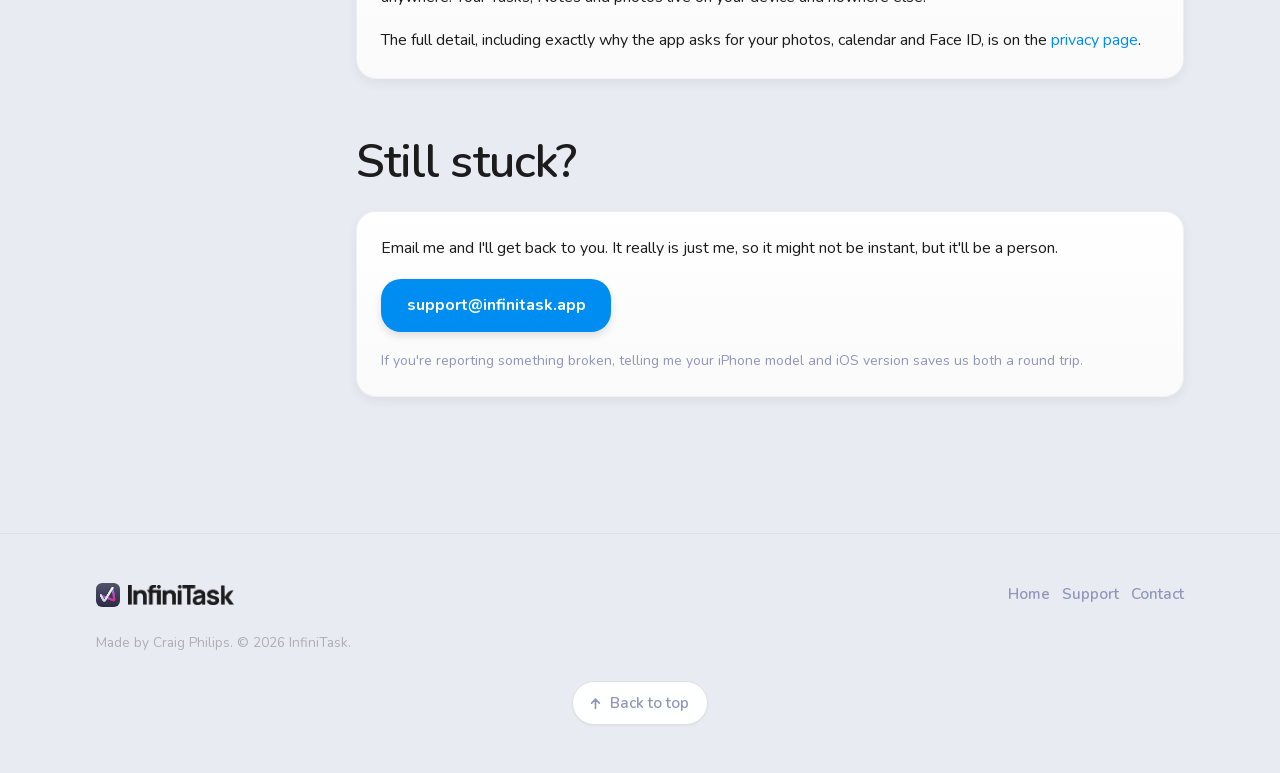
<file: support.html>
<!DOCTYPE html>
<html lang="en-GB">
<head>
<meta charset="utf-8">
<meta name="viewport" content="width=device-width, initial-scale=1">
<title>InfiniTask Support</title>
<meta name="description" content="Help and support for InfiniTask: getting started, core concepts, working well, and what Pro includes.">
<link rel="icon" href="img/icon/favicon-32.png" sizes="32x32">
<link rel="apple-touch-icon" href="img/icon/apple-touch-icon.png">
<!-- Split by scheme. One flat purple meant the chrome matched neither the
     light page nor the dark one, and on iOS the status bar sits directly on
     top of the page as the address bar minimises. These are --app-bg, so it
     meets the page ground wherever the reader has scrolled to. -->
<meta name="theme-color" media="(prefers-color-scheme: light)" content="#E8EBF2">
<meta name="theme-color" media="(prefers-color-scheme: dark)" content="#1E2030">
<script>document.documentElement.className += ' js';</script>
<link rel="stylesheet" href="css/site.css?v=20261115181500">
</head>
<body>

<div class="veil" aria-hidden="true"><i></i><i></i><i></i><i></i><i></i><i></i></div>

<header class="nav" id="nav">
  <!-- Brand pill, top left: wide windows only, and only once you have
       scrolled (see .nav__brand in site.css). -->
  <a class="nav__brand nav__pill" href="index.html" aria-label="InfiniTask home">
    <img class="nav__mark" src="img/icon/app-icon.webp" alt="" width="460" height="460">
    <span class="nav__word">InfiniTask</span>
  </a>
  <nav class="nav__links nav__pill" aria-label="Main">
    <a class="nav__home" href="index.html#top" aria-label="Home" title="Home"><svg viewBox="0 0 20 20" aria-hidden="true" focusable="false"><path d="M2.7 9.1 10 3.1l7.3 6M4.7 7.7v8.1c0 .5.4.9.9.9h8.8c.5 0 .9-.4.9-.9V7.7" fill="none" stroke="currentColor" stroke-width="1.7" stroke-linecap="round" stroke-linejoin="round"/></svg></a>
    <a href="index.html#features">Features</a>
    <a href="index.html#duo">Duo</a>
    <a href="index.html#pro">Pro</a>
    <a href="support.html" aria-current="page">Support</a>
      <a class="nav__cta" href="index.html#get">Get</a>
  </nav>
</header>

<main>
  <section class="page-head" id="top">
    <div class="wrap wrap--wide">
      <p class="section-label">Support</p>
      <h1>How InfiniTask works.</h1>
      <p class="lede" style="max-width:52ch;">Everything here takes under two minutes to read. If what you need isn't covered, <a href="#contact">get in touch</a> and I'll answer you myself.</p>
    </div>
  </section>

  <section class="wrap wrap--wide" style="padding-bottom:5rem;">
    <div class="support-layout">

      <aside class="support-nav" aria-label="Support sections">
        <p class="section-label">Sections</p>
        <ul>
          <li><a href="#getting-started">Getting started</a></li>
          <li><a href="#core-concepts">Core concepts</a></li>
          <li><a href="#working-well">Working well</a></li>
          <li><a href="#make-it-yours">Make it yours &amp; Pro</a></li>
          <li><a href="#contact">Contact</a></li>
        </ul>
      </aside>

      <div>
        <label for="filter" class="section-label">Search the articles</label>
        <div class="filter-field">
          <input type="search" id="filter" class="filter" placeholder="Try “Stacks”, “overdue” or “restore”" autocomplete="off">
        </div>
        <p class="no-results" id="noResults" hidden>Nothing matches that. Try a different word, or <a href="#contact">ask me directly</a>.</p>

        <!-- ================================ 1 -->
        <section class="support-section" id="getting-started">
          <h2>Getting started</h2>

          <article class="article card" id="welcome">
            <h3>Welcome to InfiniTask</h3>
            <p>Most task apps make you choose between beautiful and simple. InfiniTask doesn't. Every detail's been considered, every interaction smoothed &mdash; so all you have to do is open it and go.</p>
            <p>There's nothing to learn first. But here's the lay of the land:</p>
            <ul>
              <li><strong>Today</strong> &mdash; everything that matters right now, in one place.</li>
              <li><strong>Projects</strong> &mdash; homes for your bigger plans, each shaped by Stacks.</li>
              <li><strong>Notebooks</strong> &mdash; somewhere to write things down when a Task won't cut it.</li>
              <li><strong>Settings</strong> &mdash; make it yours.</li>
            </ul>
            <p>All four, one tap away, always.</p>
            <p>The whole core app is free. Properly free, not a demo. Pro is a few crafted extras for the people who fancy them, never a gate.</p>
            <p>Right. Add your first Task.</p>
          </article>

          <article class="article card" id="first-task">
            <h3>Your first Task, in 30 seconds</h3>
            <ol>
              <li>Tap the <strong>+</strong> button and choose a Task.</li>
              <li>Type what needs doing. Small is good &mdash; "Book dentist" beats "Sort health stuff."</li>
              <li>The picker at the top shows exactly where it'll live. Leave it, or drop it where it belongs in a tap or two.</li>
              <li>Done.</li>
            </ol>
            <p>Want more? Tap <strong>+ Add Things</strong> to open it up: due dates, checklists, attachments, a location, a link, a timer, an importance. As simple or as detailed as you want. Your call.</p>
            <p>And if you don't know where a Task belongs yet? Don't worry about it. That's what General's for &mdash; more on that in a minute.</p>
          </article>

          <article class="article card" id="tour-today">
            <h3>A tour of Today</h3>
            <p>Today answers one question: <strong>what do I need to know right now?</strong></p>
            <p>Top to bottom:</p>
            <ul>
              <li><strong>The date carousel.</strong> Swipe through your days, or tap one to slide it into the centre. The dots under each date are real: your calendar events and your Tasks. Tap the centred card to open the Calendar.</li>
              <li><strong>Your day in a line.</strong> A single banner telling you how many Events and Tasks you've got. Tap it for the full agenda.</li>
              <li><strong>QuickStats.</strong> A row of reflective tiles. Not a scoreboard &mdash; see <a href="#quickstats">QuickStats</a> below.</li>
              <li><strong>Activity.</strong> What you've actually been doing lately, filtered by Recent, Tasks, Notes or Timers.</li>
            </ul>
            <p>Nothing lands here unless it belongs here. Tasks without a due date stay in their Projects until you're ready. Today never nags.</p>
          </article>
        </section>

        <!-- ================================ 2 -->
        <section class="support-section" id="core-concepts">
          <h2>Core concepts</h2>

          <article class="article card" id="tasks">
            <h3>Tasks &mdash; one swipe, sorted</h3>
            <p>A Task is one thing you intend to do. Keeping it that simple is the point.</p>
            <p><strong>Moving a Task along</strong> takes a swipe. To Do, Overdue, Complete &mdash; one gesture, no menus. Prefer a button? Open the Task and tap <strong>Complete</strong>. Both work.</p>
            <p><strong>Dates and times are optional.</strong> A due date is for things that must happen by a day. A time is for things tied to a moment &mdash; timed Tasks join your calendar on Today. Neither? Perfectly fine. Not everything needs a deadline.</p>
            <p><strong>One Task, one action.</strong> If there's an "and" in the title, you've probably got two Tasks &mdash; or the start of a Project.</p>
            <p><strong>Overdue isn't failure.</strong> It's just the app being straight with you. Do it, reschedule it, or let it go &mdash; all three are legitimate. An honest list you trust beats an optimistic one you avoid.</p>
          </article>

          <article class="article card" id="general">
            <h3>General &mdash; somewhere for everything</h3>
            <p>Not every Task fits a Stack. Some thoughts arrive before they have a home &mdash; and the worst thing an app can do is make you file them before you can capture them.</p>
            <p>So InfiniTask has <strong>General</strong>. It catches the rest, no filing required.</p>
            <p>Jot the thought. Get on with your day. When the Task's shape becomes clear, move it where it belongs &mdash; or just do it straight from General. There's no rule that says it has to move, and General never demands a tidy-up.</p>
            <p>Capture first, organise later. Or never. Your call.</p>
          </article>

          <article class="article card" id="projects">
            <h3>Projects &mdash; homes for bigger things</h3>
            <p>A Project is where anything too big for a single Task lives: the trip, the renovation, the launch.</p>
            <p>Projects do two jobs:</p>
            <ol>
              <li><strong>They keep Today calm.</strong> The full plan lives in the Project; only the Tasks you've dated surface on Today.</li>
              <li><strong>They give big things a finish line.</strong> Somewhere ambitions get completed, not just collected.</li>
            </ol>
            <p>You'll always find a <strong>To Do</strong> Project waiting at the top &mdash; there from day one, so your Tasks always have a home and you're never staring at an empty screen.</p>
            <p><strong>When to make one:</strong> three or more steps, it's a Project. "Book dentist" is a Task. "Plan Mum's birthday" is a Project.</p>
            <p>Inside every Project, Tasks are organised into <strong>Stacks</strong> &mdash; and that's where big things start feeling doable.</p>
          </article>

          <article class="article card" id="stacks">
            <h3>Stacks &mdash; the shape of a Project</h3>
            <p>Stacks are the sections inside a Project. Every Task in a Project lives in one.</p>
            <p>Why they matter: <strong>big things stall when they're one long list.</strong> Forty Tasks in a flat pile is a wall. The same forty, grouped into a few Stacks, is a plan. Stacks turn "everything I have to do" into "here's the shape of this thing" &mdash; and shape is what makes a Project feel doable.</p>
            <p><strong>Three ways people use them:</strong></p>
            <ul>
              <li><strong>Stages</strong> &mdash; <em>Planning → Doing → Done.</em> Move Tasks along as work moves.</li>
              <li><strong>Phases</strong> &mdash; <em>Before the trip / During / After.</em> For Projects that unfold over time.</li>
              <li><strong>Areas</strong> &mdash; <em>Kitchen / Bathroom / Garden.</em> For Projects that split by place or theme.</li>
            </ul>
            <p>No right way. Stacks take whatever shape your Project actually has, rather than forcing one on you.</p>
            <p><strong>Give each one a personality.</strong> Tag your Stacks with any emoji you like. 🎯 🛒 🌱 It's faster to scan, and honestly, it's just nicer.</p>
            <p><strong>A good habit:</strong> when you start a Project, sketch its Stacks before adding a single Task. Two minutes of "what are the parts of this?" makes everything after easier to place &mdash; and easier to start.</p>
          </article>

          <article class="article card" id="notebooks">
            <h3>Notebooks &mdash; somewhere to write it down</h3>
            <p>Not everything in your head is a Task. Some of it is a thought, a list of names, half a recipe, notes from a call. Those don't want a checkbox. They want a page.</p>
            <p>That's Notebooks. Each one is a cover with Notes inside, and a Note holds whatever you need it to: rich text, photos, attachments, a checklist, a link, an importance.</p>
            <p><strong>How they relate to your Tasks:</strong> they don't, and that's deliberate. Tasks are things you'll finish. Notes are things you'll refer back to. Keeping them apart means neither clutters the other. The one thread running through both is <strong>Tags</strong> &mdash; tag a Task and a Note the same way, search that tag, and they both turn up.</p>
            <p><strong>A few ways people use them:</strong> one Notebook per area of life. One for recipes. One for a book you're writing. One just called Ideas, for the things that arrive at the wrong moment.</p>
            <p>Give each Notebook its own cover colour, and a photo backdrop if you fancy. Both are part of Pro.</p>
          </article>
        </section>

        <!-- ================================ 3 -->
        <section class="support-section" id="working-well">
          <h2>Working well</h2>

          <article class="article card" id="best-of-today">
            <h3>Getting the best from Today</h3>
            <p>Today works hardest when you trust it completely. A few habits get you there:</p>
            <ul>
              <li><strong>Date only what's real.</strong> A due date is a small promise to yourself. If everything's due today, nothing is. Date what genuinely needs the day; leave the rest in their Projects.</li>
              <li><strong>Give anchored things a time.</strong> Timed Tasks join your calendar in one honest flow.</li>
              <li><strong>Clear the overdue daily.</strong> Slipping Tasks want one of three things: do, reschedule, or delete. A clean Overdue tab is the best feeling in the app.</li>
              <li><strong>Let the undated breathe.</strong> Those are the flexible ones. Pick them off between the fixed points of your day.</li>
            </ul>
            <p>The aim isn't a full Today. It's a true one.</p>
          </article>

          <article class="article card" id="habits">
            <h3>Habits that make Tasks effortless</h3>
            <ul>
              <li><strong>Capture the moment you think of it.</strong> A Task in the app is a thought off your mind. General means there's never a reason to wait.</li>
              <li><strong>Write the next action, not the topic.</strong> "Email Sam the quote" starts itself. "Sam" doesn't.</li>
              <li><strong>Verbs first.</strong> Book, send, buy, call, fix. A verb tells you exactly what doing it looks like.</li>
              <li><strong>Review little and often.</strong> A minute on Today each morning. A few minutes in your Projects each week. That's the whole system.</li>
              <li><strong>Delete freely.</strong> A Task that's stopped mattering isn't a failure &mdash; it's finished, just differently. Letting go keeps every list honest.</li>
            </ul>
          </article>

          <article class="article card" id="tidy-projects">
            <h3>Keeping Projects tidy</h3>
            <p>Projects drift. Here's how to keep them true:</p>
            <ul>
              <li><strong>Give every Stack a job.</strong> If you can't say what belongs in it, merge it into one that earns its place.</li>
              <li><strong>Watch the pile-up.</strong> If one Stack keeps swelling, there's probably a structure hiding inside it. Split it.</li>
              <li><strong>Use General as the front door.</strong> Capture there, sort into Projects when you review. Filing once a week beats filing forty times a day.</li>
              <li><strong>Select in bulk.</strong> Long-press any Task and choose Select. Tick off several, then move, duplicate, complete or delete the lot in one go. Tidying a drifting Project takes a minute, not an evening.</li>
            </ul>
            <p>Tidy isn't the goal &mdash; trustworthy is. A Project you believe is one you'll actually open.</p>
          </article>

          <article class="article card" id="focus-timer">
            <h3>The Focus Timer</h3>
            <p>Give a Task a timer and a play button appears on its card, in the colour of its Project. Tap it and the Task goes full screen: a countdown, a progress bar, and three controls. Rewind, play or pause, and mark the session done.</p>
            <p>You're not limited to one. Swipe sideways and you move between every timed Task in that Project, all of them running at once. Need longer? "Give it more time" adds a preset without losing your place, and "Reset to original timer" puts it back.</p>
            <p>Running out of time doesn't complete the Task, and neither does the tick. The timer is there to protect your attention, not to make decisions for you.</p>
          </article>
        </section>

        <!-- ================================ 4 -->
        <section class="support-section" id="make-it-yours">
          <h2>Make it yours &amp; Pro</h2>

          <article class="article card" id="personalising">
            <h3>Personalising InfiniTask</h3>
            <ul>
              <li><strong>Emoji everywhere it counts.</strong> Tag your Stacks with any emoji you like &mdash; fast, expressive, no icon library to wade through.</li>
              <li><strong>Looks great, day or night.</strong> Light, Dark, Black, or Match System. Find them in <strong>Settings → Theme &amp; Colors</strong>.</li>
              <li><strong>Pick your default view.</strong> Cards or a list, whichever suits you, set once in <strong>Settings → Default View</strong>. Any screen's ••• menu can still override it.</li>
              <li><strong>Switch the app icon.</strong> <strong>Settings → App Icon</strong>, then pick a style: Default, Solid, Gradient, Folders, Notebooks or Misc. Most are part of Pro &mdash; you'll spot the badge.</li>
            </ul>
          </article>

          <article class="article card" id="pro">
            <h3>What Pro includes</h3>
            <p>InfiniTask is complete for free. That's a promise, not a trial &mdash; the whole Task system, beautifully done, no strings.</p>
            <p>Pro is for the people who love the app and fancy a little more:</p>
            <ul>
              <li><strong>Alternate app icons</strong> &mdash; 50+ crafted looks to make it unmistakably yours.</li>
              <li><strong>Bolder folders</strong> &mdash; the full colour palette for your Projects.</li>
              <li><strong>Striking covers</strong> &mdash; the same, for your Notebooks.</li>
              <li><strong>Backdrops</strong> &mdash; drop your own photo behind a Project or Notebook, and frame it exactly how you like.</li>
              <li><strong>Your colours, by default</strong> &mdash; pick a go-to colour and it's chosen for you every time.</li>
              <li><strong>Keep your secrets</strong> &mdash; lock a Project behind Face ID or Touch ID.</li>
              <li><strong>QuickStats</strong> &mdash; the extra tiles, and the Customise sheet to choose which you see.</li>
            </ul>
            <blockquote><strong>One purchase. Yours for good.</strong> No subscription, no renewal, nothing that expires. Pay once, and everything Pro &mdash; now and in future updates &mdash; is simply yours.</blockquote>
            <p>And honestly: if you never buy Pro, you're not missing anything you need. That's by design.</p>
          </article>

          <article class="article card" id="quickstats">
            <h3>QuickStats &mdash; a mirror, not a scoreboard</h3>
            <p>QuickStats is the one place in InfiniTask that looks backwards &mdash; turning everything you've ever done into a picture of how you actually work.</p>
            <p>Not counts and charts. Observations:</p>
            <ul>
              <li><em>Tuesdays are your heaviest days.</em></li>
              <li><em>You're a morning finisher.</em></li>
              <li><em>You usually act within a day.</em></li>
            </ul>
            <p><strong>Two promises:</strong></p>
            <ol>
              <li><strong>Only ever true.</strong> An insight appears only when your history supports it. New here? We'll say so &mdash; <em>your picture is still developing</em> &mdash; rather than invent something.</li>
              <li><strong>Never a nag.</strong> QuickStats reflects; it doesn't push. No scores, no streaks, no "do more." The app's job is to notice, kindly.</li>
            </ol>
            <p>The longer you're here, the richer it gets. It's our thank-you to the people who stay.</p>
          </article>

          <article class="article card" id="one-purchase">
            <h3>One purchase, explained honestly</h3>
            <p>Straight answers to fair questions:</p>
            <p><strong>Really one-time?</strong> Yes. One payment, yours for life, including Pro features we add later.</p>
            <p><strong>Will free features move behind Pro?</strong> No. The free app is the whole Task system, and it stays that way. Pro is only ever additive &mdash; lovely extras nobody needs, made for people who want them.</p>
            <p><strong>New phone?</strong> Your purchase lives with your Apple Account. Reinstall, then tap <strong>Settings → Restore Purchases</strong>, and it all comes back.</p>
            <p><strong>Why not a subscription?</strong> Because an app like this should be something you own, not something you rent. Simple as that.</p>
          </article>

          <article class="article card" id="privacy-short">
            <h3>What happens to my data?</h3>
            <p>Nothing leaves your phone. There's no account to make, no analytics, no tracking, and nothing is uploaded anywhere. Your Tasks, Notes and photos live on your device and nowhere else.</p>
            <p>The full detail, including exactly why the app asks for your photos, calendar and Face ID, is on the <a href="privacy.html">privacy page</a>.</p>
          </article>
        </section>

        <!-- ================================ contact -->
        <section class="support-section" id="contact">
          <h2>Still stuck?</h2>
          <div class="card">
            <p>Email me and I'll get back to you. It really is just me, so it might not be instant, but it'll be a person.</p>
            <p><a class="btn btn--primary" href="mailto:support@infinitask.app?subject=InfiniTask%20support">support@infinitask.app</a></p>
            <p class="small muted" style="margin-top:1rem;">If you're reporting something broken, telling me your iPhone model and iOS version saves us both a round trip.</p>
          </div>
        </section>

      </div>
    </div>
  </section>
</main>

<footer class="footer">
  <div class="wrap wrap--wide">
    <div class="footer__row">
      <span class="footer__brand">
        <img src="img/icon/apple-touch-icon.png" alt="" width="180" height="180">
        <span>InfiniTask</span>
      </span>
      <nav aria-label="Footer">
        <a href="index.html">Home</a> &nbsp;
        <a href="support.html" aria-current="page">Support</a> &nbsp;
        <a href="mailto:support@infinitask.app">Contact</a>
      </nav>
    </div>
    <p class="footer__legal">Made by Craig Philips. &copy; <span id="year">2026</span> InfiniTask.</p>
    <a class="to-top" href="#top">
      <svg viewBox="0 0 16 16" aria-hidden="true" focusable="false"><path d="M8 13.2V3.4M3.9 7.5 8 3.4l4.1 4.1" fill="none" stroke="currentColor" stroke-width="1.8" stroke-linecap="round" stroke-linejoin="round"/></svg>
      <span>Back to top</span>
    </a>
  </div>
</footer>

<script src="js/site.js?v=20261115181500"></script>
</body>
</html>
</file>
<file: css/site.css>
/* ==========================================================================
   InfiniTask — site stylesheet
   Tokens ported from Xcode Project InfiniTask/InfiniTask/Theme.swift.
   Do not invent values here; if the app changes, change Theme.swift first.
   ========================================================================== */

/* -------------------------------------------------- font
   Every style in the app is SF Rounded. `ui-rounded` resolves to SF Pro
   Rounded on Apple hardware (most of the audience). Nunito is the
   self-hosted fallback for Windows and Android, so the site makes no
   third-party requests at runtime. */
@font-face {
  font-family: 'Nunito';
  src: url('../fonts/nunito-latin-var.woff2') format('woff2-variations');
  font-weight: 400 800;
  font-style: normal;
  font-display: swap;
}

:root {
  --font: ui-rounded, 'SF Pro Rounded', 'Nunito', -apple-system,
          BlinkMacSystemFont, 'Segoe UI', Roboto, sans-serif;

  /* --- adaptive surfaces (Assets.xcassets *.colorset) --- */
  --app-bg: #E8EBF2;
  --card-bg: #FEFFFF;
  --card-bg-2: #F2F4F8;
  --divider: #E0E0E5;
  --text-1: #1C1C1C;
  --text-2: #9195BB;
  --text-3: #AEAEB2;
  --section-header: #6B6E8A;
  /* QuickStats tile ink, sampled from the app: the labels and sub-copy
     are a distinctly indigo grey, not the neutral --section-header. */
  --qs-ink: #555B8E;
  --qs-mute: #5F5F64;
  --qs-row: var(--card-bg-2);
  --card-grad-a: #FFFFFF;
  --card-grad-b: #FAFAFA;
  --card-stroke: rgba(0, 0, 0, .05);
  --card-stroke-solid: #FFFFFF;        /* cardSurface() light stroke */

  /* --- fixed accents (Theme.swift 88-101) --- */
  --purple: #9A61ED;
  --purple-dark: #534AB7;
  --blue: #008DF1;
  --folder-blue-top: #10D3FE;      /* FolderColor.blue gradientTop */
  --folder-blue-bottom: #008DF1;   /* FolderColor.blue gradientBottom */
  --sky-blue: #1696F1;             /* top of the Capture sky fade */
  --teal: #1D9E75;
  --coral: #FF0060;
  --pink: #D4537E;
  --subheader: #6B6E8A;
  --imp-high: #E5484D;
  --imp-med: #E8A33D;

  /* --- folder palette: DISPLAY names, not enum cases --- */
  --manilla-a: #F9E1AA;  --manilla-b: #EAB578;
  --blue-a:    #10D3FE;  --blue-b:    #008DF1;
  --green-a:   #00D4B8;  --green-b:   #01BABA;
  --teal-a:    #41E9F4;  --teal-b:    #00CDDF;
  --purple-a:  #BD74FF;  --purple-b:  #9A61ED;
  --lavender-a:#9C8EFF;  --lavender-b:#675AE2;
  --pink-a:    #F371C5;  --pink-b:    #D05EA8;
  --forest-a:  #5FB87E;  --forest-b:  #2F7A4C;
  --orange-a:  #FFBC82;  --orange-b:  #F08121;

  /* --- shape (AppRadius / AppShadow) --- */
  --r-card: 20px;
  --r-button: 20px;
  --r-small: 8px;
  --r-large: 32px;
  --shadow-card: 0 4px 12px rgba(0, 0, 0, .06);
  --shadow-card-hover: 0 10px 24px rgba(14, 16, 30, .14);
  --shadow-btn: 0 4px 8px rgba(0, 0, 0, .12);
  --shadow-lift: 0 18px 50px rgba(28, 28, 28, .16);
  /* device drop shadow: light from the top-left, so it falls down and right.
     Three layers — contact, mid, ambient — so it reads soft rather than muddy. */
  --shadow-device:
    1px 2px 4px rgba(14, 16, 30, .09),
    3px 8px 18px rgba(14, 16, 30, .11),
    8px 26px 48px rgba(14, 16, 30, .15),
    14px 44px 80px rgba(14, 16, 30, .10);

  /* --- layout (AppLayout) --- */
  --reading: 640px;
  --grid: 960px;
  --wide: 1120px;
  --gutter: 16px;
  --seg-track: #DADDE7;   /* segmented pill, deselected fill (Theme.swift) */
  --glass-tint: #FFFFFF;      /* the pane itself */
  --glass-rim:  #FFFFFF;      /* specular edge */
  --glass-glow: #FFFFFF;      /* light caught inside */
  --glass-keyline: rgba(14, 16, 31, 0.12); /* the dark hairline outside the rim */
  --glass-bright: 1.08;
  --nav-pill-h: 46px;   /* both nav pills share this */
  --nav-h: 52px;   /* measured: nav mark 28px + .7rem padding block */
  --band: clamp(64px, 9vw, 116px);
}

/* Dark: applied by system preference, unless the page forces light. */
@media (prefers-color-scheme: dark) {
  :root:not([data-theme='light']) {
    --app-bg: #1E2030;
    --seg-track: #191B26;
    --card-bg: #282B40;
    --card-bg-2: #2E3148;
    --divider: #383B54;
    --text-1: #F0F0F5;
    --text-2: #9195BB;
    --text-3: #6B6D88;
  --qs-ink: #A7ABD4;
  --qs-mute: #9093A8;
    --section-header: #8487A8;
    --card-grad-a: #3C3F58;
    --card-grad-b: #292B40;
    --card-stroke: rgba(255, 255, 255, .07);
    --card-stroke-solid: rgba(255, 255, 255, .12);   /* subtle in dark; white would glare */
    --shadow-card: none;
    --shadow-card-hover: 0 10px 24px rgba(0, 0, 0, .45);
  --glass-tint: #454A63;
  --glass-rim:  #FFFFFF;
  --glass-glow: #FFFFFF;
  --glass-keyline: rgba(0, 0, 0, .42);
  --glass-bright: 1.15;
    --glass-tint: #454A63;
    --glass-rim:  #FFFFFF;
    --glass-glow: #FFFFFF;
    --glass-keyline: rgba(0, 0, 0, .42);
    --glass-bright: 1.15;
    --shadow-lift: 0 18px 50px rgba(0, 0, 0, .45);
    --shadow-device:
      1px 2px 4px rgba(0, 0, 0, .34),
      3px 8px 18px rgba(0, 0, 0, .34),
      8px 26px 48px rgba(0, 0, 0, .40),
      14px 44px 80px rgba(0, 0, 0, .28);
  }
}
:root[data-theme='dark'] {
  --app-bg: #1E2030;
  --seg-track: #191B26;
  --card-bg: #282B40;
  --card-bg-2: #2E3148;
  --divider: #383B54;
  --text-1: #F0F0F5;
  --text-2: #9195BB;
  --text-3: #6B6D88;
  --qs-ink: #A7ABD4;
  --qs-mute: #9093A8;
  --section-header: #8487A8;
  --card-grad-a: #3C3F58;
  --card-grad-b: #292B40;
  --card-stroke: rgba(255, 255, 255, .07);
  --card-stroke-solid: rgba(255, 255, 255, .12);   /* subtle in dark; white would glare */
  --shadow-card: none;
  --shadow-card-hover: 0 10px 24px rgba(0, 0, 0, .45);
  --shadow-lift: 0 18px 50px rgba(0, 0, 0, .45);
  --shadow-device:
    1px 2px 4px rgba(0, 0, 0, .34),
    3px 8px 18px rgba(0, 0, 0, .34),
    8px 26px 48px rgba(0, 0, 0, .40),
    14px 44px 80px rgba(0, 0, 0, .28);
}

/* -------------------------------------------------- base */
*, *::before, *::after { box-sizing: border-box; }

html { -webkit-text-size-adjust: 100%; scroll-behavior: smooth; }
@media (prefers-reduced-motion: reduce) {
  html { scroll-behavior: auto; }
  *, *::before, *::after { animation: none !important; transition: none !important; }
}

body {
  margin: 0;
  font-family: var(--font);
  font-size: 1rem;
  line-height: 1.6;
  color: var(--text-1);
  background: var(--app-bg);
  -webkit-font-smoothing: antialiased;
  overflow-x: hidden;
}

img { max-width: 100%; height: auto; display: block; }
a { color: var(--blue); text-decoration: none; }
a:hover { text-decoration: underline; }
:focus-visible { outline: 3px solid var(--blue); outline-offset: 3px; border-radius: 6px; }

h1, h2, h3, h4 {
  margin: 0 0 .5em; line-height: 1.15; letter-spacing: -.02em;
  text-wrap: balance;          /* stops a single word orphaning on the last line */
}
p, li { text-wrap: pretty; }   /* same idea, lighter touch, for prose */
h1 { font-size: clamp(2.1rem, 6vw, 3.6rem); font-weight: 600; }
h2 { font-size: clamp(1.9rem, 4.6vw, 2.9rem); font-weight: 600; }
h3 { font-size: clamp(1.5rem, 3.3vw, 2.25rem); font-weight: 600; }   /* caps at 36px ~1090px vw */
h4 { font-size: 1.0625rem; font-weight: 600; }
p  { margin: 0 0 1.1em; }
p:last-child { margin-bottom: 0; }

.lede { font-size: clamp(1.05rem, 2.1vw, 1.3rem); color: var(--text-1); opacity: .82; }
.muted { color: var(--text-2); }
.small { font-size: .875rem; }

/* .sectionHeaderText() — 13pt semibold, 0.4 kerning, uppercase */
.section-label {
  font-size: .8125rem;
  font-weight: 600;
  letter-spacing: .4px;
  text-transform: uppercase;
  color: var(--text-2);
  margin: 0 0 .35em;
}

.wrap { width: 100%; max-width: var(--grid); margin-inline: auto; padding-inline: var(--gutter); }
.wrap--reading { max-width: var(--reading); }
.wrap--wide { max-width: var(--wide); }
.center { text-align: center; }

.band { padding-block: var(--band); }
.band--tint { background: var(--card-bg-2); }
/* The bridge: the hero ends on #6858E6 and the Capture sky opens on #1696F1,
   so this band runs one into the other instead of dropping the page back to
   grey between two saturated sections. Both ends are within 3/255 of their
   neighbours, so neither seam is visible.
   Text is white and at full strength here. .lede carries opacity .82 by
   default, which is fine on the page ground and quietly eats the contrast on
   a saturated one. */
.band--bridge {
  /* The band already carries a big top padding to clear the hero's phones, so
     the copy sits low in the band and white on #1396F1 is only 3.15:1, under
     AA for body text. The answer is not a pile of empty padding below it,
     which just made a 400px hole between the two headings. The blue is pushed
     down the ramp instead, so the copy keeps its dark purple and the band can
     be short. */
  padding-bottom: clamp(6.5rem, 9vw, 7.5rem);   /* floor 104px, see below */
  /* The hero's showcase carries a negative bottom margin that collapses out of
     the hero, so the hero's own background paints over this band's top 140 to
     260px depending on viewport. The first 44% is therefore held flat at the
     hero's exact final colour: whatever the overhang turns out to be, the
     hero's last pixel meets an identical one and there is no step. Both ends
     are taken from the neighbours rather than typed in, so neither seam can
     drift if either section is retuned. Craig's #6957E5 and #1396F1 are within
     3/255 of these.
     The hold is a bigger FRACTION of a shorter band, which is why it went from
     38% to 44%: 260px of overhang is 39% of this band against 30% of the old
     one. */
  /* The 44% flat hold that used to be here is gone with the hero it was built
     for: the old showcase overhung into this band and the hold kept the seam
     from stepping. The start screen keeps its devices inside itself, so this
     band can start on colour straight away.
     The start screen now rises into purple (Craig, 2026-10-24), so this band
     opens on that same purple and holds it for the whole of the copy: the
     page reads light, then purple, then out to the Capture sky at the foot.
     Both ends are still taken from the neighbours rather than typed, so
     neither seam can drift. */
  position: relative;           /* for the grain layer below */
  /* A long, eased fade rather than a flat hold and a late ramp (Craig,
     2026-10-25). It starts at 58%, which is where the first paragraph ends,
     and eases on a smoothstep so there is no visible line where it begins.

     HOW FAR IT MAY TRAVEL IS SET BY CONTRAST, not by taste. White on this
     purple is 5.27:1; white on the Capture sky at the foot is only 3.15:1,
     and the line between them crosses 4.5:1 at 37.5% of the way across. So
     the colour is allowed 30% of that journey while there is still text on
     it, which leaves every line at 4.67:1 or better, and spends the rest
     below the pillars where nothing has to be read.
     Move the pillars or add a line under them and these stops need redoing. */
  background: linear-gradient(to bottom,
    #6657DE 0%,                 /* the start screen's last colour, exactly */
    #6657DE 58%,                /* flat until the first paragraph ends */
    #6458DE 63%,                /* smoothstep from here: 2% of the way */
    #605CDF 68%,                /* 8% */
    #5A60E1 73%,                /* 15% */
    #5465E2 78%,                /* 22% */
    /* Anchored to the bottom, not to a percentage, and the distance matters:
       it has to be SMALLER than the gap between the lowest text and the foot,
       or the text falls into the fast part of the ramp. Measured: the pillars
       end 102px above the foot at 1440x900 and 86px at 375x760, so 72px keeps
       them above it at both. At 96px the 375 case came out at 4.49:1, one
       hundredth under AA. */
    #4E6AE4 calc(100% - 72px),  /* 30%, the last colour any text sits on */
    var(--sky-blue) 100%);      /* the Capture sky's first stop, exactly */
  color: #fff;
}

/* A tile of fractal noise over the band. Eight-bit gradients across this much
   height band visibly, and a little grain breaks the steps up far more
   cheaply than more colour stops can. Generated rather than an image file, so
   it costs no request and cannot be evicted.
   overlay blending means it lightens the light end and darkens the dark end,
   so the grain reads evenly across the whole ramp instead of fading out. */
.band--bridge::before {
  content: '';
  position: absolute;
  inset: 0;
  z-index: 0;
  pointer-events: none;
  background-image: url("data:image/svg+xml,%3Csvg xmlns='http://www.w3.org/2000/svg' width='180' height='180'%3E%3Cfilter id='n'%3E%3CfeTurbulence type='fractalNoise' baseFrequency='0.75' numOctaves='3' stitchTiles='stitch'/%3E%3C/filter%3E%3Crect width='180' height='180' filter='url(%23n)'/%3E%3C/svg%3E");
  opacity: .14;
  mix-blend-mode: overlay;
}
/* The grain is positioned, so without this the copy would paint under it. */
.band--bridge > .wrap { position: relative; z-index: 1; }

@media (prefers-reduced-motion: reduce) {
  /* nothing animates here; the grain is static and stays */
}
.band--bridge .pillars { margin-top: clamp(2.5rem, 5vw, 3.5rem); }
.band--bridge h2,
.band--bridge .lede { color: #fff; opacity: 1; }
/* Full white, not the usual dimmed label: at 13px it needs the whole 4.5:1
   and the .82 alpha alone dropped it to 3.76. */
.band--bridge .section-label { color: #fff; }
.band--edge { border-block: 1px solid var(--divider); }

/* The Pricing section's confetti (site.js draws it). Over the cards, never in
   the way of a click, and feathered in at the section's top edge so pieces
   come out of the page there rather than from a hard line. */
[data-confetti] { position: relative; }
.confetti {
  position: absolute; inset: 0; z-index: 3;
  width: 100%; height: 100%;
  pointer-events: none;
  -webkit-mask-image: linear-gradient(transparent, #000 5rem);
          mask-image: linear-gradient(transparent, #000 5rem);
}

/* -------------------------------------------------- nav
   A floating split nav: a transparent fixed rail holding two pills, brand on
   the left and links on the right. The rail ignores pointer events so it never
   blocks the page behind it; the pills take them back. */
.nav {
  position: fixed;
  top: clamp(10px, 1.6vw, 18px);
  left: 0; right: 0;
  z-index: 200;
  display: flex; align-items: center; justify-content: flex-end;
  gap: .75rem;
  padding-inline: clamp(12px, 2vw, 20px);
  pointer-events: none;
}
.nav > * { pointer-events: auto; }

/* Liquid Glass, approximated.

   The thing that separates glass from frosting is REFRACTION, not blur. A
   thick pane bends light most where it curves, at the rim, and barely at all
   through the flat middle. Frosting blurs evenly and reads as plastic.

   Craig found a WebGL shader that does this properly, by displacing a texture
   through a rounded-box lens. It cannot drive this pill: the shader owns its
   texture, and the nav sits over live scrolling page content that no browser
   will hand to WebGL per frame. backdrop-filter: url(#displacement) would do
   real refraction, but Safari parses the syntax and then applies nothing, so
   it cannot even be feature-detected, and Safari is where this gets judged.

   So the lensing is faked the way the scroll veil fakes progressive blur: the
   pane carries a light blur, and a second masked layer stacks more blur on top
   of it in a ring hugging the rim. Cumulative, because a backdrop-filter on a
   child filters what the parent already filtered. The middle stays legible,
   the edge goes soft and bright, and the eye reads thickness.

   Five layers in total:
   1. a light backdrop blur + saturation through the middle, so colour behind
      bleeds through richer and stays READABLE, which heavy frosting kills
   2. a faint top-down tint, because real glass is not uniformly transparent
   3. the edge lens: extra blur and brightness masked to a ring at the rim
   4. a SPECULAR RIM, bright along the top edge, dimmer at the bottom
   5. an inner glow, as if light were caught inside the pane
   The rim is a gradient border, which CSS cannot do directly, so it is a
   masked pseudo-element ring. */
.nav__pill {
  position: relative;
  min-height: var(--nav-pill-h);
  box-sizing: border-box;
  background:
    /* two soft blooms caught in the upper curve, where the rim peaks */
    radial-gradient(58% 150% at 16% -18%,
      color-mix(in srgb, var(--glass-rim) 34%, transparent),
      transparent 68%),
    radial-gradient(40% 130% at 86% -14%,
      color-mix(in srgb, var(--glass-rim) 26%, transparent),
      transparent 70%),
    linear-gradient(to bottom,
      color-mix(in srgb, var(--glass-tint) 62%, transparent),
      color-mix(in srgb, var(--glass-tint) 40%, transparent));
  /* Deliberately lighter than it was. 18px frosted the pane flat; glass this
     thick should still let you read what is behind it. */
  backdrop-filter: blur(7px) saturate(190%) brightness(var(--glass-bright));
  -webkit-backdrop-filter: blur(7px) saturate(190%) brightness(var(--glass-bright));
  border: 0;
  box-shadow:
    /* the keyline sits OUTSIDE the border box, so it lands outside the bright
       rim: dark line, then bright rim, then pane, which is the order measured
       off Craig's reference (bg 167 -> keyline 95 -> rim 239 -> pane 221). */
    0 0 0 1px var(--glass-keyline),
    inset 0 0 18px color-mix(in srgb, var(--glass-glow) 14%, transparent),
    0 1px 2px rgba(14, 16, 30, .05),
    0 8px 26px rgba(14, 16, 30, .09);
}

/* the edge lens — the refraction stand-in.
   farthest-side keeps the ellipse inscribed in the box, so on a wide pill it
   follows the shape instead of pinching into a circle. The blur here lands ON
   TOP of the pane's own, so the rim ends up at roughly 22px against 7px in the
   middle: a gradient of thickness across the pane, which is what a lens is. */
.nav__pill::after {
  content: '';
  position: absolute; inset: 0;
  border-radius: inherit;
  backdrop-filter: blur(15px) brightness(1.06) saturate(120%);
  -webkit-backdrop-filter: blur(15px) brightness(1.06) saturate(120%);
  -webkit-mask: radial-gradient(farthest-side at 50% 50%,
    rgba(0, 0, 0, 0) 42%, rgba(0, 0, 0, .55) 74%, #000 100%);
          mask: radial-gradient(farthest-side at 50% 50%,
    rgba(0, 0, 0, 0) 42%, rgba(0, 0, 0, .55) 74%, #000 100%);
  pointer-events: none;
}

/* Anything inside a glass pill has to clear the same two layers. */
.nav__pill > * { position: relative; z-index: 2; }

/* the specular rim, above the lens layer */
.nav__pill::before {
  content: '';
  position: absolute; inset: 0; z-index: 1;
  border-radius: inherit;
  padding: 1px;
  /* Conic, not linear, because the light does not run corner to corner: it
     peaks on the two UPPER SHOULDERS and bounces again along the bottom.
     Sampled off Craig's reference against a 216 interior, the rim reads 253 at
     both upper shoulders, 239 top and bottom centre, and 208 on the lower
     flanks. The peaks sit near 75 and 285 degrees rather than the reference's
     69 and 291, because this pill is wider and a wider pill pushes its
     shoulders toward the horizontal. */
  background: conic-gradient(from 0deg at 50% 50%,
    color-mix(in srgb, var(--glass-rim) 58%, transparent) 0deg,
    color-mix(in srgb, var(--glass-rim) 95%, transparent) 75deg,
    color-mix(in srgb, var(--glass-rim) 22%, transparent) 95deg,
    color-mix(in srgb, var(--glass-rim) 12%, transparent) 130deg,
    color-mix(in srgb, var(--glass-rim) 58%, transparent) 180deg,
    color-mix(in srgb, var(--glass-rim) 12%, transparent) 230deg,
    color-mix(in srgb, var(--glass-rim) 24%, transparent) 265deg,
    color-mix(in srgb, var(--glass-rim) 95%, transparent) 285deg,
    color-mix(in srgb, var(--glass-rim) 58%, transparent) 360deg);
  -webkit-mask: linear-gradient(#000 0 0) content-box, linear-gradient(#000 0 0);
          mask: linear-gradient(#000 0 0) content-box, linear-gradient(#000 0 0);
  -webkit-mask-composite: xor;
          mask-composite: exclude;
  pointer-events: none;
}
@supports not ((-webkit-mask-composite: xor) or (mask-composite: exclude)) {
  .nav__pill { border: 1px solid color-mix(in srgb, var(--glass-rim) 55%, transparent); }
  .nav__pill::before { display: none; }
}

.nav__home {
  display: flex; align-items: center; gap: .5rem;
  padding: 0 16px 0 8px;
  border-radius: 999px;                /* same shape and height as the links pill */
  text-decoration: none;
}
.nav__home:hover { text-decoration: none; }
.nav__mark { width: 30px; height: 30px; border-radius: 26%; }

/* The wordmark asset is flat white with an alpha channel, so it is used as a
   CSS mask and painted with currentColor. Text stays in the markup for screen
   readers, copy-paste, and as the fallback where masks are unsupported. */
.nav__word { font-size: 1.05rem; font-weight: 800; letter-spacing: -.02em; color: var(--text-1); }
@supports ((-webkit-mask-image: url('')) or (mask-image: url(''))) {
  .nav__word {
    display: block;
    width: 108px; height: 20px;        /* asset is 900x170, ratio 5.29:1 */
    text-indent: -200vw; overflow: hidden; white-space: nowrap;
    background-color: currentColor;
    -webkit-mask: url('../img/logo/wordmark-white.png') no-repeat center / contain;
          mask: url('../img/logo/wordmark-white.png') no-repeat center / contain;
  }
}

/* ---------------- brand pill (Craig, 2026-11-15)
   Icon and wordmark in the same glass as the links pill, and exactly its
   height, top left, linking home. Wide windows only. It is not there when the
   page opens: it slides down from above the screen and fades in as the start
   screen's own logo goes up under the nav, and back up when that returns, so
   the two are never on screen together (site.js adds .has-brand). */
.nav__brand { display: none; }
@media (min-width: 1024px) {
  .nav__brand {
    display: flex; align-items: center; gap: .55rem;
    height: var(--nav-pill-h);
    margin-right: auto;              /* the links pill stays on the right */
    padding: 12px 18px;              /* Craig, 2026-11-15. The pill keeps the links pill's 46px
                                        height; the 24px icon sits centred in it */
    border-radius: 999px;
    text-decoration: none;
    opacity: 0; visibility: hidden; pointer-events: none;
    transform: translateY(calc(-100% - 20px));
    transition: transform .5s cubic-bezier(.2, .7, .3, 1), opacity .35s ease,
                visibility 0s linear .5s;
  }
  .nav.has-brand .nav__brand {
    opacity: 1; visibility: visible; pointer-events: auto;
    transform: none;
    transition: transform .55s cubic-bezier(.2, .7, .3, 1), opacity .45s ease,
                visibility 0s;
  }
  .nav__brand .nav__mark { width: 24px; height: 24px; }
  .nav__brand .nav__word { width: calc(18px * 900 / 170); height: 18px; }   /* the asset's 900 x 170 */
  .nav--bottom .nav__brand { display: none; }
}
.nav__brand:hover { text-decoration: none; }
.nav__brand:focus-visible { outline: 2px solid var(--blue); outline-offset: 3px; }

/* The links pill does the same on the home page (Craig, 2026-11-15): not
   there on first load, it comes down with the brand pill once the start
   screen's logo goes up under the nav. Only where index.html sets
   .nav--reveal, so Support and Privacy keep their links from the start; only
   on wide windows, like the brand pill; never in the bottom nav. Hidden by
   opacity rather than visibility so it stays in the tab order, and keyboard
   focus brings it straight in. html.js keeps it in place without script. */
@media (min-width: 1024px) {
  html.js .nav--reveal .nav__links {
    transition: transform .55s cubic-bezier(.2, .7, .3, 1), opacity .45s ease;
  }
  html.js .nav--reveal:not(.has-brand):not(.nav--bottom) .nav__links:not(:focus-within) {
    opacity: 0; pointer-events: none;
    transform: translateY(calc(-100% - 20px));
    transition: transform .5s cubic-bezier(.2, .7, .3, 1), opacity .35s ease;
  }
}

.nav__links {
  display: flex; align-items: center; gap: 2px;
  padding: 0 6px;
  border-radius: 999px;                /* links pill is fully rounded */
}
.nav__links a {
  /* above the pane's lens and rim layers, both of which are positioned and
     would otherwise paint over in-flow text */
  position: relative; z-index: 2;
  /* Tracking, not labels. The pill carries six items now, and its width is
     what decides where the nav drops to the bottom of the screen, so the
     padding is as tight as it can be while the targets stay comfortable. */
  padding: .42rem .64rem;
  border-radius: 999px;
  font-weight: 600; font-size: .9375rem;
  color: var(--text-1); opacity: .72;
  transition: background .18s ease, opacity .18s ease, color .18s ease;
}
.nav__links a:hover {
  opacity: 1; text-decoration: none;
  background: color-mix(in srgb, var(--text-1) 7%, transparent);
}
/* Icon-only, so it gets a square hit area rather than the text links'
   asymmetric padding. Sized to match their optical height, not their box. */
.nav__links .nav__home {
  display: grid; place-items: center;
  width: 30px; height: 30px;
  padding: 0;
  margin-right: 1px;
}
.nav__links .nav__home svg { display: block; width: 17px; height: 17px; }

.nav__links a[aria-current='page'] {
  opacity: 1; color: var(--blue);
  background: color-mix(in srgb, var(--blue) 11%, transparent);
}

/* Inverts with the theme: near-black on light, near-white on dark. Uses the
   existing text/surface tokens, so it flips automatically and always sits at
   maximum contrast against whatever the glass is sitting on. */
.nav__links .nav__cta {
  margin-left: 4px;
  padding: .42rem .9rem;
  background: var(--text-1);
  color: var(--card-bg);
  opacity: 1;
  font-weight: 700;
  box-shadow:
    inset 0 1px 0 rgba(255, 255, 255, .16),
    0 1px 2px rgba(14, 16, 30, .16),
    0 3px 10px rgba(14, 16, 30, .18);
  transition: background-color .18s ease, color .18s ease, transform .18s cubic-bezier(.2,.7,.3,1);
}
/* Hover just inverts it, and nothing else moves. The two tokens swap, so it
   flips with the theme the same way the resting state does: white to black on
   dark, black to white on light, label following either way. */
.nav__links .nav__cta:hover {
  background: var(--card-bg);
  color: var(--text-1);
}
.nav__links .nav__cta:active { transform: scale(.97); }

/* The pinned icon sits centred at the top, so on anything but a wide window it
   collides with the links pill. A fixed breakpoint is the wrong tool here: the
   pill's width depends on its text, which moves with font size and zoom. JS
   measures the real gap and sets .nav--bottom, which drops the pill to the
   bottom of the screen, where it is closer to thumbs anyway.
   The media query is the no-JS fallback. */
.nav--bottom {
  top: auto;
  bottom: calc(12px + env(safe-area-inset-bottom, 0px));
  justify-content: center;
}
body.has-bottom-nav {
  padding-bottom: calc(var(--nav-pill-h) + 34px + env(safe-area-inset-bottom, 0px));
}
@media (max-width: 780px) {
  html:not(.js) .nav {
    top: auto;
    bottom: calc(12px + env(safe-area-inset-bottom, 0px));
    justify-content: center;
  }
  html:not(.js) body { padding-bottom: calc(var(--nav-pill-h) + 34px); }
}

@media (max-width: 560px) {
  :root { --nav-pill-h: 42px; }
  .nav { gap: .5rem; padding-inline: 10px; }
  .nav__links { padding: 0 5px; }
  .nav__links a { padding: .38rem .55rem; font-size: .8125rem; }
  .nav__links .nav__home { width: 26px; height: 26px; margin-right: 0; }
  .nav__links .nav__home svg { width: 16px; height: 16px; }
  .nav__links .nav__cta { padding: .38rem .78rem; margin-left: 2px; }
}
/* Six items now instead of four, so the last squeeze is tighter tracking
   rather than dropping a label. Measured at 320px: the pill still clears both
   gutters, so nothing has to be hidden. */
@media (max-width: 400px) {
  .nav__links a { padding: .38rem .42rem; font-size: .78rem; }
  .nav__links { padding: 0 4px; }
}

/* -------------------------------------------------- scroll veil
   The iOS scroll edge effect: content passing under the pinned icon and the
   links pill blurs and fades away instead of colliding with them.

   Six stacked layers, each blurred a little harder and masked to a band a
   little higher up. That is the only way to fake a progressive blur in CSS:
   one backdrop-filter can do exactly one radius, and masking a single layer
   just cuts the blur off with a visible edge. Because the layers are siblings
   in one stacking context, each one samples the blurred output of the ones
   below it, so the blur accumulates towards the top.

   ============ EVERY KNOB IS IN THIS BLOCK ============
   Nothing below it needs touching to retune the effect. Add ?tune to the URL
   for live sliders. */
@property --veil-scrim {
  syntax: '<color>'; inherits: true; initial-value: #E8EBF2;
}
:root {
  --veil-h: 120px;             /* how far down the page the effect reaches */
  --veil-blur: 10px;           /* blur at the very top edge, in effect */
  --veil-scrim-alpha: .38;     /* how solid the fade is at the top edge, 0-1 */
  --veil-scrim-stop: 38%;      /* how far down the fade has gone completely */

  /* A second, darker fade over the top edge only. The blur alone leaves a hard
     line where it starts, and over a bright background the scrim reads as a
     pale wash. This sits on top of both and softens the edge back down. */
  --veil-shade: #1E2030;       /* on-palette: the dark app background */
  --veil-shade-alpha: .12;     /* strength at the very top edge, 0-1 */
  --veil-shade-stop: 40%;      /* how far down it has gone completely */
  --veil-start: 65px;          /* scroll position where it starts to appear */
  --veil-ramp: 180px;          /* further scrolling until it is fully on */

  --veil-scrim: var(--app-bg); /* what content fades towards. JS retargets this
                                  per section, see data-veil in the markup. */
  --veil: 0;                   /* 0-1 fade, written by JS. Not for hand-editing. */
}

.veil {
  position: fixed; inset: 0 0 auto 0;
  height: var(--veil-h);
  z-index: 190;                /* under the pill (200) and the icon (210), so
                                  both stay crisp on top of the blur */
  pointer-events: none;
  opacity: var(--veil);
  display: none;               /* six backdrop-filters are not free. JS only
                                  switches them on once they are needed. */
}
.veil.is-on { display: block; }

.veil > i { position: absolute; inset: 0; display: block; }

/* Layer blur. Gaussian blurs compose as the root of the sum of squares, so six
   equal layers read as about 2.45x one of them. Dividing by that keeps
   --veil-blur meaning roughly what it says at the top edge. */
.veil > i {
  -webkit-backdrop-filter: blur(calc(var(--veil-blur) / 2.45));
          backdrop-filter: blur(calc(var(--veil-blur) / 2.45));
}

/* Each mask starts hard at the top and dissolves lower down. The overlap
   between them is what stops you seeing six separate bands. */
.veil > i:nth-child(1) { -webkit-mask-image: linear-gradient(to bottom, #000 0%, #000 60%, transparent 100%); mask-image: linear-gradient(to bottom, #000 0%, #000 60%, transparent 100%); }
.veil > i:nth-child(2) { -webkit-mask-image: linear-gradient(to bottom, #000 0%, #000 48%, transparent  84%); mask-image: linear-gradient(to bottom, #000 0%, #000 48%, transparent  84%); }
.veil > i:nth-child(3) { -webkit-mask-image: linear-gradient(to bottom, #000 0%, #000 36%, transparent  68%); mask-image: linear-gradient(to bottom, #000 0%, #000 36%, transparent  68%); }
.veil > i:nth-child(4) { -webkit-mask-image: linear-gradient(to bottom, #000 0%, #000 24%, transparent  52%); mask-image: linear-gradient(to bottom, #000 0%, #000 24%, transparent  52%); }
.veil > i:nth-child(5) { -webkit-mask-image: linear-gradient(to bottom, #000 0%, #000 12%, transparent  36%); mask-image: linear-gradient(to bottom, #000 0%, #000 12%, transparent  36%); }
.veil > i:nth-child(6) { -webkit-mask-image: linear-gradient(to bottom, #000 0%, #000  0%, transparent  20%); mask-image: linear-gradient(to bottom, #000 0%, #000  0%, transparent  20%); }

/* The fade itself. Painted over the blur, in the colour of whatever section is
   currently passing underneath. */
.veil::after {
  content: ''; position: absolute; inset: 0; z-index: 1;
  background: linear-gradient(to bottom,
    color-mix(in srgb, var(--veil-scrim) calc(var(--veil-scrim-alpha) * 100%), transparent) 0%,
    transparent var(--veil-scrim-stop));
  transition: background .35s ease;   /* @property is what lets this animate */
}

/* The darker top edge, over everything else, and deliberately shorter than the
   scrim so it reads as a soft edge rather than a second wash. */
.veil::before {
  content: ''; position: absolute; inset: 0; z-index: 2;
  background: linear-gradient(to bottom,
    color-mix(in srgb, var(--veil-shade) calc(var(--veil-shade-alpha) * 100%), transparent) 0%,
    transparent var(--veil-shade-stop));
}

/* Someone who has asked for less transparency gets the fade without the blur. */
@media (prefers-reduced-transparency: reduce) {
  .veil > i { -webkit-backdrop-filter: none; backdrop-filter: none; }
}

/* -------------------------------------------------- buttons */
.btn {
  display: inline-flex; align-items: center; justify-content: center; gap: .5rem;
  padding: .85rem 1.6rem;
  border: 0; border-radius: var(--r-button);
  font: inherit; font-weight: 700; font-size: 1rem;
  cursor: pointer; text-decoration: none;
  box-shadow: var(--shadow-btn);
  transition: transform .15s ease, filter .15s ease;
}
.btn:hover { transform: translateY(-1px); filter: brightness(1.05); text-decoration: none; }
.btn:active { transform: translateY(0) scale(.98); filter: brightness(.98); }
.btn--primary { background: var(--blue); color: #fff; }
.btn--light { background: #fff; color: var(--purple-dark); }
.btn--ghost {
  background: rgba(255, 255, 255, .16); color: #fff;
  box-shadow: inset 0 0 0 1px rgba(255, 255, 255, .35);
}

/* -------------------------------------------------- start screen
   Craig's mock (2026-11-15), modelled on apple.com/iphone: brand and two
   buttons across the top, then three cards, one per device, that move along
   on a timer, with progress bottom left and arrows bottom right.

   Every size here was measured off the mock, which is drawn at 1929px wide:
   the edge is 100px there, a card is 1453 x 878, and so on. They are written
   as shares of the section's width (cqw) so the whole thing scales as one,
   with clamps at both ends. */
.start {
  position: relative;
  isolation: isolate;
  container: start / inline-size;
  /* No min-height: on a desktop the header, card and controls already fill
     the screen, and on a tall tablet a full-height box only centred them in
     a band of empty page. */
  background: var(--app-bg);
  padding-top: calc(var(--nav-h) + clamp(1.25rem, min(4.6cqw, 6svh), 5.5rem));
  padding-bottom: clamp(2.25rem, min(5cqw, 6svh), 5rem);
  /* clip, not hidden: hidden on one axis forces the other to auto. */
  overflow-x: clip;
  overflow-y: visible;

  /* Where the header, the first card and the controls line up. 100px at the
     mock's width, and on a wide screen it grows so the content stays a
     1730px column rather than stretching. */
  --edge: max(clamp(16px, 5.2cqw, 100px), calc((100cqw - 1730px) / 2));
  --card-w: calc((100cqw - var(--edge) * 2) * .84);
  /* 1453 x 773 at the mock's width: the mock's card was 878 tall, and Craig
     took 12% off it (2026-11-15). Held unless the window is too short for it,
     in which case the card gets wider rather than pushing its own bottom off
     the first screen. The devices are sized off the card's height (see --u),
     so they shrink with it and nothing inside overflows. */
  --card-h: min(calc(var(--card-w) / 1.881), max(440px, calc(100svh - 240px)));
  --card-gap: clamp(12px, 2.6cqw, 50px);
}


/* ---------------- header: icon, wordmark and line on the left, buttons right */
.start__head {
  display: flex; flex-wrap: wrap; align-items: center; justify-content: space-between;
  gap: 1.1rem 2rem;
  padding-inline: var(--edge);
  /* Craig's mock, 2026-11-15: a 64px icon, a 42px wordmark, and both
     buttons 42px tall, level with the wordmark's top and foot. Phones keep
     a smaller icon and wordmark (see the 699px block). */
  --brand-icon: 64px;
  --brand-word-h: 42px;
  --head-btn-h: 42px;
}
.start__brand {
  display: flex; align-items: center;
  gap: clamp(.65rem, 1.2cqw, 1.45rem);
  min-width: 0;
}
.start__icon {
  flex: none;
  width: var(--brand-icon); height: var(--brand-icon);
  border-radius: 22.5%;
}
/* The line sits on the wordmark's baseline, as in the mock, and drops under
   it when there is no room beside it. */
.start__names {
  display: flex; flex-wrap: wrap; align-items: flex-end;
  column-gap: clamp(.8rem, 1.6cqw, 1.95rem); row-gap: .3rem;
  min-width: 0;
}
.start__wordmark {
  margin: 0;
  color: var(--text-1);
  font-size: clamp(2rem, 4.2cqw, 4.5rem); font-weight: 700;
  letter-spacing: -.03em; line-height: 1;
}
/* The masked wordmark artwork, taking its colour from the text token so it
   inverts with the theme. */
@supports ((-webkit-mask-image: url('')) or (mask-image: url(''))) {
  .start__wordmark {
    width: calc(var(--brand-word-h) * 900 / 170);   /* the artwork is 900 x 170 */
    aspect-ratio: 900 / 170;
    text-indent: -200vw; overflow: hidden; white-space: nowrap;
    background-color: currentColor;
    -webkit-mask: url('../img/logo/wordmark-white.png') no-repeat left center / contain;
            mask: url('../img/logo/wordmark-white.png') no-repeat left center / contain;
  }
}
.start__sub {
  margin: 0 0 -.18em;           /* text baseline onto the wordmark's foot */
  color: var(--section-header);
  font-size: clamp(.95rem, 1.15cqw, 1.4rem); font-weight: 500;
  line-height: 1.25;
}

.start__actions {
  display: flex; flex-wrap: wrap; align-items: center;
  gap: 12px;
  margin: 0;
}
/* Rounded rectangles the size and shape of Apple's badge beside them, as in
   Craig's mock (2026-11-15): 8px is the badge's own corner at this height.
   Inverted on a dark page so the dark one does not vanish into it. */
.start__cta {
  display: inline-flex; align-items: center; justify-content: center;
  height: var(--head-btn-h);
  padding-inline: 1.15rem;
  border-radius: 8px;
  font-size: .95rem; font-weight: 600;
  white-space: nowrap; text-decoration: none;
  transition: transform .15s ease, filter .15s ease, box-shadow .15s ease;
}
.start__cta:hover { text-decoration: none; transform: translateY(-1px); }
.start__cta:active { transform: translateY(0) scale(.98); }
.start__cta:focus-visible { outline: 2px solid var(--blue); outline-offset: 3px; }
/* --get is not on the page for now: Apple's badge took its place (2026-11-15). */
.start__cta--get  { background: #000; color: #fff; }
.start__cta--get:hover { filter: brightness(1.35); }
.start__cta--more {
  width: calc(var(--head-btn-h) * 119.66407 / 40);   /* the badge's width */
  padding-inline: 0;
  background: #fff; color: var(--text-1);
  box-shadow: 0 1px 2px rgba(14, 16, 30, .06);
}
.start__cta--more:hover { box-shadow: 0 6px 16px rgba(14, 16, 30, .10); }
@media (prefers-color-scheme: dark) {
  :root:not([data-theme='light']) .start__cta--get  { background: #fff; color: #000; }
  :root:not([data-theme='light']) .start__cta--get:hover { filter: brightness(.92); }
  :root:not([data-theme='light']) .start__cta--more { background: var(--card-bg); color: var(--text-1); }
}
:root[data-theme='dark'] .start__cta--get  { background: #fff; color: #000; }
:root[data-theme='dark'] .start__cta--get:hover { filter: brightness(.92); }
:root[data-theme='dark'] .start__cta--more { background: var(--card-bg); color: var(--text-1); }

/* Apple's own badge artwork, used as supplied, kept for when the App Store
   link goes live (see the note in index.html). Their Marketing Resources and
   Identity Guidelines govern it, so this rule deliberately does almost
   nothing: no background, no border, no radius, no shadow, and nothing on
   hover or active, because "don't modify, angle, or animate the badge" rules
   out the lift every other button on this page has. */
.start__store {
  display: inline-block;
  line-height: 0;              /* no descender gap under the artwork */
  border-radius: 8px;          /* focus ring only; the badge is not clipped */
}
.start__store img {
  display: block;
  width: auto; height: var(--head-btn-h);   /* Apple's minimum is 40px */
}
.start__store:hover { text-decoration: none; }
.start__store:focus-visible { outline: 2px solid var(--blue); outline-offset: 4px; }
/* Black badge on a light page, white on a dark one, as the black button was. */
.start__store .start__store-dark { display: none; }
@media (prefers-color-scheme: dark) {
  :root:not([data-theme='light']) .start__store .start__store-light { display: none; }
  :root:not([data-theme='light']) .start__store .start__store-dark  { display: block; }
}
:root[data-theme='dark'] .start__store .start__store-light { display: none; }
:root[data-theme='dark'] .start__store .start__store-dark  { display: block; }
/* Until launch (Craig, 2026-11-15): greyed out, and a span rather than a
   link, so App Store submission finds no link to a listing that is not live.
   Drop this class at launch and the badge shows as Apple supplies it. */
.start__store--soon { opacity: .4; cursor: default; -webkit-user-select: none; user-select: none; }
.start__store--soon img { -webkit-user-drag: none; }

/* ---------------- the cards
   A plain horizontal scroller with snap points, so a swipe, a trackpad and
   the arrow keys all work with no script at all. site.js adds the timer, the
   progress bar and the buttons on top.
   The first card lines up with the header; each card after it snaps to the
   same line, with the one before peeking in from the left. The trailing
   spacer lets the last card reach that line too. */
.tour { margin-top: clamp(1.5rem, min(6cqw, 7svh), 7.2rem); }

.tour__track {
  position: relative;            /* offsetLeft of the cards is measured from here */
  display: flex; gap: var(--card-gap);
  overflow-x: auto; overflow-y: hidden;
  overscroll-behavior-x: contain;  /* a sideways swipe does not go Back */
  scroll-snap-type: x mandatory;
  scroll-padding-inline: var(--edge);
  padding-inline-start: var(--edge);
  scrollbar-width: none;
  -webkit-overflow-scrolling: touch;
}
.tour__track::-webkit-scrollbar { display: none; }
/* A spacer, not padding-inline-end: some Safari versions leave a flex
   scroller's end padding out of the scrollable area. */
.tour__track::after {
  content: ''; flex: none;
  width: calc(100cqw - var(--edge) - var(--card-w) - var(--card-gap));
}
@media (prefers-reduced-motion: no-preference) {
  .tour__track { scroll-behavior: smooth; }
}

.tour__card {
  position: relative;
  flex: none;
  width: var(--card-w);
  height: var(--card-h);
  border-radius: 24px;            /* Craig, 2026-11-15 */
  overflow: hidden;               /* devices run off the card's edge */
  scroll-snap-align: start;
  scroll-snap-stop: always;
  container-type: size;
  /* One unit inside a card: 1% of its height while the card holds the mock's
     proportions, and the width-led value once it is taller than that (on a
     phone), so sizes follow whichever edge is tighter. Everything in the card
     is a multiple of it. At the mock's width a card is 188u wide. */
  --u: min(1cqh, 1.881cqw);
}
.tour__card--duo   { background: #FFFFFF; color: #1C1C1C; --ink-2: #6E6E84; --stage-gap: 5; }
.tour__card--phone { background: #2D3146; color: #FFFFFF; --ink-2: rgba(255, 255, 255, .86); --stage-gap: 8; }
.tour__card--pad   {
  background: linear-gradient(to bottom, #6B6D8A 0%, #4C4E67 50%, #2E3247 100%);
  /* Full white: the line sits on the gradient's lightest part. */
  color: #FFFFFF; --ink-2: #FFFFFF; --stage-gap: 12;
}

.tour__copy {
  position: absolute; z-index: 1;
  top: calc(var(--u) * 7); left: calc(var(--u) * 7.2); right: calc(var(--u) * 7.2);
}
.tour__title {
  margin: 0;
  color: inherit;
  /* Smaller and a weight lighter than the mock's (Craig, 2026-11-15): about
     51px semibold on a 773px card, where it was 68px bold on an 878px one. */
  font-size: max(1.45rem, calc(var(--u) * 6.6)); font-weight: 600;
  letter-spacing: -.02em; line-height: 1.04;
}
.tour__sub {
  margin: calc(var(--u) * .9) 0 0;
  color: var(--ink-2);
  font-size: max(.9rem, calc(var(--u) * 2.5)); font-weight: 500;
  line-height: 1.3;
}
.tour__note {
  position: absolute; z-index: 1;
  right: calc(var(--u) * 5.4); bottom: calc(var(--u) * 3.6);
  margin: 0;
  color: var(--ink-2);
  font-size: max(.7rem, calc(var(--u) * 1.85)); font-weight: 500;
  line-height: 1.2;
}
/* "Learn more" goes to the Pro section, underlined like the Pro caveat's link
   (Craig, 2026-11-15). The site's blue on the white Duo card; on the two dark
   cards the dark-mode blue, as the usual one is too dim to read there. */
.tour__note a { color: var(--tour-link, var(--blue)); text-decoration: underline; }
.tour__note a:hover { text-decoration: underline; }
.tour__note a:focus-visible { outline: 2px solid currentColor; outline-offset: 2px; border-radius: 2px; }
.tour__card--phone, .tour__card--pad { --tour-link: #4DB0FF; }

/* The devices stand in a row under the copy, centred on one line, each
   sized by its height in card units. These started as the mock's sizes; when
   the card lost 12% of its height they were raised a little and the gaps
   widened, so the rows still span the card as the mock's did rather than
   shrinking into its left-hand side, and the opened Duo still runs off the
   right edge. */
.tour__stage {
  position: absolute;
  top: calc(var(--u) * 21); bottom: calc(var(--u) * 7);
  left: calc(var(--u) * 7); right: 0;
  display: flex; align-items: center;
  gap: calc(var(--u) * var(--stage-gap));
}
.tour__dev {
  position: relative;             /* the screenshot and frame are placed in it */
  flex: none;
  height: calc(var(--u) * var(--h) * var(--dev-scale, 1));
  box-shadow: 0 calc(var(--u) * 1.6) calc(var(--u) * 4) rgba(16, 18, 32, .16);
}
.tour__dev--duo-folded { --h: 58.5; }
.tour__dev--duo-land   { --h: 41.9; }
.tour__dev--duo        { --h: 58.9; }
.tour__dev--phone      { --h: 71; }
.tour__dev--pad        { --h: 70; }
.tour__dev--pad-land   { --h: 67; }

/* ---------------- progress, pause and arrows
   As wide as a card, so the arrows end on the card's right edge. */
.tour__controls {
  display: flex; align-items: center; justify-content: space-between; gap: 1rem;
  width: var(--card-w);
  margin: clamp(1rem, min(3.2cqw, 4svh), 3.9rem) 0 0 var(--edge);
}
html:not(.js) .tour__controls { display: none; }   /* nothing to drive them */

.tour__time { display: flex; align-items: center; gap: clamp(.6rem, 1.1cqw, 1.2rem); min-width: 0; }

/* One bar for the whole run: it fills a third per card, over that card's
   time, so it reads as how far through the tour you are. The fill is a full
   pill slid in from the left inside a clip that is itself a pill, so both
   ends stay round at any length and the motion is a transform. */
.tour__bar {
  position: relative; flex: none;
  width: clamp(120px, calc(var(--card-w) * .39), 568px);
  height: clamp(10px, 1.35cqw, 26px);
  border-radius: 999px;
  background: #D7D7E3;
}
.tour__fill-clip {
  position: absolute; inset: clamp(2px, .2cqw, 4px);
  border-radius: 999px; overflow: hidden;
}
.tour__fill {
  display: block; width: 100%; height: 100%;
  border-radius: 999px;
  background: #FFFFFF;
  /* At rest it shows the end of the current card's third, which is also all
     anyone who prefers reduced motion sees. */
  transform: translateX(calc((var(--to, .3334) - 1) * 100%));
}
.tour__fill.is-running { animation: tour-fill var(--tour-time, 6s) linear both; }
.tour.is-held .tour__fill { animation-play-state: paused; }
@keyframes tour-fill {
  from { transform: translateX(calc((var(--from, 0) - 1) * 100%)); }
  to   { transform: translateX(calc((var(--to, .3334) - 1) * 100%)); }
}
/* Three invisible buttons over the bar's thirds: click a third to jump to
   that card. Taller than the bar so they are a fair target on a phone. */
.tour__seg {
  position: absolute; top: -10px; bottom: -10px;
  width: calc(100% / 3);
  padding: 0; border: 0; background: none; cursor: pointer;
  border-radius: 999px;
}
.tour__seg:nth-of-type(1) { left: 0; }
.tour__seg:nth-of-type(2) { left: calc(100% / 3); }
.tour__seg:nth-of-type(3) { left: calc(100% / 3 * 2); }
.tour__seg:focus-visible { outline: 2px solid var(--blue); outline-offset: -6px; }

.tour__pause, .tour__arrow {
  display: grid; place-items: center; flex: none;
  padding: 0; border: 0; border-radius: 50%;
  background: #F9F9FB; color: #7D7F96;
  box-shadow: 0 1px 2px rgba(14, 16, 30, .06), 0 6px 18px rgba(14, 16, 30, .08);
  cursor: pointer;
  transition: transform .15s ease, box-shadow .15s ease, color .15s ease;
}
.tour__pause:hover, .tour__arrow:hover {
  color: #3E4060; transform: translateY(-1px);
  box-shadow: 0 1px 2px rgba(14, 16, 30, .06), 0 10px 24px rgba(14, 16, 30, .12);
}
.tour__pause:active, .tour__arrow:active { transform: scale(.96); }
.tour__pause:focus-visible, .tour__arrow:focus-visible { outline: 2px solid var(--blue); outline-offset: 3px; }

/* The pause button is not in the mock. It is here because anything that moves
   on its own for more than five seconds needs a way to stop it (WCAG 2.2.2),
   and Apple's gallery carries one too. */
.tour__pause { width: clamp(32px, 2.3cqw, 44px); height: clamp(32px, 2.3cqw, 44px); }
.tour__pause svg { width: 46%; height: 46%; }
.tour__icon-play { display: none; }
.tour.is-paused .tour__icon-play { display: block; }
.tour.is-paused .tour__icon-pause { display: none; }
@media (prefers-reduced-motion: reduce) { .tour__pause { display: none; } }   /* never plays */

.tour__arrows { display: flex; gap: clamp(.6rem, 2.4cqw, 3.3rem); }
.tour__arrow { width: clamp(42px, 3.32cqw, 64px); height: clamp(42px, 3.32cqw, 64px); }
.tour__arrow svg { width: 42%; height: 42%; }

@media (prefers-color-scheme: dark) {
  :root:not([data-theme='light']) .tour__bar { background: #33364F; }
  :root:not([data-theme='light']) .tour__fill { background: #D9DBEC; }
  :root:not([data-theme='light']) .tour__pause,
  :root:not([data-theme='light']) .tour__arrow { background: var(--card-bg); color: #A9ACC8; box-shadow: none; }
  :root:not([data-theme='light']) .tour__pause:hover,
  :root:not([data-theme='light']) .tour__arrow:hover { color: #FFFFFF; box-shadow: none; }
}
:root[data-theme='dark'] .tour__bar { background: #33364F; }
:root[data-theme='dark'] .tour__fill { background: #D9DBEC; }
:root[data-theme='dark'] .tour__pause,
:root[data-theme='dark'] .tour__arrow { background: var(--card-bg); color: #A9ACC8; box-shadow: none; }
:root[data-theme='dark'] .tour__pause:hover,
:root[data-theme='dark'] .tour__arrow:hover { color: #FFFFFF; box-shadow: none; }

/* ---------------- narrower windows
   A tablet keeps the row but gives the cards more height, so the devices
   stay big and the last one runs off the edge. A phone gets tall cards, a
   little wider, with the devices running off to the right. */
@media (max-width: 999px) {
  .start { --card-h: calc(var(--card-w) / 1.3); }
}
@media (max-width: 699px) {
  .start {
    --card-w: calc((100cqw - var(--edge) * 2) * .9);
    --card-h: calc(var(--card-w) / .74);
  }
  /* Lifted clear of the footnote, which sits under the devices here. */
  .tour__stage { top: calc(var(--u) * 25); bottom: calc(var(--u) * 10); }
  .tour { --dev-scale: .92; }     /* the stage is shorter under the taller copy */
  .tour__note { left: calc(var(--u) * 7.2); right: auto; }
  /* The icon and wordmark at the sizes phones had before Craig's 64 / 42. */
  .start__head { --brand-icon: 52px; --brand-word-h: calc(150px * 170 / 900); }
}

/* -------------------------------------------------- hero */
.hero {
  position: relative;
  /* Sampled from Background-Colour2 in Assets.xcassets, the warm Pro card.
     Mostly vertical, with a golden lean to the top right, as in the artwork. */
  background:
    radial-gradient(120% 80% at 88% -6%, rgba(255, 214, 140, .85), transparent 58%),
    linear-gradient(172deg,
      #F9C275 0%,
      #F1A488 9%,
      #DA8CA8 16%,
      #9A66CC 26%,
      #7A5CDD 46%,
      #6A57E4 68%,
      #6858E6 100%);   /* same hues, deepened where the copy sits */
  color: #fff;
  padding-top: calc(var(--nav-h) + 12px);
  /* The showcase has to spill DOWNWARD into the band below, which is what the
     bridge gradient's flat hold is built around. But the fan's right-hand card
     swings past the viewport on a narrow screen and took the whole document
     with it: 143px of horizontal scroll at 414px wide.
     clip, not hidden. hidden on one axis forces the other to auto, which would
     kill the downward spill. clip leaves overflow-y visible.
     And it belongs HERE, not on body: overflow-x on body would make it a
     scroll container and break the position: sticky that pins the unfold. */
  overflow-x: clip;
  overflow-y: visible;
}
.hero__inner { position: relative; z-index: 2; padding-block: clamp(2.5rem, 7vw, 4.5rem) 0; text-align: center; }

/* ---------------- the app icon above the headline
   A plain image in the flow. It used to be fixed and morph into a pinned
   corner button as you scrolled; that was taken out (Craig, 2026-11-14)
   because it fought the scroll for no gain, and the nav pill's home button
   and the footer's "back to top" already do that job. */
.brand-logo {
  display: block;
  width: clamp(88px, 13vw, 124px);
  height: auto;
  margin-inline: auto;
  margin-bottom: clamp(1rem, 2.5vw, 1.6rem);
  border-radius: 24%;
  box-shadow: 0 22px 50px rgba(30, 20, 70, .38);
}
/* Static wordmark above the headline. Deliberately not part of the morphing
   icon: it stays put and scrolls away with the rest of the hero. */
.hero__wordmark {
  display: block;
  margin: 72px auto clamp(1.1rem, 2.4vw, 1.6rem);   /* clear space under the icon */
  color: #fff; font-size: clamp(2rem, 7vw, 3rem); font-weight: 600;
  letter-spacing: -.02em; line-height: 1;
}
@supports ((-webkit-mask-image: url('')) or (mask-image: url(''))) {
  .hero__wordmark {
    width: clamp(180px, 31vw, 280px);
    aspect-ratio: 900 / 170;
    text-indent: -200vw; overflow: hidden; white-space: nowrap;
    background-color: currentColor;
    -webkit-mask: url('../img/logo/wordmark-white.png') no-repeat center / contain;
          mask: url('../img/logo/wordmark-white.png') no-repeat center / contain;
  }
}

.hero h1 { color: #fff; margin-bottom: .5em; }
.hero__lede {
  max-width: 46ch; margin: 0 auto 2rem;
  font-size: clamp(1.02rem, 2.1vw, 1.22rem); line-height: 1.55;
  color: #fff;
}

/* ---------------- CTA: Apple mark, label, chevron */
.cta {
  display: inline-flex; align-items: center; gap: .7rem;
  padding: .95rem 1.5rem .95rem 1.4rem;
  border-radius: 999px;
  background: #fff; color: var(--purple-dark);
  font-weight: 700; font-size: clamp(1rem, 1.7vw, 1.08rem);
  text-decoration: none;
  box-shadow: 0 2px 6px rgba(26, 12, 64, .16), 0 12px 30px rgba(26, 12, 64, .22);
  transition: transform .2s cubic-bezier(.2,.7,.3,1), box-shadow .2s ease;
}
.cta:hover {
  text-decoration: none; transform: translateY(-2px);
  box-shadow: 0 4px 10px rgba(26, 12, 64, .18), 0 18px 42px rgba(26, 12, 64, .3);
}
.cta:active { transform: translateY(0) scale(.99); }
.cta__apple { width: 17px; height: 21px; flex: none; }
.cta__chev  { width: 9px;  height: 15px; flex: none; opacity: .55; transition: transform .2s ease; }
.cta:hover .cta__chev { transform: translateX(3px); }

/* ---------------- four pillars */
.pillars {
  list-style: none; margin: clamp(2.25rem, 5vw, 3.25rem) auto 0; padding: 0;
  display: grid; gap: clamp(.6rem, 1.6vw, 1.1rem);
  grid-template-columns: repeat(4, 1fr);
  max-width: 660px;
}
.pillar { display: flex; flex-direction: column; align-items: center; gap: .7rem; }
.pillar__icon {
  display: grid; place-items: center;
  width: clamp(52px, 8vw, 62px); aspect-ratio: 1;
  border-radius: 30%;
  color: #fff;
  background: linear-gradient(to bottom, rgba(255,255,255,.26), rgba(255,255,255,.12));
  box-shadow:
    inset 0 1px 0 rgba(255, 255, 255, .5),
    inset 0 0 18px rgba(255, 255, 255, .1),
    0 4px 14px rgba(26, 12, 64, .16);
  backdrop-filter: blur(6px);
  -webkit-backdrop-filter: blur(6px);
}
.pillar__icon svg { width: 52%; height: 52%; }
.pillar__label {
  font-size: clamp(.8125rem, 1.5vw, .9375rem); font-weight: 600; line-height: 1.25;
  color: rgba(255, 255, 255, .95);
}

/* The showcase hangs into the band below, so that band needs clearance or the
   devices sit on top of its heading. */
.hero + .band { padding-top: clamp(230px, 30vw, 340px); }

/* ---------------- three screens, fanning apart as you scroll
   --fan runs 0 to 1 and is set from JS. At 0 the outer two sit tucked behind
   the centre; at 1 they have swung out and up. */
.hero__showcase {
  position: relative; z-index: 2;
  margin-top: clamp(2rem, 5vw, 3.25rem);
  margin-bottom: clamp(-260px, -24vw, -140px);
  perspective: 1800px;
  pointer-events: none;
}
.fan {
  --fan: 0;
  position: relative;
  width: min(100%, 720px);
  margin-inline: auto;
  display: grid;
  place-items: end center;
  transform-style: preserve-3d;
}
.fan__card {
  grid-area: 1 / 1;
  width: clamp(168px, 30vw, 250px);
  transition: transform .35s cubic-bezier(.2,.7,.3,1);
  will-change: transform;
}
.fan__card--centre {
  z-index: 3;
  transform: rotateX(6deg) rotateY(-11deg) rotate(1.5deg);
}
.fan__card--left {
  z-index: 2;
  transform:
    translateX(calc(-6% - var(--fan) * 62%))
    translateY(calc(var(--fan) * -22px))
    rotateX(6deg) rotateY(-11deg)
    rotate(calc(-2deg - var(--fan) * 7deg));   /* no scale: all three match */
}
.fan__card--right {
  z-index: 1;
  transform:
    translateX(calc(6% + var(--fan) * 62%))
    translateY(calc(var(--fan) * -14px))
    rotateX(6deg) rotateY(-11deg)
    rotate(calc(3deg + var(--fan) * 8deg));   /* no scale: all three match */
}
.fan__card--centre,
.fan__card--left,
.fan__card--right {
  box-shadow:
    inset 0 1.5px 1px rgba(255, 255, 255, .26),
    inset 0 -1.5px 1px rgba(0, 0, 0, .45),
    0 0 0 1px rgba(0, 0, 0, .3),
    22px 50px 90px rgba(18, 10, 48, .45),
    8px 18px 34px rgba(18, 10, 48, .3);
}

/* No scroll choreography for anyone who has asked for less motion: show them
   already fanned so the composition still reads. */
@media (prefers-reduced-motion: reduce) {
  .fan { --fan: 1 !important; }
  .fan__card { transition: none; }
}

@media (max-width: 720px) {
  .fan__card { width: clamp(132px, 34vw, 190px); }
  .fan__card--centre { transform: rotateX(4deg) rotateY(-7deg) rotate(1deg); }
}

/* -------------------------------------------------- device frame */
/* Craig's licensed device frames (img/frames, 2026-10-24), laid over the
   screenshot. Each frame PNG has a see-through screen, so the screenshot sits
   underneath and the bezel masks its corners.

   The element's own box is the device BODY, not the whole PNG: that way the
   cast shadow and the tilted devices' stacked extrusion shadows still hug the
   metal, and the frame PNG overhangs it a little for the side buttons. All the
   numbers below are pixels measured in the frame PNG, so a new frame only
   needs new measurements:
     --fw/--fh  the PNG       --bx/--by/--bw/--bh/--br  the body and its corner
     --sx/--sy/--sw/--sh/--sr  where the screenshot goes (a few px into the
                               bezel, so no hairline of background shows) */
.device, .tour__dev {
  --frame: url('../img/frames/iphone.webp');
  --fw: 980; --fh: 2000;
  --bx: 19; --by: 13; --bw: 942; --bh: 1973; --br: 200;
  --sx: 46; --sy: 40; --sw: 887; --sh: 1919; --sr: 150;
}
/* Apple's official iPad Pro (M5) 13" bezel (Craig, 2026-11-15). Its screen
   is 4:3 like the real one, where the old ipad.webp frame was narrower. */
.tour__dev--pad {
  --frame: url('../img/frames/ipad-pro.webp');
  --fw: 1470; --fh: 1915;
  --bx: 19; --by: 22; --bw: 1432; --bh: 1871; --br: 90;
  --sx: 73; --sy: 75; --sw: 1324; --sh: 1765; --sr: 24;
}
.tour__dev--duo {
  --frame: url('../img/frames/duo.webp');
  --fw: 2000; --fh: 1453;
  --bx: 38; --by: 38; --bw: 1930; --bh: 1377; --br: 146;
  --sx: 74; --sy: 74; --sw: 1851; --sh: 1304; --sr: 95;
}
/* Apple's official folded Duo bezel (Craig, 2026-11-15), and it and the
   iPad Pro turned on their sides. tools/build-hero-assets.py makes the files
   and has the measurements: turning a frame swaps each rectangle's axes.
   The folded Duo's screen corners differ, nearly square on the hinge side
   and round on the other, so --sr is the small one and the bezel rounds the
   rest; --br is the large one, so the body never pokes past the bezel. */
.tour__dev--duo-folded {
  --frame: url('../img/frames/duo-folded.webp');
  --fw: 1083; --fh: 1506;
  --bx: 11; --by: 24; --bw: 1042; --bh: 1458; --br: 150;
  --sx: 59; --sy: 53; --sw: 965; --sh: 1400; --sr: 12;
}
.tour__dev--duo-land {
  --frame: url('../img/frames/duo-folded-land.webp');
  --fw: 1506; --fh: 1083;
  --bx: 24; --by: 11; --bw: 1458; --bh: 1042; --br: 150;
  --sx: 53; --sy: 59; --sw: 1400; --sh: 965; --sr: 12;
}
/* One radius cannot fit the folded Duo's screen: square on the hinge side
   (12), round on the far side (120). Clipping the capture to the small one
   left its far corners poking out past the bezel, so it gets four, each as a
   share of its own axis (screen 965 x 1400 upright). Turned clockwise, the
   hinge side becomes the top. */
.tour__dev.tour__dev--duo-folded > img {
  border-radius:
    calc(12 / 965 * 100%) calc(120 / 965 * 100%) calc(120 / 965 * 100%) calc(12 / 965 * 100%) /
    calc(12 / 1400 * 100%) calc(120 / 1400 * 100%) calc(120 / 1400 * 100%) calc(12 / 1400 * 100%);
}
.tour__dev.tour__dev--duo-land > img {
  border-radius:
    calc(12 / 1400 * 100%) calc(12 / 1400 * 100%) calc(120 / 1400 * 100%) calc(120 / 1400 * 100%) /
    calc(12 / 965 * 100%) calc(12 / 965 * 100%) calc(120 / 965 * 100%) calc(120 / 965 * 100%);
}
.tour__dev--pad-land {
  --frame: url('../img/frames/ipad-pro-land.webp');
  --fw: 1915; --fh: 1470;
  --bx: 22; --by: 19; --bw: 1871; --bh: 1432; --br: 90;
  --sx: 75; --sy: 73; --sw: 1765; --sh: 1324; --sr: 24;
}

.device {
  position: relative;
  width: clamp(230px, 62vw, 300px);
  margin-inline: auto;
  box-shadow: var(--shadow-device);
}
.device, .tour__dev {
  aspect-ratio: var(--bw) / var(--bh);
  padding: 0;
  border-radius: calc(var(--br) / var(--bw) * 100%) / calc(var(--br) / var(--bh) * 100%);
  background: #000;
}
.device::after, .tour__dev::after {
  content: ''; position: absolute; z-index: 2;
  left: calc(var(--bx) / var(--bw) * -100%);
  top: calc(var(--by) / var(--bh) * -100%);
  width: calc(var(--fw) / var(--bw) * 100%);
  height: calc(var(--fh) / var(--bh) * 100%);
  transform: none; border-radius: 0; min-height: 0;
  background: var(--frame) 0 0 / 100% 100% no-repeat;
  pointer-events: none;
}
.device > img, .device > .daynight__stack, .tour__dev > img {
  position: absolute; display: block;
  left: calc((var(--sx) - var(--bx)) / var(--bw) * 100%);
  top: calc((var(--sy) - var(--by)) / var(--bh) * 100%);
  width: calc(var(--sw) / var(--bw) * 100%);
  height: calc(var(--sh) / var(--bh) * 100%);
  object-fit: cover; object-position: top;
  border-radius: calc(var(--sr) / var(--sw) * 100%) / calc(var(--sr) / var(--sh) * 100%);
}
.device--lg { width: clamp(250px, 70vw, 340px); }

/* The feature devices, each turned to its own angle so the run does not read
   as five copies of one mock-up. Art on the LEFT of a row leans left and shows
   its left side; art on the RIGHT leans right and shows its right. The lean
   also varies in strength, hardest at the top where the reader is fresh and
   easing off down the page as the screenshots get busier.

   Every one of these is generated, not typed. The extrusion direction falls
   out of the rotation: for each angle the point 1px behind the front face is
   projected through the same matrix CSS will build, and the resulting screen
   offset sets the step for all eighteen layers. Reuse one set of offsets
   across different angles and the bodies point the wrong way. */
.device--tilt-today, .device--tilt-organise, .device--tilt-triage, .device--tilt-write, .device--tilt-focus { transform-origin: 50% 50%; }

/* Today, art right — right/bottom faces visible, body runs +0.325,+0.472 per px of depth */
.device--tilt-today {
  transform: perspective(1200px) rotateX(30deg) rotateY(-19deg) rotateZ(17deg);
  box-shadow:
    inset 0 1.5px 1px rgba(255, 255, 255, .26),
    inset 0 -1.5px 1px rgba(0, 0, 0, .45),
    0 0 0 1px rgba(0, 0, 0, .3),
    0.42px 0.60px 0 rgb(82, 87, 108),
    0.83px 1.21px 0 rgb(78, 84, 103),
    1.25px 1.81px 0 rgb(74, 80, 99),
    1.66px 2.41px 0 rgb(71, 76, 94),
    2.08px 3.02px 0 rgb(68, 72, 90),
    2.49px 3.62px 0 rgb(64, 69, 86),
    2.91px 4.23px 0 rgb(60, 65, 81),
    3.33px 4.83px 0 rgb(57, 61, 77),
    3.74px 5.43px 0 rgb(54, 58, 72),
    4.16px 6.04px 0 rgb(50, 54, 68),
    4.57px 6.64px 0 rgb(46, 50, 64),
    4.99px 7.24px 0 rgb(43, 46, 59),
    5.40px 7.85px 0 rgb(40, 43, 55),
    5.82px 8.45px 0 rgb(36, 39, 51),
    6.24px 9.06px 0 rgb(32, 35, 46),
    6.65px 9.66px 0 rgb(29, 31, 42),
    7.07px 10.26px 0 rgb(26, 28, 37),
    7.48px 10.87px 0 rgb(22, 24, 33),
    16px 24px 40px rgba(10, 12, 28, .42);
}

/* A place for everything, art left — left/bottom faces visible, body runs -0.292,+0.358 per px of depth */
.device--tilt-organise {
  transform: perspective(1200px) rotateX(22deg) rotateY(17deg) rotateZ(-14deg);
  box-shadow:
    inset 0 1.5px 1px rgba(255, 255, 255, .26),
    inset 0 -1.5px 1px rgba(0, 0, 0, .45),
    0 0 0 1px rgba(0, 0, 0, .3),
    -0.37px 0.46px 0 rgb(82, 87, 108),
    -0.75px 0.91px 0 rgb(78, 84, 103),
    -1.12px 1.37px 0 rgb(74, 80, 99),
    -1.49px 1.83px 0 rgb(71, 76, 94),
    -1.87px 2.29px 0 rgb(68, 72, 90),
    -2.24px 2.74px 0 rgb(64, 69, 86),
    -2.61px 3.20px 0 rgb(60, 65, 81),
    -2.99px 3.66px 0 rgb(57, 61, 77),
    -3.36px 4.12px 0 rgb(54, 58, 72),
    -3.73px 4.57px 0 rgb(50, 54, 68),
    -4.11px 5.03px 0 rgb(46, 50, 64),
    -4.48px 5.49px 0 rgb(43, 46, 59),
    -4.85px 5.95px 0 rgb(40, 43, 55),
    -5.23px 6.40px 0 rgb(36, 39, 51),
    -5.60px 6.86px 0 rgb(32, 35, 46),
    -5.97px 7.32px 0 rgb(29, 31, 42),
    -6.35px 7.78px 0 rgb(26, 28, 37),
    -6.72px 8.23px 0 rgb(22, 24, 33),
    -15px 18px 40px rgba(10, 12, 28, .42);
}

/* One swipe sorted, art right — right/bottom faces visible, body runs +0.438,+0.202 per px of depth */
.device--tilt-triage {
  transform: perspective(1200px) rotateX(13deg) rotateY(-26deg) rotateZ(7deg);
  box-shadow:
    inset 0 1.5px 1px rgba(255, 255, 255, .26),
    inset 0 -1.5px 1px rgba(0, 0, 0, .45),
    0 0 0 1px rgba(0, 0, 0, .3),
    0.56px 0.26px 0 rgb(82, 87, 108),
    1.12px 0.52px 0 rgb(78, 84, 103),
    1.68px 0.77px 0 rgb(74, 80, 99),
    2.24px 1.03px 0 rgb(71, 76, 94),
    2.80px 1.29px 0 rgb(68, 72, 90),
    3.36px 1.55px 0 rgb(64, 69, 86),
    3.92px 1.81px 0 rgb(60, 65, 81),
    4.48px 2.07px 0 rgb(57, 61, 77),
    5.04px 2.32px 0 rgb(54, 58, 72),
    5.60px 2.58px 0 rgb(50, 54, 68),
    6.16px 2.84px 0 rgb(46, 50, 64),
    6.72px 3.10px 0 rgb(43, 46, 59),
    7.28px 3.36px 0 rgb(40, 43, 55),
    7.84px 3.61px 0 rgb(36, 39, 51),
    8.40px 3.87px 0 rgb(32, 35, 46),
    8.96px 4.13px 0 rgb(29, 31, 42),
    9.52px 4.39px 0 rgb(26, 28, 37),
    10.08px 4.65px 0 rgb(22, 24, 33),
    22px 10px 40px rgba(10, 12, 28, .42);
}

/* Notebooks for the rest, art left — left/bottom faces visible, body runs -0.242,+0.425 per px of depth */
.device--tilt-write {
  transform: perspective(1200px) rotateX(26deg) rotateY(14deg) rotateZ(-19deg);
  box-shadow:
    inset 0 1.5px 1px rgba(255, 255, 255, .26),
    inset 0 -1.5px 1px rgba(0, 0, 0, .45),
    0 0 0 1px rgba(0, 0, 0, .3),
    -0.31px 0.54px 0 rgb(82, 87, 108),
    -0.62px 1.09px 0 rgb(78, 84, 103),
    -0.93px 1.63px 0 rgb(74, 80, 99),
    -1.24px 2.17px 0 rgb(71, 76, 94),
    -1.54px 2.72px 0 rgb(68, 72, 90),
    -1.85px 3.26px 0 rgb(64, 69, 86),
    -2.16px 3.80px 0 rgb(60, 65, 81),
    -2.47px 4.34px 0 rgb(57, 61, 77),
    -2.78px 4.89px 0 rgb(54, 58, 72),
    -3.09px 5.43px 0 rgb(50, 54, 68),
    -3.40px 5.97px 0 rgb(46, 50, 64),
    -3.71px 6.52px 0 rgb(43, 46, 59),
    -4.02px 7.06px 0 rgb(40, 43, 55),
    -4.32px 7.60px 0 rgb(36, 39, 51),
    -4.63px 8.15px 0 rgb(32, 35, 46),
    -4.94px 8.69px 0 rgb(29, 31, 42),
    -5.25px 9.23px 0 rgb(26, 28, 37),
    -5.56px 9.78px 0 rgb(22, 24, 33),
    -12px 22px 40px rgba(10, 12, 28, .42);
}

/* One Task at a time, art right — right/bottom faces visible, body runs +0.259,+0.184 per px of depth */
.device--tilt-focus {
  transform: perspective(1200px) rotateX(11deg) rotateY(-15deg) rotateZ(5deg);
  box-shadow:
    inset 0 1.5px 1px rgba(255, 255, 255, .26),
    inset 0 -1.5px 1px rgba(0, 0, 0, .45),
    0 0 0 1px rgba(0, 0, 0, .3),
    0.33px 0.24px 0 rgb(82, 87, 108),
    0.66px 0.47px 0 rgb(78, 84, 103),
    0.99px 0.71px 0 rgb(74, 80, 99),
    1.32px 0.94px 0 rgb(71, 76, 94),
    1.65px 1.18px 0 rgb(68, 72, 90),
    1.98px 1.41px 0 rgb(64, 69, 86),
    2.31px 1.65px 0 rgb(60, 65, 81),
    2.64px 1.88px 0 rgb(57, 61, 77),
    2.97px 2.12px 0 rgb(54, 58, 72),
    3.30px 2.35px 0 rgb(50, 54, 68),
    3.63px 2.59px 0 rgb(46, 50, 64),
    3.97px 2.82px 0 rgb(43, 46, 59),
    4.30px 3.06px 0 rgb(40, 43, 55),
    4.63px 3.29px 0 rgb(36, 39, 51),
    4.96px 3.53px 0 rgb(32, 35, 46),
    5.29px 3.77px 0 rgb(29, 31, 42),
    5.62px 4.00px 0 rgb(26, 28, 37),
    5.95px 4.24px 0 rgb(22, 24, 33),
    13px 9px 40px rgba(10, 12, 28, .42);
}

/* Flat, and without a body pointing off to one side of a device that is no
   longer turned. */
@media (prefers-reduced-motion: reduce) {
  .device--tilt-today, .device--tilt-organise, .device--tilt-triage, .device--tilt-write, .device--tilt-focus {
    transform: none;
    box-shadow:
      inset 0 1.5px 1px rgba(255, 255, 255, .26),
      inset 0 -1.5px 1px rgba(0, 0, 0, .45),
      0 0 0 1px rgba(0, 0, 0, .3),
      var(--shadow-device);
  }
}

/* -------------------------------------------------- feature bands */
.feature {
  display: grid; gap: clamp(2rem, 5vw, 4rem); align-items: center;
  grid-template-columns: 1fr;
}
@media (min-width: 860px) {
  .feature { grid-template-columns: 1fr 1fr; }
  .feature--flip .feature__art { order: -1; }

  /* Deliberately no sticky on the art. It was tried and taken out: holding the
     phone while the row scrolled read as scroll-jacking. The devices move on
     the way in and then travel with the page like everything else. */
}

/* Comes up into place as it arrives, a little after the copy.
   translate rather than transform, because transform already holds the 3D
   angle and this has to compose with it rather than replace it. */
.feature [class*='device--tilt'] {
  opacity: 0;
  translate: 0 48px;
  transition: opacity .75s ease .1s, translate .75s cubic-bezier(.2, .7, .3, 1) .1s;
}
/* Keyed off the device's OWN visibility, not its row's. The rows are not the
   same height: three of them carry prop clusters under the copy, and a taller
   row crosses the reveal threshold at a different moment relative to the phone
   inside it. That is why Triage and Write looked like they were not animating
   while the others were, despite identical CSS: the row had already tripped
   and the fade was over before the phone was worth looking at. */
.feature [class*='device--tilt'].is-shown {
  opacity: 1;
  translate: 0 0;
}
@media (prefers-reduced-motion: reduce) {
  .feature [class*='device--tilt'] { opacity: 1; translate: 0 0; transition: none; }
}
/* The tilted devices are rotated in 3D, so the box they actually occupy is
   wider than the image: on a phone that box reaches past the viewport edge and
   is the last source of horizontal scroll on the page. Clip, not hidden, so
   the vertical axis stays visible and no new scroller is created; the clip
   margin is the wrap's own gutter, so the cut lands exactly on the viewport
   edge and no shadow is trimmed before it needs to be. */
@media (max-width: 859px) {
  .feature { overflow-x: clip; overflow-clip-margin: 16px; }
}

.feature + .feature { margin-top: var(--band); }
.feature__text { max-width: 46ch; }
.feature__text h3 { margin-bottom: .45em; }
/* ---------------------------------------- Capture: the Add Things showcase
   Mirrors the in-app "Add Things" sheet: a grouped-background box holding a
   grid of cardSurface cells, each an 80pt asset over a 15pt medium label.
   Labels are the exact `TaskSection.sheetLabel` strings from TaskDetailView. */
.capture {
  position: relative;
  max-width: 860px; margin-inline: auto;
  /* Extra over the standard band: the reel is a full-bleed visual and needs
     more air under it than a block of copy would. The reel carries 48px of its
     own below the phones for the shadow, so this is trimmed to suit. */
  padding-bottom: calc(var(--band) * 1.1);
  text-align: center;
}
.capture h3 { font-size: clamp(1.9rem, 4.6vw, 2.9rem); font-weight: 600; }   /* hero scale, kept above the feature h3s */
/* Full-bleed rule closing the section, matching the band--edge line under the
   hero. Sits on a pseudo-element because .capture is width-constrained.
   Safe against a scrollbar because body sets overflow-x: hidden. */
.capture::after {
  content: ''; position: absolute; left: 50%; bottom: 0;
  width: 100vw; transform: translateX(-50%);
  border-bottom: 1px solid var(--divider);
}
.capture + .feature { margin-top: var(--band); }
.capture__lede { max-width: 48ch; margin-inline: auto; }

/* Sky gradient. Starts hard blue where the hero ends and dissolves into
   whatever is behind it, reaching nothing about two thirds down, so it is still
   faintly there behind the top of the Add Things card and gone by its bottom.

   It fades to rgba(...,0) of its own colour rather than to `transparent`: the
   keyword interpolates through transparent BLACK, which greys the middle of the
   fade. Fading to a zero-alpha blue also means it works on any ground, so dark
   mode needs no second definition. */
/* Deliberately not a .reveal. The reveal sets opacity 0 and translateY(18px)
   on whatever carries it, and here that would be the sky itself, so the
   gradient would fade and slide in rather than continuing the band above it.
   The bridge only reads as one move if this end of it is already there. */
.capture__sky { position: relative; }
.capture__sky::before {
  content: '';
  /* Up through the band's own top padding and its 1px edge, so the blue meets
     the section above with no strip of band background showing between. */
  position: absolute; top: calc(var(--band) * -1 - 1px); bottom: 0; left: 50%;
  width: 100vw; transform: translateX(-50%);
  background: linear-gradient(to bottom,
    var(--sky-blue) 0%,
    rgba(22, 150, 241, 0) 66%);
}
/* Lift the content above the absolutely-positioned gradient. */
.capture__sky > * { position: relative; }

.capture__intro { padding-block: clamp(2.5rem, 6vw, 4.5rem) clamp(2.25rem, 5vw, 3.5rem); }
.capture__intro h3,
.capture__intro .lede { text-shadow: 0 1px 3px rgba(6, 58, 110, .20); }
.capture__intro h3 { color: #fff; }
.capture__intro .section-label { color: rgba(255, 255, 255, .88); }
.capture__intro .lede { color: rgba(255, 255, 255, .94); }


/* "PRO feature" pill. Sits above the Add Things card to say plainly that
   colour is part of Pro, rather than letting the free copy imply otherwise. */
.pro-note {
  display: flex; align-items: center; gap: .75rem; text-align: left;
  max-width: 420px; margin: clamp(1.6rem, 3.5vw, 2.4rem) auto 0;
  padding: .5rem .65rem .5rem .55rem;
  background: var(--card-bg);
  border: 1px solid var(--card-stroke-solid);
  border-radius: 999px;
  box-shadow: var(--shadow-card);
  /* It is an <a> now, jumping to the Pro band. The global a:hover underline has
     to go: this is a card, and underlining the whole pill's text on hover
     looks like a mistake. The lift and the shadow carry the affordance
     instead, matching the Pro cards it links to. */
  text-decoration: none;
  transition: transform .18s cubic-bezier(.2, .7, .3, 1), box-shadow .18s ease;
}
.pro-note:hover,
.pro-note:focus-visible {
  text-decoration: none;
  transform: translateY(-2px);
  box-shadow: var(--shadow-card-hover);
}
.pro-note:active { transform: translateY(0); }
@media (prefers-reduced-motion: reduce) {
  .pro-note { transition: box-shadow .18s ease; }
  .pro-note:hover, .pro-note:focus-visible { transform: none; }
}
.pro-note__icon {
  width: 40px; height: 40px; flex: none; border-radius: 13px;
  background: var(--card-bg-2);
  display: grid; place-items: center;
}
.pro-note__icon img { width: 23px; height: auto; }
.pro-note__text { display: flex; flex-direction: column; min-width: 0; margin-right: auto; }
.pro-note__text b { font-size: .9375rem; font-weight: 700; color: var(--text-1); line-height: 1.25; }
.pro-note__text i { font-style: normal; font-size: .8125rem; color: var(--text-2); line-height: 1.3; }
.pro-note__badge { width: 61px; height: 24px; flex: none; }

/* The same badge inline in running copy, wherever the free text promises
   something that is actually behind Pro. */
/* The global img rule is display:block; height:auto, which would put this on a
   line of its own and ignore the height. Both have to be overridden here. */
.pro-tag {
  display: inline-block;
  width: 44px; height: 17px;
  vertical-align: -2px; margin-left: .38em;
}
/* Keeps the badge welded to the words it qualifies, so it can never strand on
   a line of its own and leave the following comma orphaned. */
.pro-tagged { white-space: nowrap; }

.addthings {
  margin: clamp(2rem, 4vw, 3rem) auto 0;
  max-width: 880px;               /* six across at full width, per Craig's mock */
  background: var(--card-bg-2);
  border: 1px solid var(--divider);
  border-radius: var(--r-large);
  padding: clamp(1.1rem, 3vw, 1.75rem);
  text-align: left;
}
.addthings__label { margin-bottom: .9rem; padding-inline: .5rem; }

.addthings__grid {
  list-style: none; margin: 0; padding: 0;
  display: grid; gap: .75rem;
  grid-template-columns: repeat(2, 1fr);   /* the app's own 2-column sheet */
}
/* Twelve things, so 2, 4 or 6 across always fills its rows. Six only once the
   card is wide enough that "Attachments" still fits its tile on one line. */
@media (min-width: 640px) { .addthings__grid { grid-template-columns: repeat(4, 1fr); } }
@media (min-width: 880px) { .addthings__grid { grid-template-columns: repeat(6, 1fr); } }

.addthings__grid li {
  display: flex; flex-direction: column; align-items: center; gap: .6rem;
  padding: 1.1rem .5rem;
  background: linear-gradient(to bottom, var(--card-grad-a), var(--card-grad-b));
  border: 1px solid var(--card-stroke-solid);
  border-radius: var(--r-card);
  box-shadow: var(--shadow-card);
  text-align: center;
  transition: transform .22s cubic-bezier(.2, .7, .3, 1), box-shadow .22s ease;
}

/* A quiet lift on hover. Gated on a real pointer so a tap on a phone does not
   leave a card stuck in its hover state. Nothing here is a link. */
@media (hover: hover) and (pointer: fine) {
  .addthings__grid li:hover {
    transform: translateY(-2px);
    box-shadow: var(--shadow-card-hover);
  }
}
.addthings__grid img { width: 56px; height: 56px; }   /* 240px source, crisp to @4x */
.addthings__grid span {
  font-size: .9375rem; font-weight: 500; line-height: 1.2;   /* 15pt medium */
  color: var(--text-1);
}

.capture__device { margin-top: clamp(2.5rem, 5vw, 3.5rem); }

/* -------------------------------------------------- cards */
.card {
  background: linear-gradient(to bottom, var(--card-grad-a), var(--card-grad-b));
  border: 1px solid var(--card-stroke);
  border-radius: var(--r-card);
  box-shadow: var(--shadow-card);
  padding: 1.5rem;
}
.grid-cards {
  display: grid; gap: 1rem;
  grid-template-columns: repeat(auto-fit, minmax(240px, 1fr));
}
.grid-tiles {
  display: grid; gap: .75rem;
  grid-template-columns: repeat(auto-fit, minmax(165px, 1fr));
}

/* -------------------------------------------------- themes band
   Split in two, as in Craig's mocks (2026-10-24): the copy and the theme
   swatches on a plain page on the left, the phone on that theme's sky on the
   right. Picking a swatch repaints both halves, so the left page turns dark for
   Dark, Moon Grey and Pure Black, just as the app does.

   Colours are fixed per theme, not per page theme: the band is showing you the
   app's Matcha even when you are browsing in dark, so its text is pinned to
   the page it sits on rather than to the page's tokens. Page and sky colours
   come from Theme.swift (appBackground, swatchGradient); the light, dark and
   black skies are the ones sampled from Craig's earlier day/night references. */
.daynight-band {
  --dn-page: #FFFFFF; --dn-ink: #1C1C1C; --dn-ink-2: #63668A; --dn-label: #6B6E8A;
  --dn-ring: #9B5DF0;
  display: grid;
  grid-template-columns: 1fr;
  background: var(--dn-page);
  transition: background 550ms ease;
}
@media (min-width: 860px) {
  .daynight-band { grid-template-columns: 1fr 1fr; }
}
.daynight-band[data-mode='dark'],
.daynight-band[data-mode='grey'],
.daynight-band[data-mode='black'] {
  --dn-page: #131316; --dn-ink: #F0F0F5; --dn-ink-2: #A9ACCF; --dn-label: #A1A2B4;
}

.daynight-band__copy {
  display: flex; flex-direction: column; justify-content: center;
  padding: var(--band) var(--gutter) clamp(2.5rem, 6vw, 3.5rem);
  width: 100%; max-width: 560px;
  margin-inline: auto;
}
@media (min-width: 860px) {
  .daynight-band__copy { padding-block: var(--band); padding-inline: clamp(2rem, 6vw, 5rem); margin-inline: auto 0; }
}
.daynight-band h2 { color: var(--dn-ink); margin-bottom: .35em; transition: color 550ms ease; }
.daynight-band .lede { color: var(--dn-ink-2); opacity: 1; font-weight: 500; max-width: 36ch; transition: color 550ms ease; }
.daynight-band .section-label { color: var(--dn-label); font-weight: 500; transition: color 550ms ease; }

.daynight-band__sky {
  display: grid; place-items: center;
  padding: clamp(3rem, 8vw, var(--band)) var(--gutter);
  transition: background 550ms ease;
}
.daynight-band[data-mode='light'] .daynight-band__sky {
  background: linear-gradient(to bottom,
    #E5ECF5 0%, #E5ECF5 40%, #DDEFFC 62%, #E5F0F5 75%, #F7F1E3 88%, #FFF2DC 100%);
}
.daynight-band[data-mode='dark'] .daynight-band__sky {
  background: linear-gradient(to bottom,
    #343757 0%, #343757 40%, #392550 62%, #3C1949 75%, #410A3C 88%, #440336 100%);
}
.daynight-band[data-mode='black'] .daynight-band__sky {
  background: linear-gradient(to bottom,
    #000000 0%, #000000 40%, #0B061D 62%, #0D0A2D 75%, #061339 88%, #02173F 100%);
}
.daynight-band[data-mode='taupe'] .daynight-band__sky {
  background: linear-gradient(to bottom, #EDEBE9 0%, #EBDECD 50%, #CDBB9C 100%);
}
.daynight-band[data-mode='rose'] .daynight-band__sky {
  background: linear-gradient(to bottom, #EDEAEC 0%, #F1DADC 50%, #D2B2AD 100%);
}
.daynight-band[data-mode='matcha'] .daynight-band__sky {
  background: linear-gradient(to bottom, #E9EAEC 0%, #E7EDD6 50%, #C6CFB5 100%);
}
.daynight-band[data-mode='grey'] .daynight-band__sky {
  background: linear-gradient(to bottom, #2D2F34 0%, #4F525B 50%, #8E8F91 100%);
}

/* The app's Appearance circles, with its purple selection ring. Fills are
   AppTheme.swatchGradient. Hidden without JS, since they only drive the preview. */
.themes { display: none; margin-top: clamp(1.75rem, 4vw, 2.5rem); }
html.js .themes { display: block; }
.themes__row { display: flex; flex-wrap: wrap; gap: 1.5rem; }
/* Same gap as the row above it. It used to be fluid, which made the pro
   circles sit closer together than the Light/Dark pair on most screens. */
.themes__row--pro { flex-wrap: nowrap; gap: 1.5rem; }
/* Below 360px five 44px circles plus four 24px gaps (316px) no longer fit the
   ~288px of content width. The gap gives way rather than the circles, because
   44px is Apple's minimum touch target and these are the only control here.
   Both rows shrink together, so they still match each other at every width. */
@media (max-width: 359px) {
  .themes__row, .themes__row--pro { gap: 1rem; }
}

/* The selected theme's name sits centred under its own circle (Craig,
   2026-10-24). It is drawn from the swatch's aria-label, so it can never drift
   from what the control announces, and it is absolutely placed so picking a
   theme never shifts the rows. The padding keeps room for it under the Pro row. */
.themes { padding-bottom: 2rem; }
.swatch { position: relative; font-family: inherit; }
.swatch[aria-checked='true']::after {
  content: attr(aria-label);
  position: absolute; left: 50%; top: calc(100% + 14px);   /* clear of the 9px ring */
  transform: translateX(-50%);
  white-space: nowrap; pointer-events: none;
  font-size: 12px; font-weight: 400;     /* regular, as asked */
  line-height: 1.4;
  color: var(--dn-label);                 /* follows the band's theme repaint */
  transition: color 550ms ease;
}
.themes__pro {
  display: flex; align-items: center; gap: 1.25rem;
  margin: clamp(2.5rem, 7vw, 5.5rem) 0 1.25rem;
  font-size: 1.1875rem; font-weight: 500;
}
.themes__pro img { width: 69px; height: auto; display: block; }

.swatch {
  appearance: none; border: 0; padding: 0; cursor: pointer;
  width: clamp(44px, 12vw, 58px); aspect-ratio: 1; flex: none;   /* 44px floor: Apple's minimum touch target */
  border-radius: 50%;
  box-shadow: 0 2px 6px rgba(0, 0, 0, .12), inset 0 0 0 1px rgba(0, 0, 0, .06);
  transition: box-shadow .2s ease, transform .2s ease;
}
.swatch:hover { transform: scale(1.05); }
.swatch[aria-checked='true'] {
  box-shadow: 0 0 0 5px var(--dn-page), 0 0 0 9px var(--dn-ring);
}
.swatch:focus-visible { outline: 2px solid var(--dn-ring); outline-offset: 12px; }

.swatch--light  { background: linear-gradient(#FFFFFF, #E8EBF2); }
.swatch--dark   { background: linear-gradient(#3C3F58, #1E2030); }
.swatch--taupe  { background: linear-gradient(#EBDECD, #B5A280); }
.swatch--rose   { background: linear-gradient(#F1DADC, #B89889); }
.swatch--matcha { background: linear-gradient(#D6DCC3, #A0A076); }
.swatch--grey   { background: linear-gradient(#959595, #595959); }
.swatch--black  { background: linear-gradient(#363636, #000000); }

.daynight { margin: 0; }
.daynight__stack {
  overflow: hidden;                    /* placed and rounded by the device frame */
}
.daynight__shot {
  position: absolute; inset: 0;
  width: 100%; height: 100%;
  border-radius: 0;
  opacity: 0;
  transition: opacity .4s ease;
}
.daynight__shot.is-active { opacity: 1; }
@media (prefers-reduced-motion: reduce) {
  .daynight-band, .daynight-band__sky, .daynight-band h2, .daynight-band .lede,
  .daynight-band .section-label, .daynight__shot, .swatch { transition: none; }
  .swatch:hover { transform: none; }
}

/* ---------------------------------------- the unfold, scrubbed on scroll
   A canvas over a still. The still is the last frame, so with JS off, with
   reduced motion, or before the sequence has downloaded, the section still
   shows the thing it is describing: the device open flat. The canvas fades in
   over it only once every frame is decoded, and it is painted before the fade
   starts, so the swap never flashes the folded frame. */
/* The track is the scroll budget and the pin is the stage. Holding the device
   still at both ends needs more scroll than the section's own height, so the
   stage sticks to the middle of the viewport and the animation plays out
   against the track's extra height instead. It also means the device is fully
   on screen for the whole sequence rather than part-way in. */
.unfold-track {
  position: relative;
  height: calc(100vh + var(--unfold-scroll, 130vh));
}
.unfold-pin {
  position: sticky; top: 0;
  height: 100vh;
  display: flex; flex-direction: column;
  align-items: center; justify-content: center;
  gap: clamp(1rem, 2.5vw, 1.5rem);
}
/* The Pro caveats, wherever a free-looking feature is actually gated. One type
   treatment so the two of them read as the same kind of note rather than two
   different asides. */
.pro-caveat {
  /* Sits at the foot of the block, after the art, with real space above it:
     it is a disclaimer rather than a third paragraph, and running it tight to
     the copy made it read as part of the pitch. */
  margin: 2.4rem 0 0;
  font-size: .875rem; line-height: 1.5; color: var(--text-2);
}
.pro-caveat a { color: var(--blue); text-decoration: underline; }
.pro-caveat a:hover { text-decoration: underline; }

/* Rides inside the pin rather than sitting after the track, so the caveat is
   next to the screen it is caveating the whole way through. */
.unfold__note {
  margin: 0; max-width: 52ch; text-align: center;
  font-size: .875rem; line-height: 1.5; color: var(--text-2);
}
.unfold {
  position: relative;
  width: min(100%, 860px);
  margin-inline: auto;
}
/* Without the scrub there is nothing to scroll through, so collapse the track
   rather than leaving two screens of empty band behind a single still. */
html:not(.js) .unfold-track,
html:not(.js) .unfold-pin { height: auto; position: static; }
html:not(.js) .unfold { margin-block: clamp(2.5rem, 5vw, 3.5rem) 0; }
@media (prefers-reduced-motion: reduce) {
  .unfold-track, .unfold-pin { height: auto; position: static; }
  .unfold { margin-block: clamp(2.5rem, 5vw, 3.5rem) 0; }
}
.unfold__still,
.unfold__canvas {
  display: block; width: 100%; height: auto;
  aspect-ratio: 1000 / 799;
}
.unfold__canvas {
  position: absolute; inset: 0;
  opacity: 0; transition: opacity .35s ease;
}
.unfold__still { transition: opacity .35s ease; }
.unfold.is-scrubbing .unfold__canvas { opacity: 1; }
.unfold.is-scrubbing .unfold__still { opacity: 0; }
@media (prefers-reduced-motion: reduce) {
  .unfold__canvas, .unfold__still { transition: none; }
}

/* -------------------------------------------------- Pro band */
.pro {
  background: linear-gradient(155deg, #2B2450 0%, var(--purple-dark) 45%, #2E5FD0 100%);
  color: #fff;
}
.pro h2, .pro h3 { color: #fff; }
.pro .section-label { color: rgba(255, 255, 255, .7); }
.pro__grid {
  display: grid; gap: 1rem; margin-top: 2.5rem;
  grid-template-columns: repeat(auto-fit, minmax(250px, 1fr));
}




.pro__card p { color: rgba(255, 255, 255, .8); font-size: .95rem; margin: 0; }
.pro__note { color: rgba(255, 255, 255, .82); }

/* -------------------------------------------------- modal motion
   Both dialogs rise 15px as they fade in and settle back down as they go.

   A <dialog> leaves the top layer the instant close() runs, so an exit
   animation needs the discrete properties transitioned too: overlay and
   display. Without allow-discrete the element simply vanishes and only the
   opening half would ever be seen. @starting-style supplies the state to
   animate from, since there is no previous state on first paint.

   Browsers without allow-discrete ignore all of this and open and close
   instantly, which is a fair degradation. */
.at, .ps {
  opacity: 0;
  transform: translateY(15px);
  transition:
    opacity .26s ease,
    transform .26s cubic-bezier(.2, .7, .3, 1),
    overlay .26s ease allow-discrete,
    display .26s ease allow-discrete;
}
.at[open], .ps[open] { opacity: 1; transform: translateY(0); }
@starting-style {
  .at[open], .ps[open] { opacity: 0; transform: translateY(15px); }
}

.at::backdrop, .ps::backdrop {
  opacity: 0;
  transition: opacity .26s ease, overlay .26s ease allow-discrete, display .26s ease allow-discrete;
}
.at[open]::backdrop, .ps[open]::backdrop { opacity: 1; }
@starting-style {
  .at[open]::backdrop, .ps[open]::backdrop { opacity: 0; }
}

@media (prefers-reduced-motion: reduce) {
  .at, .ps { transition: opacity .01s; transform: none; }
  .at[open], .ps[open] { transform: none; }
}

/* -------------------------------------------------- Pro sheets
   Each Pro card opens an explainer built to the app's own pattern: hero, badge,
   title, subtitle, then benefit rows. Six panels live in one dialog and are
   swapped rather than rebuilt, so Prev and Next cycle without reopening. */
.ps {
  width: min(550px, calc(100vw - 28px));
  max-height: min(800px, calc(100vh - 40px));
  padding: 0; border: 0; overflow: visible;
  border-radius: 26px;
  background: var(--card-bg);
  color: var(--text-1);
  box-shadow: 0 30px 70px rgba(19, 19, 22, .32);
}
.ps::backdrop { background: rgba(19, 19, 22, .42); backdrop-filter: blur(3px); }
.ps__scroll {
  /* 800 less the nav strip, so the sheet never grows past its ceiling. JS sets
     --ps-h to the TALLEST panel's natural height, capped by the same ceiling,
     so every sheet is the same height as you cycle rather than the dialog
     jumping between them. */
  height: var(--ps-h, auto);
  max-height: min(736px, calc(100vh - 104px));
  overflow-y: auto; overscroll-behavior: contain;
  border-radius: 26px 26px 0 0;
}
/* Scoped off [hidden], or display: flex would override it and every panel
   would show at once. */
.ps__panel:not([hidden]) {
  display: flex; flex-direction: column;
  min-height: 100%;
}
.ps__close {
  position: absolute; top: 14px; right: 14px; z-index: 3;
  width: 30px; height: 30px; padding: 0; border: 0; border-radius: 50%;
  background: rgba(255, 255, 255, .9); color: #4A4E63; cursor: pointer;
  display: grid; place-items: center;
  box-shadow: 0 2px 8px rgba(19, 19, 22, .2);
}
.ps__close svg { width: 13px; height: 13px; }
.ps__close:hover { background: #fff; }

/* Each sheet carries its own sky, and that sky dissolves into the modal's own
   background near its foot. Craig's references fade to solid by about 48% of
   the hero's height. The art itself sits ABOVE the fade, crisp and unfaded, so
   only the backdrop dissolves behind it.
   The fade goes to --card-bg, not white, so it resolves in dark mode too. */
.ps__hero {
  position: relative;
  /* 240px is the floor, not the height. When a sheet's content is shorter than
     the tallest one, the spare goes HERE rather than padding the rows out or
     stranding the footer: the art is what the reader came to look at. */
  flex: 1 1 auto;
  min-height: 240px;
  display: grid; place-items: center;
  /* The top padding is deliberate: several pieces of art carry almost no
     transparent margin of their own, so centring alone left them reading as
     clipped against the sheet's top edge. */
  padding: 16px 1.5rem 0;
  border-radius: 26px 26px 0 0;
  background: var(--hero-bg, linear-gradient(to bottom, #CBF0F9 0%, #E0F6FB 35%, #FBFEFF 80%));
  background-size: cover;
  background-position: center 40%;
}
/* Constrain by max-width AND max-height with auto dimensions, so each piece of
   art scales to fit the fixed hero without being squashed. Setting width and
   letting height follow would push the taller pieces straight out of it. */
.ps__hero img {
  position: relative; z-index: 2;      /* above the fade, never washed by it */
  width: auto; height: auto;
  max-width: var(--hero-w, 52%);
  /* A share of the hero rather than a fixed 184px, so a hero that grew gets
     bigger art instead of the same art floating in more sky. 82% of the 224px
     content box at the 240px floor is the 184px this replaces. */
  max-height: 82%;
}
.ps__hero::after {
  content: ''; position: absolute; inset: 0; z-index: 1;
  border-radius: inherit;
  background: linear-gradient(to bottom, transparent 46%, var(--card-bg) 97%);
}

/* Per-sheet sky and art size, both off the references. */
.ps__panel[data-sheet='folders'] .ps__hero {
  --hero-bg: url('../img/art/hero-beach.webp'); --hero-w: 70%;
}
.ps__panel[data-sheet='notes'] .ps__hero {
  --hero-bg: url('../img/art/hero-beach.webp'); --hero-w: 70%;
}
/* A single Sage notebook on the forest, rather than a photo of a notebook on a
   photo of a forest sitting on the forest. The background is untouched.
   34% lets the 184px height cap bind rather than the width, so the notebook
   renders about 148px wide, in line with the other single-object sheets. */
.ps__panel[data-sheet='backdrop'] .ps__hero {
  --hero-bg: url('../img/art/hero-forest.webp'); --hero-w: 34%;
}
.ps__panel[data-sheet='icons'] .ps__hero {
  --hero-bg: linear-gradient(100deg, #F1A2AB 0%, #F3C892 52%, #F2D791 100%);
  --hero-w: 70%;
}
.ps__panel[data-sheet='secrets'] .ps__hero {
  --hero-w: 40%;
}
/* Pink rather than the shared blue fallback, to sit with the heart. Set on
   the panel rather than by editing .ps__hero's fallback, which Secrets also
   falls back to and whose navy notebook wants the blue. */
.ps__panel[data-sheet='support'] .ps__hero {
  --hero-bg: linear-gradient(180deg, #F8CBD5 0%, #FBE0E9 35%, #FBFEFF 80%);
  --hero-w: 28%;
}
.ps__panel[data-sheet='stats'] .ps__hero {
  --hero-bg: linear-gradient(100deg, #C588E9 0%, #DFE1EA 48%, #75C7F2 100%);
  --hero-w: 42%;
}

/* The badge is tucked .2rem up into the hero, so it has to be lifted above the
   hero's fade. .ps__hero is position: relative and its ::after sits at z-index
   1, painting solid --card-bg at the foot, which sliced the top 3px clean off
   a static badge. */
.ps__badge {
  display: block; width: 61px; height: 24px; margin: -.2rem auto 0;
  position: relative; z-index: 3;
}
.ps__title {
  margin: .7rem 0 0; text-align: center;
  font-size: 1.65rem; font-weight: 600; letter-spacing: -.015em; color: var(--text-1);
}
.ps__sub {
  margin: .5rem auto 0; max-width: 30ch; text-align: center;
  font-size: .95rem; line-height: 1.4; color: var(--section-header);
}

.ps__rows { list-style: none; margin: 1.3rem 0 0; padding: 0 2rem 1.4rem; display: grid; gap: .55rem; }
.ps__rows li {
  display: flex; align-items: flex-start; gap: .8rem;
  padding: .85rem .9rem;
  background: var(--card-bg-2);
  border-radius: 16px;
}
.ps__icon { width: 44px; height: 44px; flex: none; display: block; }
.ps__icon img { width: 100%; height: 100%; border-radius: 13px; }
.ps__rowtext { display: flex; flex-direction: column; gap: .12rem; min-width: 0; }
/* 15pt semibold over 13pt regular, as the app sets these rows */
.ps__rowtext b { font-size: .9375rem; font-weight: 600; color: var(--text-1); line-height: 1.3; }
.ps__rowtext i { font-style: normal; font-size: .8125rem; color: var(--text-2); line-height: 1.35; }

.ps__nav {
  display: flex; justify-content: space-between; align-items: center;
  padding: .75rem 1rem calc(.75rem + env(safe-area-inset-bottom, 0px));
  border-top: 1px solid var(--divider);
}
.ps__nav button {
  display: inline-flex; align-items: center; gap: .4rem;
  border: 0; background: none; cursor: pointer;
  font: inherit; font-size: .9375rem; font-weight: 600; color: var(--blue);
  padding: .45rem .6rem; border-radius: 10px;
}
.ps__nav button svg { width: 7px; height: 12px; }
.ps__nav button:hover { background: color-mix(in srgb, var(--blue) 10%, transparent); }
.ps__nav button:focus-visible { outline: 2px solid var(--blue); outline-offset: 2px; }

/* ---- the cards that open them
   Sampled off Craig's design: the fill is about 11% white over the band and the
   very top edge about 30%, which is the glare. So it is a soft gradient over
   the top of the card plus a crisp inset rim, rather than one flat tint. */
.pro__card {
  position: relative;
  display: flex; flex-direction: column; align-items: center;
  width: 100%; padding: 1.4rem 1.25rem 3.1rem;
  border-radius: 32px;
  /* All four numbers below are sampled off Craig's reference, scanning inward
     across the card's edge and down its face. The edge reads band 61 ->
     keyline 28 -> rim 142 -> fill 105, so there are three lines, not one: a
     dark keyline OUTSIDE a bright rim. The keyline was the piece missing
     entirely, and it is what gives the card its cut-out edge. */
  border: 1px solid rgba(255, 255, 255, .28);
  /* One ramp down the whole face, not a glare over the top fifth. Measured
     white-over-band runs .29 at a tenth down to .14 at the foot, a continuous
     fall the old two-layer fill could not describe. */
  background: linear-gradient(to bottom,
    rgba(255, 255, 255, .30) 0%,
    rgba(255, 255, 255, .22) 35%,
    rgba(255, 255, 255, .18) 65%,
    rgba(255, 255, 255, .14) 100%);
  box-shadow:
    0 0 0 1px rgba(0, 0, 0, .5),          /* the keyline, measured at 52% black */
    0 5px 14px rgba(10, 12, 28, .18),     /* a resting cast, Craig's addition */
    inset 0 1px 0 rgba(255, 255, 255, .34);
  /* Deliberately NO backdrop-filter. It flickered on hover, and it was doing
     nothing to earn that: the only thing behind these cards is the band's own
     linear-gradient, and blurring a linear ramp returns the same linear ramp.
     So it bought no visible blur while forcing the browser to re-sample and
     re-composite the backdrop every frame of the lift, which is what the
     shimmer was. The glare, the inner rim and the cast all stay. */
  text-align: center; cursor: pointer; font: inherit; color: inherit;
  overflow: hidden;
  transition: transform .2s ease, box-shadow .2s ease;
}
/* Hover lifts and casts, and leaves the fill alone: the glare is what gives the
   card its shape, and brightening the whole surface flattens it. The inset rim
   is repeated because a second box-shadow would otherwise replace it. */
/* Hover keeps its geometry exactly, 14px down and 30px of blur. Only the alpha
   goes up, from .12 to .26, because the card now casts .18 at rest and a hover
   lighter than the resting state reads as the card sinking rather than lifting. */
.pro__card:hover {
  transform: translateY(-3px);
  box-shadow:
    0 0 0 1px rgba(0, 0, 0, .5),
    0 14px 30px rgba(10, 12, 28, .26),
    inset 0 1px 0 rgba(255, 255, 255, .34);
}
.pro__card:focus-visible { outline: 2px solid #fff; outline-offset: 3px; }

.pro__media { display: block; width: 100%; }
.pro__card-img {
  width: 100%; aspect-ratio: 16 / 11; object-fit: contain; object-position: center;
  margin-bottom: 1rem;
}
/* Bleed media runs to the card's own edges, under the rounded corner. */
.pro__card-img--bleed {
  width: calc(100% + 2.5rem); max-width: none;
  margin: -1.4rem -1.25rem 1rem;
  aspect-ratio: 16 / 11; object-fit: cover;
  border-radius: 31px 31px 0 0;   /* one less than the card, to sit inside its 1px border */
}
/* No gap: the title's own line-height carries the space, and .3rem on top of
   it pushed the two lines apart enough to read as separate items rather than
   a title and its subtitle. Scoped to the cards already, .pro__copy exists
   nowhere else on the site. */
.pro__copy { display: flex; flex-direction: column; }
.pro__copy b { font-size: 1.3rem; font-weight: 600; color: #fff; letter-spacing: -.01em; }
.pro__copy i { font-style: normal; font-size: .875rem; line-height: 1.4; color: rgba(255, 255, 255, .78); }

/* Inverted, off the reference: a near-solid light disc with a DARK glyph, not
   a translucent disc with a white one. Sampled at rgb(232,230,242) for the
   disc and rgb(70,70,70) for the plus. */
.pro__plus {
  position: absolute; right: 1.15rem; bottom: 1.15rem;
  width: 28px; height: 28px; border-radius: 50%;
  background: rgba(255, 255, 255, .9);
  color: #3F3F46; display: grid; place-items: center;
  transition: background .2s ease;
}
.pro__plus svg { width: 15px; height: 15px; }
.pro__card:hover .pro__plus { background: #fff; }

/* ---- the section header: heading left, the promise beside it */
.pro__head { display: grid; gap: 1rem 3rem; align-items: start; }
@media (min-width: 820px) {
  .pro__head { grid-template-columns: 1fr 1fr; }
  .pro__head .pro__note { margin-top: 2.6rem; }
}
.pro__head h2 { margin: .3rem 0 0; }

@media (max-height: 640px) {
  /* min-height, to match the floor above. The img cap is a percentage now, so
     it follows the shorter hero without needing its own number. */
  .ps__hero { min-height: 190px; }
}

@media (max-width: 460px) {
  .ps__hero { padding-inline: 1.1rem; }
  .ps__title { font-size: 1.45rem; }
  .ps__rows { padding-inline: .75rem; }
}

/* -------------------------------------------------- price / platform */
.platform {
  max-width: 320px; margin-inline: auto; text-align: center;
}
.platform img {
  display: block; width: 120px; height: 120px;
  border-radius: 20%; margin: 0 auto 1rem;
}
.platform__os { color: var(--text-2); font-size: .95rem; }
.badge-soon {
  display: inline-block; padding: .35rem .85rem; border-radius: 999px;
  background: var(--purple); color: #fff;
  font-size: .8125rem; font-weight: 700; letter-spacing: .4px; text-transform: uppercase;
}

/* -------------------------------------------------- signup */
.signup { display: flex; gap: .6rem; flex-wrap: wrap; justify-content: center; margin-top: 1.5rem; }
.signup input[type='email'] {
  flex: 1 1 260px; max-width: 340px;
  padding: .85rem 1.1rem;
  font: inherit; font-size: 1rem;
  color: var(--text-1);
  background: var(--card-bg);
  border: 1px solid var(--divider);
  border-radius: var(--r-button);
}
.signup input::placeholder { color: var(--text-3); }
.signup--onDark input[type='email'] { border-color: rgba(255, 255, 255, .3); }
.form-msg { margin-top: .9rem; font-weight: 600; min-height: 1.4em; }
.form-msg[data-state='error'] { color: var(--coral); }
.form-msg[data-state='ok'] { color: var(--teal); }

/* -------------------------------------------------- footer */
.footer { padding-block: 3rem; border-top: 1px solid var(--divider); }
.footer__row { display: flex; gap: 1.5rem; flex-wrap: wrap; align-items: center; justify-content: space-between; }
.footer__brand { display: flex; align-items: center; gap: .5rem; }
.footer__brand img { width: 24px; height: 24px; border-radius: 26%; }
.footer__brand span { font-weight: 800; font-size: 1.05rem; letter-spacing: -.02em; color: var(--text-1); }

@supports ((-webkit-mask-image: url('')) or (mask-image: url(''))) {
  .footer__brand span {
    display: block;
    width: 106px; height: 20px;
    text-indent: -200vw; overflow: hidden; white-space: nowrap;
    background-color: currentColor;
    -webkit-mask: url('../img/logo/wordmark-white.png') no-repeat center / contain;
    mask: url('../img/logo/wordmark-white.png') no-repeat center / contain;
  }
}
.footer a { color: var(--text-2); font-weight: 600; font-size: .95rem; }
.footer a:hover { color: var(--text-1); }
.footer__legal { color: var(--text-3); font-size: .85rem; margin-top: 1.5rem; }

/* Sits alone at the very end of the page, so it is centred rather than tucked
   into the link row. Same pill language as the nav CTA, at rest weight. */
.to-top {
  display: inline-flex; align-items: center; gap: .45rem;
  margin: 1.75rem auto 0;
  padding: .55rem 1.1rem .55rem .95rem;
  border: 1px solid var(--divider);
  border-radius: 999px;
  background: var(--card-bg);
  color: var(--text-2);
  font-weight: 600; font-size: .9rem;
  box-shadow: 0 1px 2px rgba(14, 16, 30, .05);
  transition: color .18s ease, border-color .18s ease,
              transform .18s cubic-bezier(.2,.7,.3,1), box-shadow .18s ease;
}
.footer .to-top { display: flex; width: max-content; }
.to-top svg { width: 15px; height: 15px; display: block; }
.to-top:hover {
  color: var(--text-1);
  text-decoration: none;
  border-color: color-mix(in srgb, var(--text-1) 22%, transparent);
  transform: translateY(-2px);
  box-shadow: 0 6px 16px rgba(14, 16, 30, .10);
}
.to-top:active { transform: translateY(0) scale(.98); }
@media (prefers-reduced-motion: reduce) {
  .to-top, .to-top:hover, .to-top:active { transition: none; transform: none; }
}

/* Screen-reader-only text. */
.visually-hidden {
  position: absolute; width: 1px; height: 1px; margin: -1px;
  padding: 0; overflow: hidden; clip: rect(0 0 0 0); clip-path: inset(50%);
  white-space: nowrap; border: 0;
}

/* -------------------------------------------------- config marquee
   A slow edge-to-edge drift of real Task configurations, under the Add Things
   grid. Full-bleed out of .capture's 860px column using the same left/transform
   trick as the rule above it, which body's overflow-x: hidden keeps safe.

   The track only animates once JS has cloned enough copies to fill it, so
   without JS it degrades to a plain scrollable row rather than a loop with a
   visible gap in it. */
.marquee {
  position: relative; left: 50%; transform: translateX(-50%);
  width: 100vw; margin-top: clamp(2rem, 4vw, 3rem);
  /* The clip has to stay, or a track several thousand pixels wide escapes the
     viewport. So the shadow needs room inside it rather than outside. */
  padding-block: 20px 48px;
  overflow: hidden;
  -webkit-mask-image: linear-gradient(to right, transparent, #000 7%, #000 93%, transparent);
          mask-image: linear-gradient(to right, transparent, #000 7%, #000 93%, transparent);
}
.marquee__track { display: flex; width: max-content; }
.marquee__track.is-running { animation: marquee-drift var(--marquee-s, 42s) linear infinite; }
.marquee__item { flex: none; margin: 0 clamp(16px, 2.4vw, 34px) 0 0; }
/* The reel uses the site's own device frame so it matches every other phone on
   the page, rather than three differently-framed exports. */
.device--reel {
  width: clamp(168px, 22vw, 232px);
  margin-inline: 0;
  /* --shadow-device is built for a 300px device and throws 124px below it,
     which the reel's overflow clip cut clean off. Keep the bezel's inset rims,
     scale the cast shadow to the size these actually render at. */
  box-shadow:
    inset 0 1.5px 1px rgba(255, 255, 255, .26),
    inset 0 -1.5px 1px rgba(0, 0, 0, .45),
    0 0 0 1px rgba(0, 0, 0, .3),
    0 3px 8px rgba(14, 16, 30, .12),
    0 12px 28px rgba(14, 16, 30, .18);
}
@keyframes marquee-drift { from { transform: translateX(0); } to { transform: translateX(-50%); } }

/* Pause on hover, but only where hovering is a real thing. On a touch screen
   :hover sticks after a tap and would leave it stopped for good. */
@media (hover: hover) {
  .marquee:hover .marquee__track.is-running { animation-play-state: paused; }
}
@media (prefers-reduced-motion: reduce) {
  .marquee { overflow-x: auto; }
  .marquee__track.is-running { animation: none; }
}

/* -------------------------------------------------- QuickStats field
   A field of out-of-focus tiles running off both edges behind the section, so
   the twelve sharp ones read as a window onto something that carries on past
   them. Same column rhythm and row height as the real grid, so the blur sits
   on the same beat rather than looking like unrelated wallpaper.

   The blur is on the container, not the tiles, so neighbours bleed into each
   other instead of staying twelve separate soft rectangles. Sampled off the
   reference: the strongest blob there is only about a quarter of the way from
   the page ground to full colour, hence the low opacity. */
.qs-feature { position: relative; }
/* Copy on the left, tiles on the right, as in Craig's reference. The tiles
   went full width for a while to make the section taller; the reference puts
   them back beside the copy, which is the layout this now follows. */
.qs-feature > .feature__text,
.qs-feature > .feature__art { position: relative; z-index: 1; }

/* The content only comes to about 340px, which left this reading as a thin
   strip between two much heavier rows. 960px is the height Craig asked for
   (2026-11-14); .feature already centres its two columns, so the extra lands
   as air above and below rather than pushing anything about. min-height, not
   height, so a narrow desktop window whose tiles grow taller is never clipped.
   Left off below the 860px breakpoint, where the row stacks and is already
   taller than this: forcing it there would only add dead space on a phone. */
@media (min-width: 860px) {
  .qs-feature { min-height: 960px; }
}

/* The blur has to be clipped to the section or it bleeds into the bands above
   and below, which is worse the narrower the window gets, because the feature
   stacks and grows taller. The wrapper is exactly the section's height and
   full-bleed wide: overflow hides the overhang and the blur with it, and the
   mask softens what would otherwise be a flat cut across the blobs. */
.qs-fieldwrap {
  position: absolute; top: 0; bottom: 0; left: 50%;
  width: 100vw; transform: translateX(-50%);
  z-index: 0; pointer-events: none;
  overflow: hidden;
  -webkit-mask-image: linear-gradient(to bottom, transparent 0, #000 9%, #000 91%, transparent 100%);
          mask-image: linear-gradient(to bottom, transparent 0, #000 9%, #000 91%, transparent 100%);
}
.qs-field {
  position: absolute; inset: -10% 0;
  display: grid; gap: .6rem;
  grid-template-columns: repeat(auto-fill, minmax(150px, 1fr));
  /* minmax, not a flat 104px. At 960px tall a fixed row height ran out of
     blobs 576px down and left the bottom of the section bare, so the run in
     the markup was doubled to 130 tiles, which fills it at the row height the
     blobs were drawn for. The 1fr is the backstop for a display wide enough to
     swallow those 130 in fewer rows: the wash stretches rather than stops. */
  grid-auto-rows: minmax(104px, 1fr);
  filter: blur(34px);
  opacity: .32;
}
.qs-field i { display: block; border-radius: 16px; }
.qs-field .qf--blue    { background: linear-gradient(160deg, #10D3FE, #008DF1); }
.qs-field .qf--teal    { background: linear-gradient(160deg, #00D4B8, #01BABA); }
.qs-field .qf--purple  { background: linear-gradient(160deg, #BD74FF, #9A61ED); }
.qs-field .qf--pink    { background: linear-gradient(160deg, #F371C5, #D05EA8); }
.qs-field .qf--manilla { background: linear-gradient(160deg, #F9E1AA, #EAB578); }
.qs-field .qf--forest  { background: linear-gradient(160deg, #5FB87E, #2F7A4C); }
.qs-field .qf--sage    { background: linear-gradient(160deg, #B7C9A8, #93A982); }
.qs-field .qf--blush   { background: linear-gradient(160deg, #FAD2DA, #F1A9B8); }

/* Dark grounds need less of it, or the blobs turn into glare. */
@media (prefers-color-scheme: dark) {
  :root:not([data-theme='light']) .qs-field { opacity: .20; }
}
:root[data-theme='dark'] .qs-field { opacity: .20; }

@media (prefers-reduced-motion: reduce) { .qs-field { opacity: .18; } }

/* -------------------------------------------------- QuickStats grid
   Six real tiles, read off a QuickStats screen rather than invented: Tasks
   Created, Top Stacks, Showing up, Notebooks, Overall and To do. Three across
   and two down on anything but a phone, which is how they sit in the app.
   Every colour here was sampled from that screen and then matched back to a
   FolderColor case, so the tokens are the app's own rather than near misses:
   the Notebooks tile is blurple (Lavender), not purple. */
/* NOTE on the cqw numbers below: they are scaled by 1/0.84, because cqw
   resolves against the CONTAINER'S CONTENT BOX and the tile carries 8% padding
   each side. The ratios they encode are against the full card, as measured off
   the app (icon 22% of the card, figure ~25%, label 7.4%). Change the padding
   and these all need rescaling. */
.qs-grid {
  display: grid;
  gap: clamp(.55rem, 1.4vw, 1rem);
  grid-template-columns: repeat(2, 1fr);
}
@media (min-width: 620px) { .qs-grid { grid-template-columns: repeat(3, 1fr); } }

/* Every size in a tile is a share of the TILE's own width, not the viewport,
   so the proportions hold whatever the grid does with them. The ratios were
   measured off the app: a 401px card has a 40px radius (10%), a 90px icon
   (22%) and a figure about a quarter of the card across. Guessing these got
   the icon half the size it should be. */
.qs {
  /* Makes the tile a container for its CHILDREN. Its own padding and radius
     must NOT be in cqw: an element cannot query itself, and asking it to
     resolved the whole container to about 2px, which collapsed every child
     font to a fraction of a pixel. Percentages here instead, which on a square
     tile come to the same thing. */
  container-type: inline-size;
  aspect-ratio: 1;                       /* the app's tiles are square */
  display: flex; flex-direction: column;
  padding: 8% 8% 7%;
  border-radius: 10%;
  text-align: left;
  overflow: hidden;
}

.qs__top { display: flex; align-items: flex-start; justify-content: space-between; gap: 3.6cqw; }
.qs__label {
  font-size: 8.8cqw; font-weight: 600; letter-spacing: 0;
  line-height: 1.15; color: var(--qs-ink);
}
.qs__val {
  font-size: 29.8cqw; font-weight: 700; line-height: 1.02;
  margin-top: 2.4cqw; letter-spacing: -.02em; color: var(--text-1);
}
.qs__sub {
  font-size: 8.3cqw; font-weight: 600; line-height: 1.2;
  margin-top: 1.8cqw; color: var(--qs-ink);
}
/* the quieter third line, e.g. Whenever you're ready. */
.qs__note { font-size: 7.9cqw; line-height: 1.25; margin-top: 2.4cqw; color: var(--qs-mute); }

/* The badge is an app-style rounded square, and it is big: nearly a quarter of
   the tile. It reads as part of the app rather than as a tacked-on glyph. */
.qs__icon { flex: none; width: 26.2cqw; height: 26.2cqw; border-radius: 26%; }
.qs__icon svg { display: block; width: 100%; height: 100%; }
.qs__icon--blue {
  background: linear-gradient(160deg, #36C6FF, #008DF2);
  color: #fff;
  box-shadow: inset 0 0.7cqw 0 rgba(255, 255, 255, .34);
}
.qs__icon--plain { background: #fff; color: #fff; box-shadow: 0 0.4cqw 1cqw rgba(14, 16, 30, .14); }
.qs__icon--ghost { background: none; color: var(--qs-ink); border-radius: 0; }

/* Rows sit on their own pill, which is what makes Top Stacks read as a list
   of things rather than three lines of text. */
.qs__rows { display: flex; flex-direction: column; gap: 2.9cqw; margin-top: 4.8cqw; }
.qs__row {
  display: flex; align-items: center; gap: 3.1cqw;
  padding: 3.3cqw 3.1cqw 3.3cqw 4cqw;
  border-radius: 5.2cqw;
  background: var(--qs-row);
  font-size: 8.6cqw; font-weight: 600; color: var(--text-1);
}
.qs__row-emoji { flex: none; font-size: 9cqw; line-height: 1; }
.qs__row-name { flex: 1 1 auto; min-width: 0; overflow: hidden; text-overflow: ellipsis; white-space: nowrap; }
.qs__row-n {
  flex: none; min-width: 10.7cqw; padding: 0.7cqw 2.6cqw;
  border-radius: 999px; background: var(--blue); color: #fff;
  font-size: 7.6cqw; font-weight: 600; text-align: center;
}

/* Showing up: figure and wording share a line, gauge underneath */
.qs__val--inline { display: flex; align-items: baseline; gap: 3.1cqw; }
.qs__val--inline em {
  font-style: normal; font-size: 8.3cqw; font-weight: 600;
  line-height: 1.18; color: var(--qs-ink);
}
/* Sized by HEIGHT, not width. Driving it off the width made it 135px tall in
   a 350px tile that already held a 77px header and a 111px figure, and the
   tile overflowed by 28px. Height is the dimension actually in short supply. */
.qs__gauge { display: block; margin: auto auto 0; height: 30%; }
.qs__gauge svg { display: block; height: 100%; width: auto; margin-inline: auto; }

/* plain card, takes the page's own surface */
.qs--flat {
  background: var(--card-bg);
  border: 1px solid var(--card-stroke-solid);
  box-shadow: var(--shadow-card);
}

/* Top Projects is the one dark tile, and its rows darken with it. */
.qs--dark {
  --qs-ink: #C7CAE4;
  --qs-row: #5A5D78;
  background: #484B63;
  box-shadow: var(--shadow-card);
}
.qs--dark .qs__val, .qs--dark .qs__row { color: #fff; }

/* gradient tiles, straight off FolderColor in Theme.swift */
.qs--blue, .qs--purple, .qs--blurple, .qs--teal,
.qs--pink, .qs--manilla, .qs--forest {
  --qs-ink: rgba(255, 255, 255, .88);
  --qs-mute: rgba(255, 255, 255, .72);
  color: #fff;
}
.qs--blue .qs__val, .qs--purple .qs__val, .qs--blurple .qs__val,
.qs--teal .qs__val, .qs--pink .qs__val, .qs--forest .qs__val { color: #fff; }
.qs--blue    { background: linear-gradient(160deg, #10D3FE, #008DF1); }
.qs--purple  { background: linear-gradient(160deg, #BD74FF, #9A61ED); }
/* FolderColor.blurple, shown to customers as Lavender */
.qs--blurple { background: linear-gradient(160deg, #9C8EFF, #675AE2); }
.qs--teal    { background: linear-gradient(160deg, #00D4B8, #01BABA); }
.qs--pink    { background: linear-gradient(160deg, #F371C5, #D05EA8); }
.qs--forest  { background: linear-gradient(160deg, #5FB87E, #2F7A4C); }
/* Manilla is a pale gradient, so it keeps dark ink rather than white. */
.qs--manilla { background: linear-gradient(160deg, #F9E1AA, #EAB578); color: #4A3410; }

/* the notebook's spine, down the right edge as it is in the app */
.qs--notebook { position: relative; }
/* The app's own Belly-band asset rather than a drawn approximation.
   Geometry measured off Craig's reference: 7.3% of the tile across, the full
   height of it, right edge 18.5% in from the tile's right. The artwork is a
   tall narrow strip, so it is stretched on the long axis only. */
.qs--notebook::after {
  content: ''; position: absolute; top: 0; bottom: 0;
  right: 18.5%; width: 7.3%;
  background: url('../img/art/belly-band.webp') no-repeat center / 100% 100%;
  pointer-events: none;
}

/* The run of days under a figure: a dot for each quiet one, a bar for the
   rest. Pinned to the foot of the tile, which is where the app puts it. */
.qs__spark {
  display: flex; align-items: flex-end; gap: 2.6cqw;
  height: 14.3cqw; margin-top: auto;
}
.qs__spark i {
  flex: none; width: 2.9cqw; height: 2.9cqw; border-radius: 50%;
  background: rgba(255, 255, 255, .55);
}
.qs__spark b { flex: none; width: 3.3cqw; height: 10.7cqw; border-radius: 1.7cqw; background: #fff; }

/* the little bar chart on the Work tile */
.qs__bars { display: flex; align-items: flex-end; gap: 2px; height: 16px; margin-top: .4rem; }
.qs__bars i {
  flex: 1; background: rgba(255, 255, 255, .55); border-radius: 1px;
  height: 35%;
}
.qs__bars i:nth-child(2) { height: 55%; }
.qs__bars i:nth-child(3) { height: 45%; }
.qs__bars i:nth-child(4) { height: 75%; }
.qs__bars i:nth-child(5) { height: 60%; }
.qs__bars i:nth-child(6) { height: 90%; }
.qs__bars i:nth-child(7) { height: 50%; }
.qs__bars i:nth-child(8) { height: 70%; }
.qs__bars i:nth-child(9) { height: 100%; }

/* the Pro badge standing in for a section label */
.section-label--pro img { display: inline-block; width: 54px; height: 21px; }

/* -------------------------------------------------- section props
   Small recreations of the app's own furniture sitting above three of the
   feature headings, to give each one something to look at before the copy.

   aria-hidden because they are scenery, not content: the words inside them are
   set dressing, and a screen reader announcing "Finish the App Store shots" as
   page copy would be nonsense. They also reuse the feature's own .reveal, and
   stagger off its .is-in, so the fade needs no extra JS. */
.props { display: flex; gap: .7rem; margin-top: 1.6rem; }

html.js .feature .prop {
  opacity: 0; transform: translateY(14px);
  transition: opacity .55s ease, transform .55s ease;
  transition-delay: var(--d, 0s);
}
html.js .feature.is-in .prop { opacity: 1; transform: none; }
@media (prefers-reduced-motion: reduce) {
  html.js .feature .prop { opacity: 1; transform: none; transition: none; }
}

/* ---- Task cards */
.props--tasks { max-width: 430px; }
.tcard {
  position: relative; flex: 1 1 0; min-width: 0;
  background: var(--card-bg);
  border: 1px solid var(--card-stroke-solid);
  border-radius: var(--r-card);
  box-shadow: var(--shadow-card);
  padding: .85rem .9rem 1rem;
}
.tcard__top { display: flex; align-items: flex-start; justify-content: space-between; gap: .5rem; margin-bottom: .45rem; }
.tcard__date { color: var(--blue); font-size: .8125rem; font-weight: 600; }
.tcard__play {
  width: 26px; height: 26px; border-radius: 50%; flex: none;
  background: color-mix(in srgb, var(--blue) 16%, transparent);
  color: var(--blue); display: grid; place-items: center;
}
.tcard__play svg { width: 13px; height: 13px; }
.tcard__title {
  margin: 0 0 .35rem; font-size: .9375rem; font-weight: 700; line-height: 1.25;
  color: var(--text-1);
  display: -webkit-box; -webkit-line-clamp: 2; -webkit-box-orient: vertical; overflow: hidden;
}
.tcard__note {
  margin: 0 0 .85rem; font-size: .8125rem; line-height: 1.35; color: var(--text-2);
  display: -webkit-box; -webkit-line-clamp: 2; -webkit-box-orient: vertical; overflow: hidden;
}
.tcard__icons { display: flex; gap: .45rem; color: var(--blue); }
.tcard__icons svg { width: 15px; height: 15px; flex: none; }
.tcard__flag {
  position: absolute; right: .75rem; bottom: .7rem;
  width: 22px; height: 22px; border-radius: 50%;
  background: var(--imp-high); color: #fff;
  display: grid; place-items: center;
  font-size: .78rem; font-weight: 800; line-height: 1;
}

/* ---- Project and Notebook covers */
.props--covers { gap: 2rem; }
.cover { display: flex; flex-direction: column; flex: 0 1 104px; min-width: 0; }
.cover img {
  width: 100%; height: auto; border-radius: 3px;
  filter: drop-shadow(0 7px 16px rgba(20, 22, 40, .2));
}
/* 6px nudges the label off the cover's own transparent left margin, so the
   text lines up with the printed edge rather than the file's edge. */
.cover__name { margin-top: .55rem; font-size: .875rem; font-weight: 700; color: var(--text-1); padding-left: 6px; }
.cover__meta { font-size: .75rem; color: var(--text-2); padding-left: 6px; }

@media (max-width: 560px) {
  .props--tasks { max-width: none; }
  .tcard { padding: .75rem .8rem .9rem; }
  .props--covers { gap: .8rem; }
  .cover { flex-basis: 88px; }
}

/* -------------------------------------------------- Add Things modal
   Tapping a tile in the Add Things grid opens a two-column explainer: a rail of
   the ten things you can put on a Task, and a panel showing the real section as
   the app draws it.

   Every colour here is sampled from Craig's mockups rather than taken from the
   site tokens, because he asked for those exact values. That makes this one
   deliberately light-only: it does not follow the page into dark mode. */
.at {
  --at-bg: #FFFFFF;        /* pane */
  --at-rail: #F4F5F7;      /* rail ground */
  --at-sel: #E9EBF3;       /* selected tab */
  --at-ink: #131316;       /* titles, labels, body */
  --at-close: #686A7A;
  --at-card: #FDFDFD;
  --at-card-head: #FEFEFE;
  --at-pill: #EDEDEE;
  --at-muted: #6B6E8A;     /* section labels, secondary text */
  --at-coral: #FF0060;     /* Remove, Overdue */
  --at-blue: #008DF1;
  --at-blue-soft: #D5E8F5;
  --at-blue-soft-2: #CBE7FA;
  --at-pink-soft: #FECDDF;
  --at-line: #EFEFF2;      /* hairlines inside the card */
  --at-edge: #E9EBF3;      /* the division between rail and pane */
  --at-hover: #E9EBF380;
  --at-ring: #D3D4DA;      /* unticked checklist circle */
  --at-raised: #FFFFFF;    /* selected segment */
  --at-scroll: #97979766;
  --at-shadow: 0 30px 70px rgba(19, 19, 22, .28);

  width: min(860px, calc(100vw - 32px));
  max-height: min(600px, calc(100vh - 48px));
  padding: 0; border: 0; overflow: visible;
  border-radius: 22px;
  background: var(--at-bg);
  color: var(--at-ink);
  box-shadow: var(--at-shadow);
}
.at::backdrop { background: rgba(19, 19, 22, .38); backdrop-filter: blur(3px); }
.at[open] { display: block; }

.at__inner { display: grid; grid-template-columns: 205px 1fr; height: min(552px, calc(100vh - 48px)); border-radius: 22px; overflow: hidden; }

/* ---- rail */
.at__rail {
  background: var(--at-rail); padding: 14px 10px;
  border-right: 1px solid var(--at-edge);
  overflow-y: auto; overscroll-behavior: contain;
  scrollbar-width: thin; scrollbar-color: var(--at-scroll) transparent;
}
.at__rail::-webkit-scrollbar { width: 6px; }
.at__rail::-webkit-scrollbar-thumb { background: var(--at-scroll); border-radius: 999px; }
.at__tab {
  display: flex; align-items: center; gap: .7rem; width: 100%;
  padding: .5rem .6rem; margin-bottom: 2px;
  border: 0; border-radius: 12px; background: none; cursor: pointer;
  font: inherit; font-size: .95rem; font-weight: 600; color: var(--at-ink);
  text-align: left;
}
.at__tab img { width: 34px; height: 34px; flex: none; border-radius: 9px; }
.at__tab:hover { background: var(--at-hover); }
.at__tab[aria-selected="true"] { background: var(--at-sel); }
.at__tab:focus-visible { outline: 2px solid var(--at-blue); outline-offset: -2px; }

/* ---- pane */
.at__pane { background: var(--at-bg); padding: 30px 34px 34px; overflow-y: auto; overscroll-behavior: contain; }
.at__title { margin: 0 0 1.1rem; font-size: 1.5rem; font-weight: 600; letter-spacing: -.015em; color: var(--at-ink); }
.at__pane p { margin: 0 0 .9rem; font-size: 1rem; line-height: 1.55; color: var(--at-ink); max-width: 56ch; }
.at__pane p:last-child { margin-bottom: 0; }

.at__close {
  position: absolute; top: 14px; right: 14px; z-index: 2;
  width: 26px; height: 26px; padding: 0; border: 0; border-radius: 50%;
  background: var(--at-close); color: #fff; cursor: pointer;
  display: grid; place-items: center;
}
.at__close svg { width: 12px; height: 12px; }
.at__close:hover { background: #555765; }
.at__close:focus-visible { outline: 2px solid var(--at-blue); outline-offset: 2px; }

/* ---- the feature preview card: the app's own section, redrawn */
.fp {
  background: var(--at-card); border: 1px solid var(--at-line);
  border-radius: 14px; margin-bottom: 1.5rem; overflow: hidden;
  box-shadow: 0 1px 3px rgba(19, 19, 22, .05);
}
.fp__head {
  display: flex; align-items: center; gap: .55rem;
  padding: .6rem .75rem; background: var(--at-card-head);
  border-bottom: 1px solid var(--at-line);
}
.fp__head img { width: 22px; height: 22px; border-radius: 6px; flex: none; }
.fp__name { font-size: .75rem; font-weight: 700; letter-spacing: .5px; color: var(--at-muted); }
.fp__remove { margin-left: auto; font-size: .8125rem; font-weight: 600; color: var(--at-coral); }
.fp__body { padding: .2rem .75rem; }

.fp__row { display: flex; align-items: center; gap: .5rem; padding: .55rem 0; border-bottom: 1px solid var(--at-line); font-size: .875rem; }
.fp__row:last-child { border-bottom: 0; }
.fp__lab { color: var(--at-muted); font-size: .8125rem; margin-right: .1rem; }
.fp__pill { background: var(--at-pill); border-radius: 9px; padding: .3rem .6rem; font-weight: 600; font-variant-numeric: tabular-nums; }
.fp__val { display: inline-flex; align-items: center; gap: .35rem; font-weight: 500; }
.fp__val svg { width: 7px; height: 11px; color: var(--at-muted); }
.fp__warn { display: inline-flex; align-items: center; gap: .3rem; margin-left: auto; color: var(--at-coral); font-weight: 600; font-size: .8125rem; }
.fp__warn svg { width: 14px; height: 14px; }

.fp__row--stack { align-items: flex-start; }
.fp__meta { display: flex; flex-direction: column; gap: .1rem; min-width: 0; }
.fp__meta b { font-weight: 600; font-size: .875rem; }
.fp__meta i { font-style: normal; font-size: .8125rem; color: var(--at-muted); }

.fp__thumb { width: 34px; height: 34px; border-radius: 8px; flex: none; }
.fp__thumb--a { background: linear-gradient(140deg, #C24B33, #7E8B6A 60%, #4C5A46); }
.fp__thumb--b { background: linear-gradient(140deg, #E3E5EA, #C6CAD6); }
.fp__row--file .fp__meta { margin-right: auto; }
.fp__btn { background: var(--at-blue-soft); color: var(--at-blue); font-weight: 600; font-size: .8125rem; padding: .3rem .7rem; border-radius: 9px; }
.fp__minus { width: 22px; height: 22px; border-radius: 50%; background: var(--at-pink-soft); color: var(--at-coral); display: grid; place-items: center; font-weight: 700; font-size: .9rem; flex: none; }
.fp__add { color: var(--at-blue); font-weight: 600; }
.fp__plus { width: 20px; height: 20px; border-radius: 50%; background: var(--at-blue-soft); color: var(--at-blue); display: grid; place-items: center; font-weight: 700; font-size: .85rem; flex: none; }
.fp__play { margin-left: auto; width: 30px; height: 30px; border-radius: 50%; background: var(--at-blue-soft-2); color: var(--at-blue); display: grid; place-items: center; flex: none; }
.fp__play svg { width: 15px; height: 15px; }

.fp__tick { width: 19px; height: 19px; border-radius: 50%; border: 1.5px solid var(--at-ring); display: grid; place-items: center; font-size: .7rem; color: transparent; flex: none; }
.fp__tick--on { background: var(--at-blue); border-color: var(--at-blue); color: #fff; }
.fp__done { color: var(--at-muted); text-decoration: line-through; }

.fp__seg { display: flex; gap: 3px; background: var(--at-pill); border-radius: 10px; padding: 3px; margin: .6rem 0; font-size: .8125rem; font-weight: 600; }
.fp__seg span { flex: 1; text-align: center; padding: .35rem 0; border-radius: 8px; color: var(--at-muted); }
.fp__seg .on { background: var(--at-raised); color: var(--at-ink); box-shadow: 0 1px 3px rgba(19, 19, 22, .12); }

/* Selected Tags, from the app's TagChip in a blue Project: a 32pt capsule, an
   18pt Tags glyph (the app's own asset, white with its panel at half strength),
   15pt medium, the blue Tag gradient and its glow underneath. Blue in both
   themes, as in the app. */
.fp__tags { display: flex; flex-wrap: wrap; gap: 10px; padding: .85rem 0 1rem; }
.fp__tag {
  display: inline-flex; align-items: center; gap: 6px;
  height: 32px; padding: 0 14px 0 12px; border-radius: 999px;
  background: linear-gradient(to bottom, #229CEC, #2199EF);
  box-shadow: 0 3px 10px rgba(33, 153, 239, .4);
  color: #fff; font-size: .9375rem; font-weight: 500;
}
.fp__tag img { width: 18px; height: 18px; flex: none; }


/* Dark. The light values above are Craig's exact mockup colours, so these are
   their counterparts from the site's own dark tokens: the rail recedes to
   --app-bg, the pane sits on --card-bg, and the card lifts to --card-bg-2, the
   same three-step stack the rest of the site uses. Coral and blue stay vivid,
   as they do in the app. */
@media (prefers-color-scheme: dark) {
  :root:not([data-theme='light']) .at {
    --at-bg: #282B40;
    --at-rail: #1E2030;
    --at-sel: #2E3148;
    --at-ink: #F0F0F5;
    --at-close: #4E5270;
    --at-card: #2E3148;
    --at-card-head: #333756;
    --at-pill: #3C4060;
    --at-muted: #8487A8;
    --at-blue-soft: #1A2D40;
    --at-blue-soft-2: #1F3752;
    --at-pink-soft: #45203A;
    --at-line: #383B54;
    --at-edge: #383B54;
    --at-hover: #2E314880;
    --at-ring: #4A4E68;
    --at-raised: #4A4E68;
    --at-scroll: #8487A866;
    --at-shadow: 0 30px 70px rgba(0, 0, 0, .55);
  }
}
:root[data-theme='dark'] .at {
  --at-bg: #282B40;
  --at-rail: #1E2030;
  --at-sel: #2E3148;
  --at-ink: #F0F0F5;
  --at-close: #4E5270;
  --at-card: #2E3148;
  --at-card-head: #333756;
  --at-pill: #3C4060;
  --at-muted: #8487A8;
  --at-blue-soft: #1A2D40;
  --at-blue-soft-2: #1F3752;
  --at-pink-soft: #45203A;
  --at-line: #383B54;
  --at-edge: #383B54;
  --at-hover: #2E314880;
  --at-ring: #4A4E68;
  --at-raised: #4A4E68;
  --at-scroll: #8487A866;
  --at-shadow: 0 30px 70px rgba(0, 0, 0, .55);
}

/* ---- the grid tiles that open it */
.addthings__tile {
  display: flex; flex-direction: column; align-items: center; gap: .45rem;
  width: 100%; padding: .6rem .3rem; border: 0; border-radius: 16px;
  background: none; cursor: pointer; font: inherit; color: inherit;
}
.addthings__tile span { transition: color .18s ease; }
/* The tile sits inside a card that already lifts on hover, so the hover here is
   the label alone: blue and underlined, the way a link behaves. */
.addthings__tile:hover span,
.addthings__tile:focus-visible span {
  color: var(--blue);
  text-decoration: underline;
  text-underline-offset: 2px;
}
.addthings__tile:focus-visible { outline: 2px solid var(--purple); outline-offset: 2px; }

/* ---- mobile: the rail narrows to icon over label, as in the mockup */
@media (max-width: 720px) {
  .at { width: calc(100vw - 20px); max-height: calc(100vh - 28px); border-radius: 20px; }
  .at__inner { grid-template-columns: 96px 1fr; height: min(560px, calc(100vh - 28px)); border-radius: 20px; }
  .at__rail { padding: 12px 8px; }
  .at__tab { flex-direction: column; gap: .3rem; text-align: center; font-size: .75rem; line-height: 1.2; padding: .55rem .2rem; }
  .at__tab img { width: 38px; height: 38px; }
  .at__pane { padding: 26px 18px 24px; }
  .at__title { font-size: 1.3rem; }
  .at__pane p { font-size: .9375rem; }
  .fp__row { flex-wrap: wrap; }
  .fp__warn { margin-left: 0; }
}

/* -------------------------------------------------- support page */
.support-layout { display: grid; gap: 2.5rem; grid-template-columns: 1fr; }
@media (min-width: 900px) {
  .support-layout { grid-template-columns: 220px 1fr; align-items: start; }
  .support-nav {
    position: sticky;
    /* Clear of the veil, not just the nav, or the section list sits inside the
       blurred strip. z-index keeps it above the veil (190) and below the
       pill (200) while it settles. */
    top: calc(var(--veil-h) + 24px);
    z-index: 191;
  }
}
/* Reading progress. A grey track beside the section list with a purple fill
   whose tip sits level with whichever section you are currently reading, so
   the bar and the labels say the same thing. JS writes --read, 0 to 1, as a
   fraction of the way through the five sections rather than of raw scroll,
   which is what keeps the tip lined up with the label. */
.support-nav { --read: 0; }
.support-nav ul {
  list-style: none; margin: 0; padding: 0 0 0 18px;
  position: relative;
}
.support-nav ul::before,
.support-nav ul::after {
  content: ''; position: absolute; left: 0; top: 0;
  width: 3px; border-radius: 999px;
}
.support-nav ul::before { height: 100%; background: var(--divider); }
.support-nav ul::after  { height: calc(var(--read) * 100%); background: var(--purple); }
.support-nav a.is-current { color: var(--text-1); }
@media (prefers-reduced-motion: no-preference) {
  .support-nav a { transition: color .2s ease; }
}

.support-nav li { margin-bottom: .35rem; }
.support-nav a { color: var(--text-2); font-weight: 600; font-size: .95rem; }
.support-nav a:hover { color: var(--text-1); text-decoration: none; }

/* Search field. The glyph is Magnifying-glass from Assets.xcassets, which is
   flat white with an alpha channel, so it goes in as a CSS mask painted with a
   palette colour rather than as an <img>. Same trick as the logo, and the same
   payoff: it follows light and dark on its own. */
.filter-field { position: relative; margin-bottom: 2rem; }
.filter-field::before {
  content: ''; position: absolute; pointer-events: none;
  left: 1.05rem; top: 50%; width: 17px; height: 17px; margin-top: -9px;
  background: var(--text-2);
  -webkit-mask: url('../img/icon/magnifying-glass.png') center / contain no-repeat;
          mask: url('../img/icon/magnifying-glass.png') center / contain no-repeat;
  transition: background .2s ease;
}
.filter-field:focus-within::before { background: var(--text-1); }

.filter {
  width: 100%; padding: .9rem 1.1rem .9rem 2.9rem; font: inherit; font-size: 1rem;
  color: var(--text-1); background: var(--card-bg);
  border: 1px solid var(--divider); border-radius: var(--r-button);
  box-shadow: none;
  transition: box-shadow .2s ease, border-color .2s ease;
}
.filter:hover, .filter:focus { box-shadow: var(--shadow-card-hover); }
.filter:focus { border-color: var(--text-3); }
.article { scroll-margin-top: calc(var(--veil-h) + 24px); margin-bottom: 1rem; }
.article h3 { margin-bottom: .6em; }
.article ul, .article ol { margin: 0 0 1.1em; padding-left: 1.3em; }
.article li { margin-bottom: .4em; }
.article li:last-child { margin-bottom: 0; }
.article blockquote {
  margin: 1.2em 0; padding: .9em 1.2em;
  border-left: 3px solid var(--purple);
  background: var(--card-bg-2); border-radius: 0 var(--r-small) var(--r-small) 0;
  color: var(--text-1);
}
.support-section { margin-bottom: 3.5rem; scroll-margin-top: calc(var(--veil-h) + 24px); }
.no-results { color: var(--text-2); font-style: italic; }
[hidden] { display: none !important; }

/* -------------------------------------------------- prose (privacy) */
.prose h2 { margin-top: 2.5em; font-size: clamp(1.4rem, 3vw, 1.9rem); }
.prose h2:first-of-type { margin-top: 0; }
.prose h3 { margin-top: 1.8em; font-size: 1.2rem; }
.prose ul { padding-left: 1.3em; margin-bottom: 1.1em; }
.prose li { margin-bottom: .5em; }
.prose table { width: 100%; border-collapse: collapse; margin: 1.5em 0; font-size: .95rem; }
.prose th, .prose td { text-align: left; padding: .7em .8em; border-bottom: 1px solid var(--divider); vertical-align: top; }
.prose th { color: var(--text-2); font-weight: 600; font-size: .8125rem; letter-spacing: .4px; text-transform: uppercase; }

.page-head { padding-block: calc(var(--nav-h) + clamp(2rem, 5vw, 3.5rem)) clamp(1.5rem, 4vw, 2.5rem); }
.page-head h1 { margin-bottom: .3em; }

/* -------------------------------------------------- reveal */
html.js .reveal { opacity: 0; transform: translateY(18px); transition: opacity .6s ease, transform .6s ease; }
html.js .reveal.is-in { opacity: 1; transform: none; }
@media (prefers-reduced-motion: reduce) { html.js .reveal { opacity: 1; transform: none; } }
</file>
